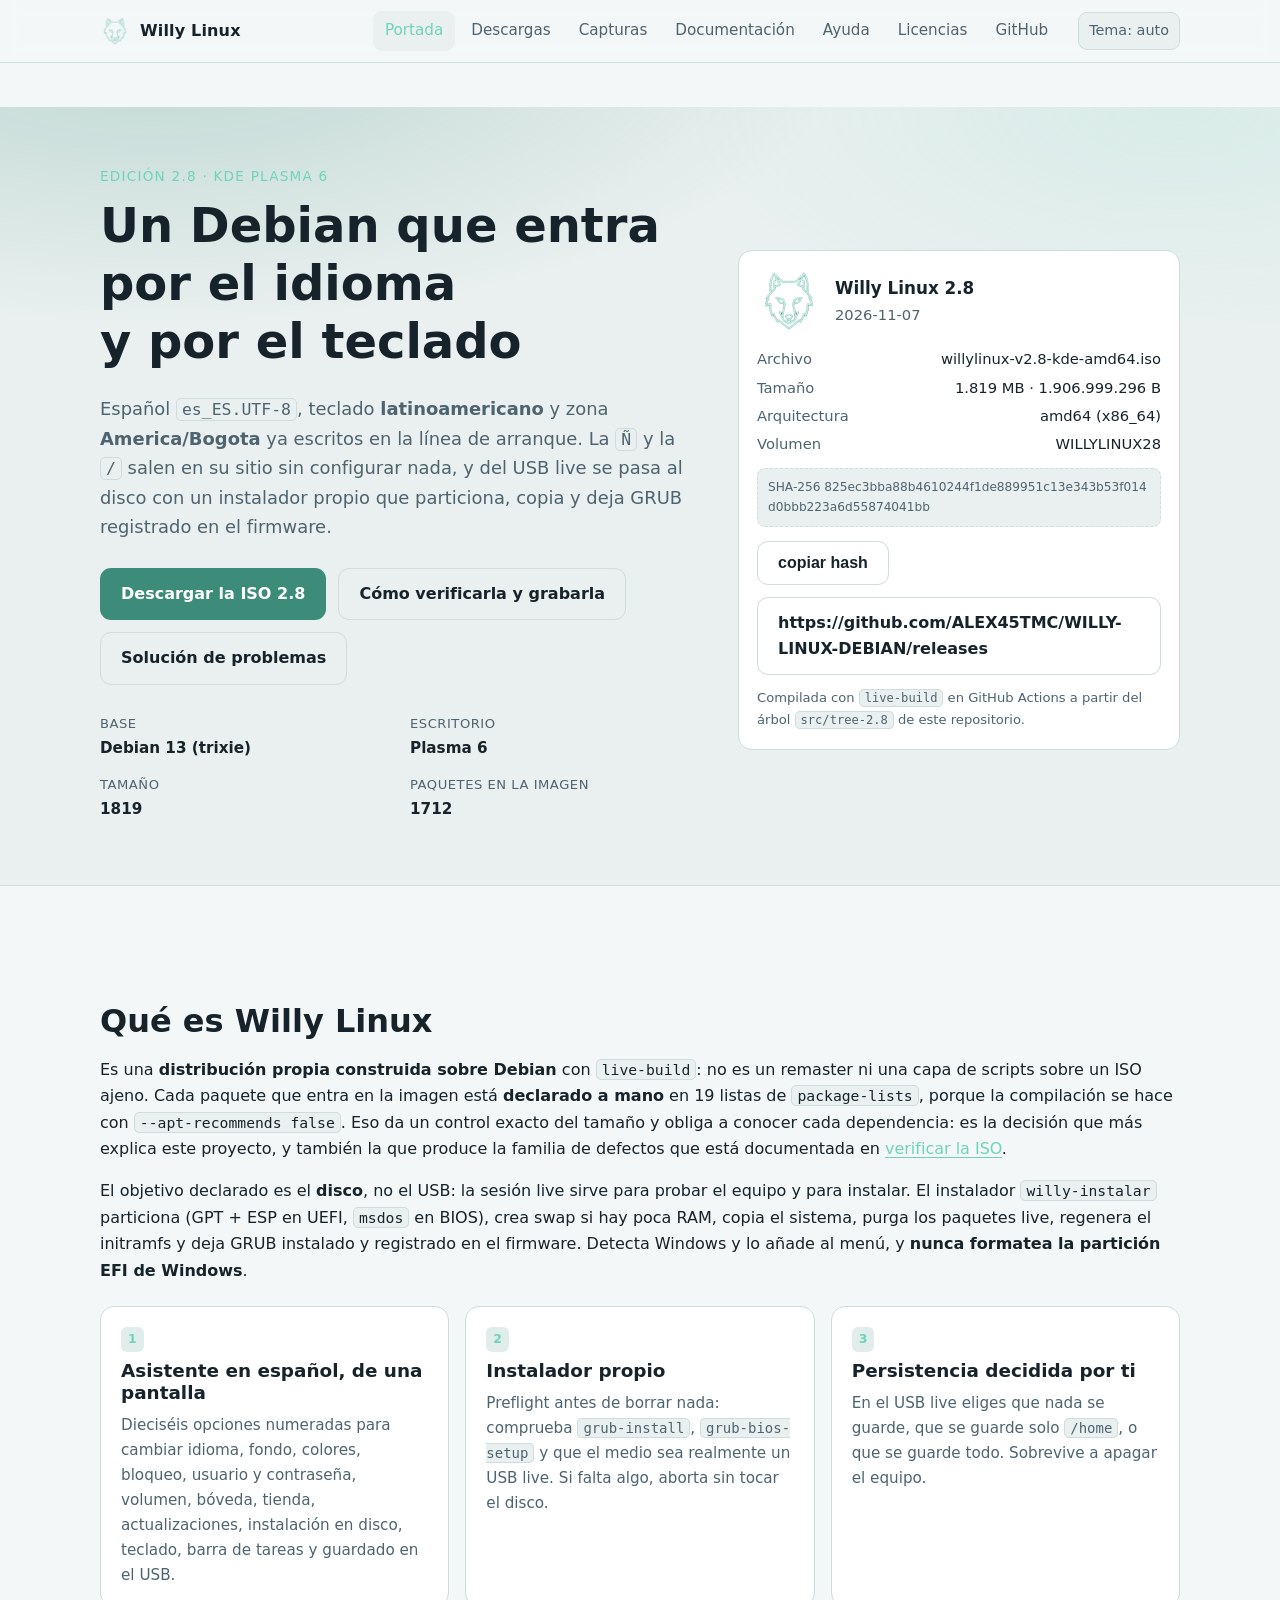
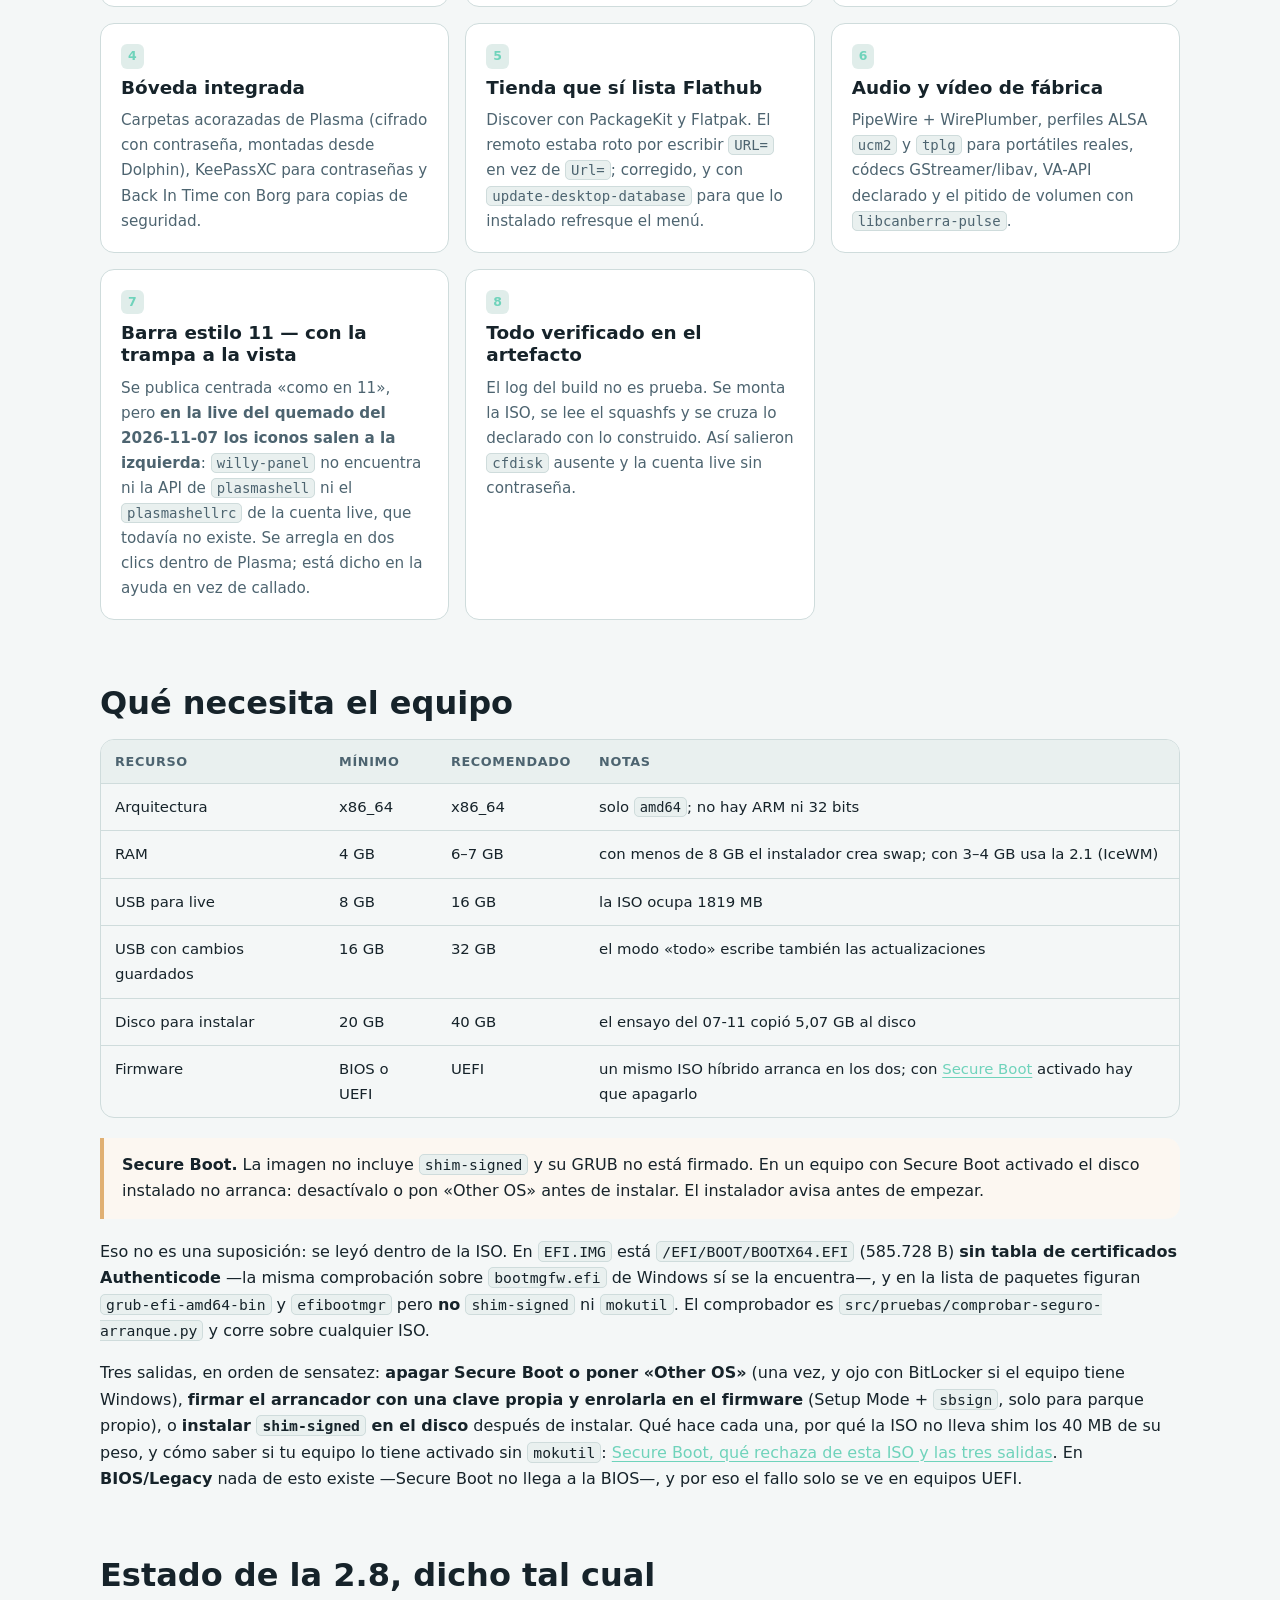
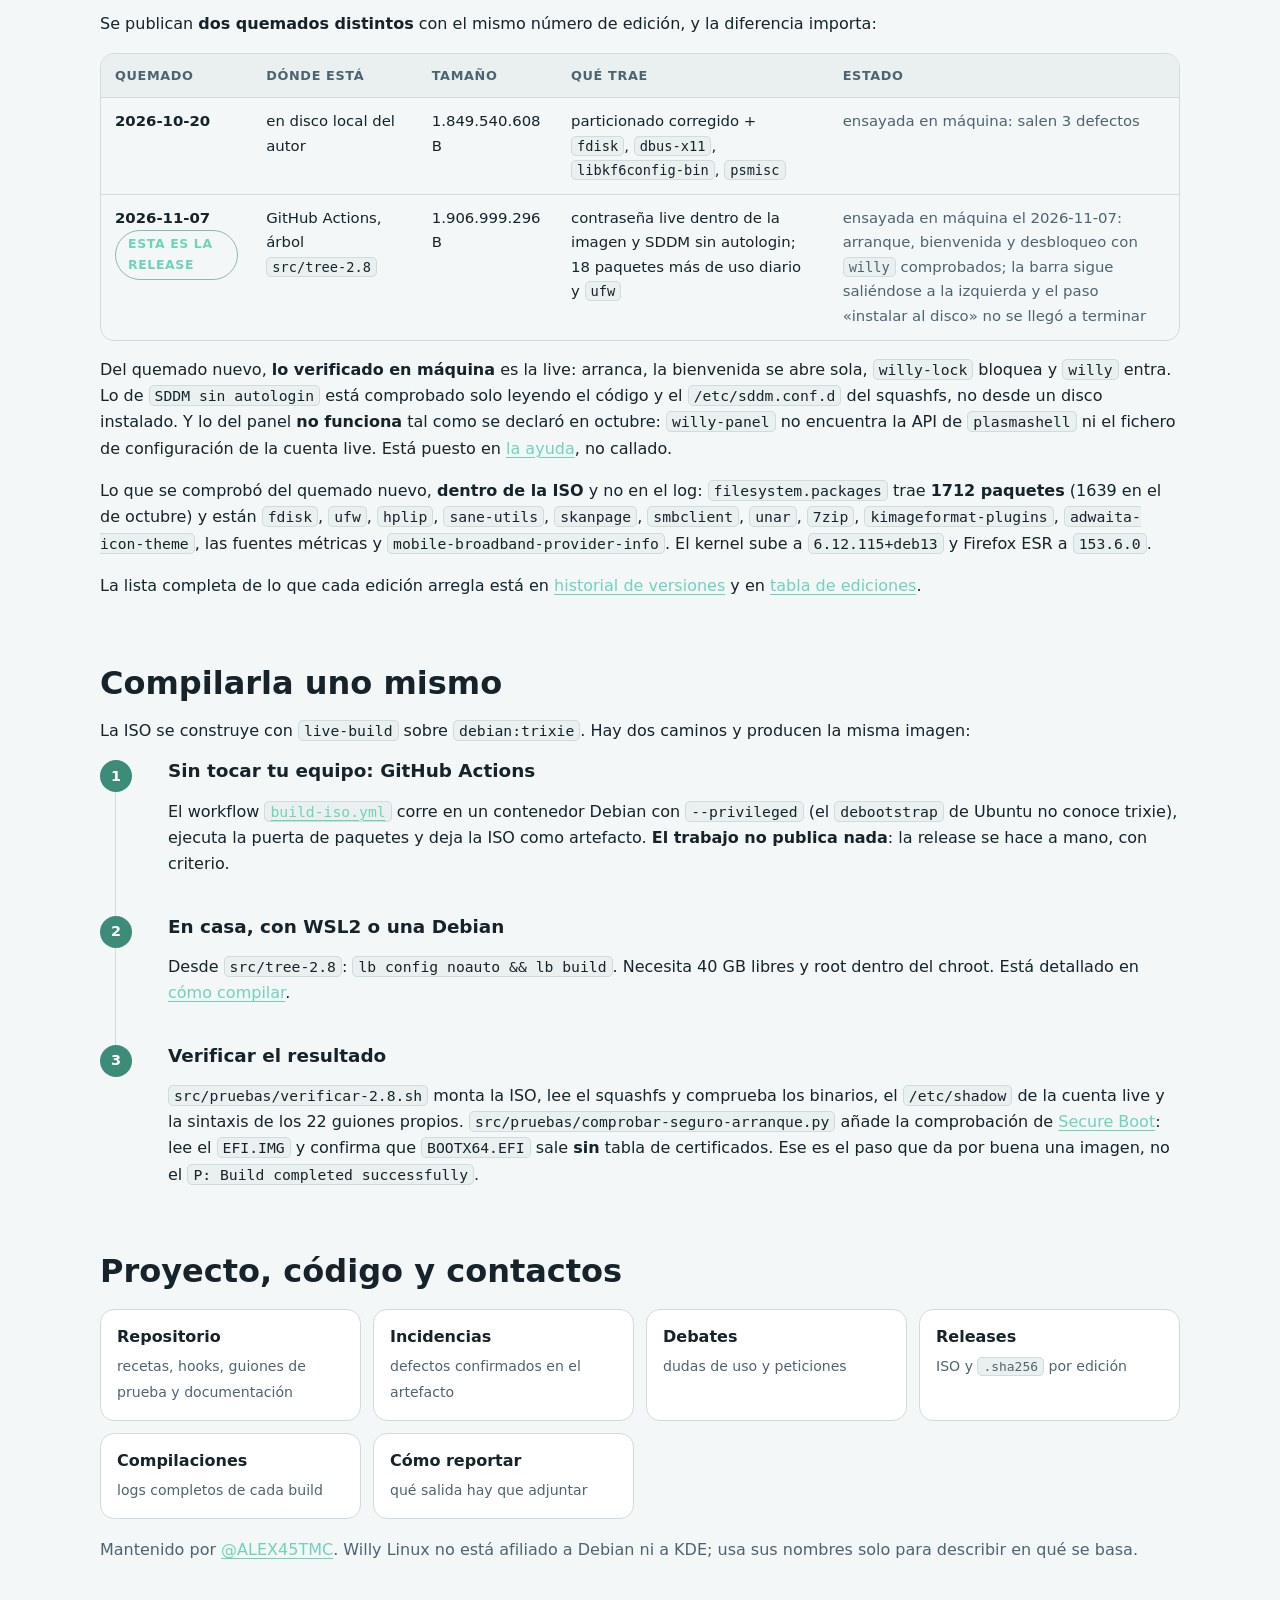
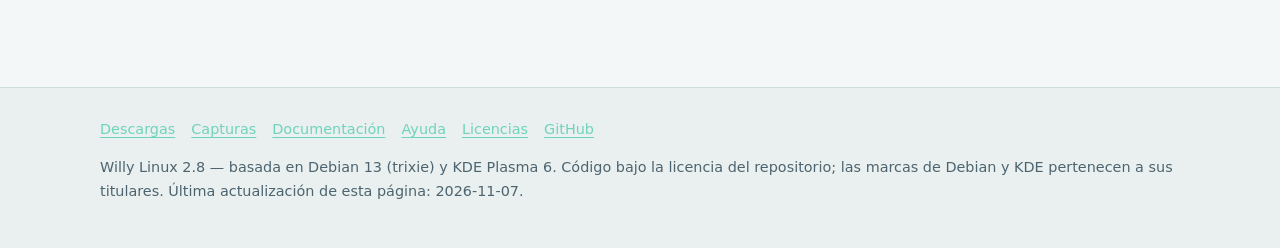
<file: index.html>
<!DOCTYPE html>
<html lang="es">
<head>
<meta charset="utf-8">
<meta name="viewport" content="width=device-width, initial-scale=1">
<title>Willy Linux 2.8 — distribución live e instalable sobre Debian, en español</title>
<meta name="description" content="Willy Linux 2.8: KDE Plasma 6 sobre Debian 13 trixie, en español, con teclado latinoamericano y zona America/Bogota ya en la línea de arranque. Live USB que instala al disco. ISO de 1819 MB con SHA-256.">
<meta name="color-scheme" content="dark light">
<meta property="og:title" content="Willy Linux 2.8 — Debian con Plasma 6, en español y listo para instalar">
<meta property="og:description" content="Distribución live e instalable basada en Debian 13. Arranca en BIOS y UEFI, particiona, copia y deja GRUB registrado. Idioma, teclado latam y hora de Bogotá desde el arranque.">
<meta property="og:type" content="website">
<meta property="og:image" content="img/logo-512.png">
<link rel="icon" href="img/logo-128.png">
<link rel="stylesheet" href="assets/css/estilo.css">
</head>
<body data-datos="datos-iso.json">

<header class="cabecera">
  <div class="interior">
    <a class="marca" href="index.html">
      <img src="img/logo-128.png" alt="Logo de Willy Linux (lobito)">
      <span>Willy&nbsp;Linux</span>
    </a>
    <nav class="navegacion" aria-label="Secciones">
      <a href="index.html" aria-current="page">Portada</a>
      <a href="descargas.html">Descargas</a>
      <a href="capturas.html">Capturas</a>
      <a href="documentacion.html">Documentación</a>
      <a href="ayuda.html">Ayuda</a>
      <a href="licencias.html">Licencias</a>
      <a href="https://github.com/ALEX45TMC/WILLY-LINUX-DEBIAN" rel="noopener">GitHub</a>
    </nav>
    <button id="tema" type="button">Tema: auto</button>
  </div>
</header>

<section class="portada">
  <div class="interior">
    <div class="fila">
      <div>
        <span class="eyebrow">Edición 2.8 · KDE Plasma 6</span>
        <h1>Un Debian que entra por el idioma<br>y por el teclado</h1>
        <p class="lema">
          Español <code>es_ES.UTF-8</code>, teclado <strong>latinoamericano</strong> y zona
          <strong>America/Bogota</strong> ya escritos en la línea de arranque. La <code>Ñ</code> y
          la <code>/</code> salen en su sitio sin configurar nada, y del USB live se pasa al disco
          con un instalador propio que particiona, copia y deja GRUB registrado en el firmware.
        </p>
        <div class="botones">
          <a class="boton" href="https://github.com/ALEX45TMC/WILLY-LINUX-DEBIAN/releases/tag/v2.8" rel="noopener">Descargar la ISO 2.8</a>
          <a class="boton secundario" href="descargas.html">Cómo verificarla y grabarla</a>
          <a class="boton secundario" href="ayuda.html">Solución de problemas</a>
        </div>
        <dl class="datos-portada">
          <div><dt>Base</dt><dd>Debian 13 (trixie)</dd></div>
          <div><dt>Escritorio</dt><dd>Plasma 6</dd></div>
          <div><dt>Tamaño</dt><dd data-dato="iso.mb">1819 MB</dd></div>
          <div><dt>Paquetes en la imagen</dt><dd data-dato="iso.paquetes">1712</dd></div>
        </dl>
      </div>

      <aside class="sello">
        <div class="fila-sello">
          <img src="img/logo-128.png" alt="">
          <div>
            <div class="nombre">Willy Linux 2.8</div>
            <div class="sub" data-dato="iso.compilada">compilada 2026-11-07</div>
          </div>
        </div>
        <dl>
          <dt>Archivo</dt><dd data-dato="iso.archivo">willylinux-v2.8-kde-amd64.iso</dd>
          <dt>Tamaño</dt><dd data-dato="iso.bytes" data-bytes>1819 MB</dd>
          <dt>Arquitectura</dt><dd data-dato="arquitectura">amd64</dd>
          <dt>Volumen</dt><dd data-dato="iso.volumen">WILLYLINUX28</dd>
        </dl>
        <div class="hash">
          SHA-256 <span data-dato="iso.sha256">825ec3bb…874041bb</span>
        </div>
        <div class="botones" style="margin-top:14px">
          <button class="boton secundario" data-copiar-hash disabled type="button">copiar hash</button>
          <a class="boton secundario" data-dato="enlaces.releases" href="https://github.com/ALEX45TMC/WILLY-LINUX-DEBIAN/releases">Releases</a>
        </div>
        <p class="sub" style="margin:12px 0 0;font-size:.82rem">
          Compilada con <code>live-build</code> en GitHub Actions a partir del árbol
          <code>src/tree-2.8</code> de este repositorio.
        </p>
      </aside>
    </div>
  </div>
</section>

<main class="interior">

<section id="que-es">
  <h2>Qué es Willy Linux</h2>
  <p>
    Es una <strong>distribución propia construida sobre Debian</strong> con
    <code>live-build</code>: no es un remaster ni una capa de scripts sobre un ISO ajeno. Cada
    paquete que entra en la imagen está <strong>declarado a mano</strong> en 19 listas de
    <code>package-lists</code>, porque la compilación se hace con
    <code>--apt-recommends false</code>. Eso da un control exacto del tamaño y obliga a conocer
    cada dependencia: es la decisión que más explica este proyecto, y también la que produce la
    familia de defectos que está documentada en
    <a href="documentacion.html#recomendaciones">verificar la ISO</a>.
  </p>
  <p>
    El objetivo declarado es el <strong>disco</strong>, no el USB: la sesión live sirve para
    probar el equipo y para instalar. El instalador <code>willy-instalar</code> particiona
    (GPT&nbsp;+&nbsp;ESP en UEFI, <code>msdos</code> en BIOS), crea swap si hay poca RAM, copia el
    sistema, purga los paquetes live, regenera el initramfs y deja GRUB instalado y registrado en
    el firmware. Detecta Windows y lo añade al menú, y <strong>nunca formatea la partición EFI de
    Windows</strong>.
  </p>

  <div class="grid">
    <div class="tarjeta">
      <span class="num">1</span>
      <h3>Asistente en español, de una pantalla</h3>
      <p>Dieciséis opciones numeradas para cambiar idioma, fondo, colores, bloqueo, usuario y
      contraseña, volumen, bóveda, tienda, actualizaciones, instalación en disco, teclado, barra de
      tareas y guardado en el USB.</p>
    </div>
    <div class="tarjeta">
      <span class="num">2</span>
      <h3>Instalador propio</h3>
      <p>Preflight antes de borrar nada: comprueba <code>grub-install</code>,
      <code>grub-bios-setup</code> y que el medio sea realmente un USB live. Si falta algo, aborta
      sin tocar el disco.</p>
    </div>
    <div class="tarjeta">
      <span class="num">3</span>
      <h3>Persistencia decidida por ti</h3>
      <p>En el USB live eliges que nada se guarde, que se guarde solo <code>/home</code>, o que se
      guarde todo. Sobrevive a apagar el equipo.</p>
    </div>
    <div class="tarjeta">
      <span class="num">4</span>
      <h3>Bóveda integrada</h3>
      <p>Carpetas acorazadas de Plasma (cifrado con contraseña, montadas desde Dolphin), KeePassXC
      para contraseñas y Back In Time con Borg para copias de seguridad.</p>
    </div>
    <div class="tarjeta">
      <span class="num">5</span>
      <h3>Tienda que sí lista Flathub</h3>
      <p>Discover con PackageKit y Flatpak. El remoto estaba roto por escribir <code>URL=</code>
      en vez de <code>Url=</code>; corregido, y con <code>update-desktop-database</code> para que
      lo instalado refresque el menú.</p>
    </div>
    <div class="tarjeta">
      <span class="num">6</span>
      <h3>Audio y vídeo de fábrica</h3>
      <p>PipeWire + WirePlumber, perfiles ALSA <code>ucm2</code> y <code>tplg</code> para
      portátiles reales, códecs GStreamer/libav, VA-API declarado y el pitido de volumen con
      <code>libcanberra-pulse</code>.</p>
    </div>
    <div class="tarjeta">
      <span class="num">7</span>
      <h3>Barra estilo 11 — con la trampa a la vista</h3>
      <p>Se publica centrada «como en 11», pero <strong>en la live del quemado del 2026-11-07 los
      iconos salen a la izquierda</strong>: <code>willy-panel</code> no encuentra ni la API de
      <code>plasmashell</code> ni el <code>plasmashellrc</code> de la cuenta live, que todavía no
      existe. Se arregla en dos clics dentro de Plasma; está dicho en la ayuda en vez de callado.</p>
    </div>
    <div class="tarjeta">
      <span class="num">8</span>
      <h3>Todo verificado en el artefacto</h3>
      <p>El log del build no es prueba. Se monta la ISO, se lee el squashfs y se cruza lo declarado
      con lo construido. Así salieron <code>cfdisk</code> ausente y la cuenta live sin contraseña.</p>
    </div>
  </div>
</section>

<section id="requisitos">
  <h2>Qué necesita el equipo</h2>
  <div class="tabla-envoltura">
    <table>
      <thead><tr><th>Recurso</th><th>Mínimo</th><th>Recomendado</th><th>Notas</th></tr></thead>
      <tbody>
        <tr><td>Arquitectura</td><td>x86_64</td><td>x86_64</td><td>solo <code>amd64</code>; no hay ARM ni 32 bits</td></tr>
        <tr><td>RAM</td><td>4 GB</td><td>6–7 GB</td><td>con menos de 8 GB el instalador crea swap; con 3–4 GB usa la 2.1 (IceWM)</td></tr>
        <tr><td>USB para live</td><td>8 GB</td><td>16 GB</td><td>la ISO ocupa 1819 MB</td></tr>
        <tr><td>USB con cambios guardados</td><td>16 GB</td><td>32 GB</td><td>el modo «todo» escribe también las actualizaciones</td></tr>
        <tr><td>Disco para instalar</td><td>20 GB</td><td>40 GB</td><td>el ensayo del 07-11 copió 5,07 GB al disco</td></tr>
        <tr><td>Firmware</td><td>BIOS o UEFI</td><td>UEFI</td><td>un mismo ISO híbrido arranca en los dos; con <a href="ayuda.html#secure-boot">Secure Boot</a> activado hay que apagarlo</td></tr>
      </tbody>
    </table>
  </div>

  <div class="aviso">
    <p><strong>Secure Boot.</strong> La imagen no incluye <code>shim-signed</code> y su GRUB no
    está firmado. En un equipo con Secure Boot activado el disco instalado no arranca: desactívalo
    o pon «Other OS» antes de instalar. El instalador avisa antes de empezar.</p>
  </div>
  <p>
    Eso no es una suposición: se leyó dentro de la ISO. En <code>EFI.IMG</code> está
    <code>/EFI/BOOT/BOOTX64.EFI</code> (585.728 B) <strong>sin tabla de certificados
    Authenticode</strong> —la misma comprobación sobre <code>bootmgfw.efi</code> de Windows sí se la
    encuentra—, y en la lista de paquetes figuran <code>grub-efi-amd64-bin</code> y
    <code>efibootmgr</code> pero <strong>no</strong> <code>shim-signed</code> ni
    <code>mokutil</code>. El comprobador es
    <code>src/pruebas/comprobar-seguro-arranque.py</code> y corre sobre cualquier ISO.
  </p>
  <p>
    Tres salidas, en orden de sensatez: <strong>apagar Secure Boot o poner «Other OS»</strong> (una
    vez, y ojo con BitLocker si el equipo tiene Windows), <strong>firmar el arrancador con una clave
    propia y enrolarla en el firmware</strong> (Setup Mode + <code>sbsign</code>, solo para parque
    propio), o <strong>instalar <code>shim-signed</code> en el disco</strong> después de
    instalar. Qué hace cada una, por qué la ISO no lleva shim los 40 MB de su peso, y cómo saber si tu
    equipo lo tiene activado sin <code>mokutil</code>: <a href="ayuda.html#secure-boot">Secure Boot,
    qué rechaza de esta ISO y las tres salidas</a>. En <strong>BIOS/Legacy</strong> nada de esto
    existe —Secure Boot no llega a la BIOS—, y por eso el fallo solo se ve en equipos UEFI.
  </p>
</section>

<section id="estado">
  <h2>Estado de la 2.8, dicho tal cual</h2>
  <p>
    Se publican <strong>dos quemados distintos</strong> con el mismo número de edición, y la
    diferencia importa:
  </p>
  <div class="tabla-envoltura">
    <table>
      <thead><tr><th>Quemado</th><th>Dónde está</th><th>Tamaño</th><th>Qué trae</th><th>Estado</th></tr></thead>
      <tbody>
        <tr>
          <td><strong>2026-10-20</strong></td>
          <td>en disco local del autor</td>
          <td>1.849.540.608 B</td>
          <td>particionado corregido + <code>fdisk</code>, <code>dbus-x11</code>,
              <code>libkf6config-bin</code>, <code>psmisc</code></td>
          <td><span class="reg">ensayada en máquina: salen 3 defectos</span></td>
        </tr>
        <tr>
          <td><strong>2026-11-07</strong> <span class="cinta viva">esta es la release</span></td>
          <td>GitHub Actions, árbol <code>src/tree-2.8</code></td>
          <td>1.906.999.296 B</td>
          <td>contraseña live dentro de la imagen y SDDM sin autologin; 18 paquetes más de
              uso diario y <code>ufw</code></td>
          <td><span class="reg">ensayada en máquina el 2026-11-07: arranque, bienvenida y
              desbloqueo con <code>willy</code> comprobados; la barra sigue saliéndose a la
              izquierda y el paso «instalar al disco» no se llegó a terminar</span></td>
        </tr>
      </tbody>
    </table>
  </div>
  <p>
    Del quemado nuevo, <strong>lo verificado en máquina</strong> es la live: arranca, la
    bienvenida se abre sola, <code>willy-lock</code> bloquea y <code>willy</code> entra.
    Lo de <code>SDDM sin autologin</code> está comprobado solo leyendo el código y el
    <code>/etc/sddm.conf.d</code> del squashfs, no desde un disco instalado. Y lo del panel
    <strong>no funciona</strong> tal como se declaró en octubre: <code>willy-panel</code> no
    encuentra la API de <code>plasmashell</code> ni el fichero de configuración de la cuenta
    live. Está puesto en <a href="ayuda.html#panel-izquierda">la ayuda</a>, no callado.
  </p>
  <p>
    Lo que se comprobó del quemado nuevo, <strong>dentro de la ISO</strong> y no en el log:
    <code>filesystem.packages</code> trae <strong>1712 paquetes</strong> (1639 en el de octubre) y
    están <code>fdisk</code>, <code>ufw</code>, <code>hplip</code>, <code>sane-utils</code>,
    <code>skanpage</code>, <code>smbclient</code>, <code>unar</code>, <code>7zip</code>,
    <code>kimageformat-plugins</code>, <code>adwaita-icon-theme</code>, las fuentes métricas y
    <code>mobile-broadband-provider-info</code>. El kernel sube a <code>6.12.115+deb13</code> y
    Firefox ESR a <code>153.6.0</code>.
  </p>
  <p>
    La lista completa de lo que cada edición arregla está en
    <a href="documentacion.html#historial">historial de versiones</a> y en
    <a href="documentacion.html#ediciones">tabla de ediciones</a>.
  </p>
</section>

<section id="compilar">
  <h2>Compilarla uno mismo</h2>
  <p>
    La ISO se construye con <code>live-build</code> sobre <code>debian:trixie</code>. Hay dos
    caminos y producen la misma imagen:
  </p>
  <ol class="pasos">
    <li>
      <h3>Sin tocar tu equipo: GitHub Actions</h3>
      <p>El workflow <a href="https://github.com/ALEX45TMC/WILLY-LINUX-DEBIAN/actions/workflows/build-iso.yml" rel="noopener"><code>build-iso.yml</code></a>
      corre en un contenedor Debian con <code>--privileged</code> (el <code>debootstrap</code> de
      Ubuntu no conoce trixie), ejecuta la puerta de paquetes y deja la ISO como artefacto.
      <strong>El trabajo no publica nada</strong>: la release se hace a mano, con criterio.</p>
    </li>
    <li>
      <h3>En casa, con WSL2 o una Debian</h3>
      <p>Desde <code>src/tree-2.8</code>: <code>lb config noauto &amp;&amp; lb build</code>. Necesita
      40 GB libres y root dentro del chroot. Está detallado en
      <a href="documentacion.html#compilar">cómo compilar</a>.</p>
    </li>
    <li>
      <h3>Verificar el resultado</h3>
      <p><code>src/pruebas/verificar-2.8.sh</code> monta la ISO, lee el squashfs y comprueba los
      binarios, el <code>/etc/shadow</code> de la cuenta live y la sintaxis de los 22 guiones
      propios. <code>src/pruebas/comprobar-seguro-arranque.py</code> añade la comprobación de
      <a href="ayuda.html#secure-boot">Secure Boot</a>: lee el <code>EFI.IMG</code> y confirma que
      <code>BOOTX64.EFI</code> sale <strong>sin</strong> tabla de certificados. Ese es el paso que da
      por buena una imagen, no el <code>P: Build completed successfully</code>.</p>
    </li>
  </ol>
</section>

<section id="comunidad">
  <h2>Proyecto, código y contactos</h2>
  <div class="enlaces">
    <a class="enlace-tarjeta" href="https://github.com/ALEX45TMC/WILLY-LINUX-DEBIAN" rel="noopener">
      <strong>Repositorio</strong><span>recetas, hooks, guiones de prueba y documentación</span>
    </a>
    <a class="enlace-tarjeta" href="https://github.com/ALEX45TMC/WILLY-LINUX-DEBIAN/issues" rel="noopener">
      <strong>Incidencias</strong><span>defectos confirmados en el artefacto</span>
    </a>
    <a class="enlace-tarjeta" href="https://github.com/ALEX45TMC/WILLY-LINUX-DEBIAN/discussions" rel="noopener">
      <strong>Debates</strong><span>dudas de uso y peticiones</span>
    </a>
    <a class="enlace-tarjeta" href="https://github.com/ALEX45TMC/WILLY-LINUX-DEBIAN/releases" rel="noopener">
      <strong>Releases</strong><span>ISO y <code>.sha256</code> por edición</span>
    </a>
    <a class="enlace-tarjeta" href="https://github.com/ALEX45TMC/WILLY-LINUX-DEBIAN/actions" rel="noopener">
      <strong>Compilaciones</strong><span>logs completos de cada build</span>
    </a>
    <a class="enlace-tarjeta" href="ayuda.html#reportar">
      <strong>Cómo reportar</strong><span>qué salida hay que adjuntar</span>
    </a>
  </div>
  <p class="reg" style="margin-top:18px">
    Mantenido por <a href="https://github.com/ALEX45TMC" rel="noopener">@ALEX45TMC</a>. Willy Linux
    no está afiliado a Debian ni a KDE; usa sus nombres solo para describir en qué se basa.
  </p>
</section>

</main>

<footer class="pie">
  <div class="interior">
    <nav aria-label="Pie">
      <a href="descargas.html">Descargas</a>
      <a href="capturas.html">Capturas</a>
      <a href="documentacion.html">Documentación</a>
      <a href="ayuda.html">Ayuda</a>
      <a href="licencias.html">Licencias</a>
      <a href="https://github.com/ALEX45TMC/WILLY-LINUX-DEBIAN" rel="noopener">GitHub</a>
    </nav>
    <p>
      Willy Linux 2.8 — basada en Debian 13 (trixie) y KDE Plasma 6. Código bajo la licencia del
      repositorio; las marcas de Debian y KDE pertenecen a sus titulares.
      Última actualización de esta página: <span data-dato="actualizada">2026-11-07</span>.
    </p>
  </div>
</footer>

<script src="assets/js/main.js"></script>
</body>
</html>
</file>
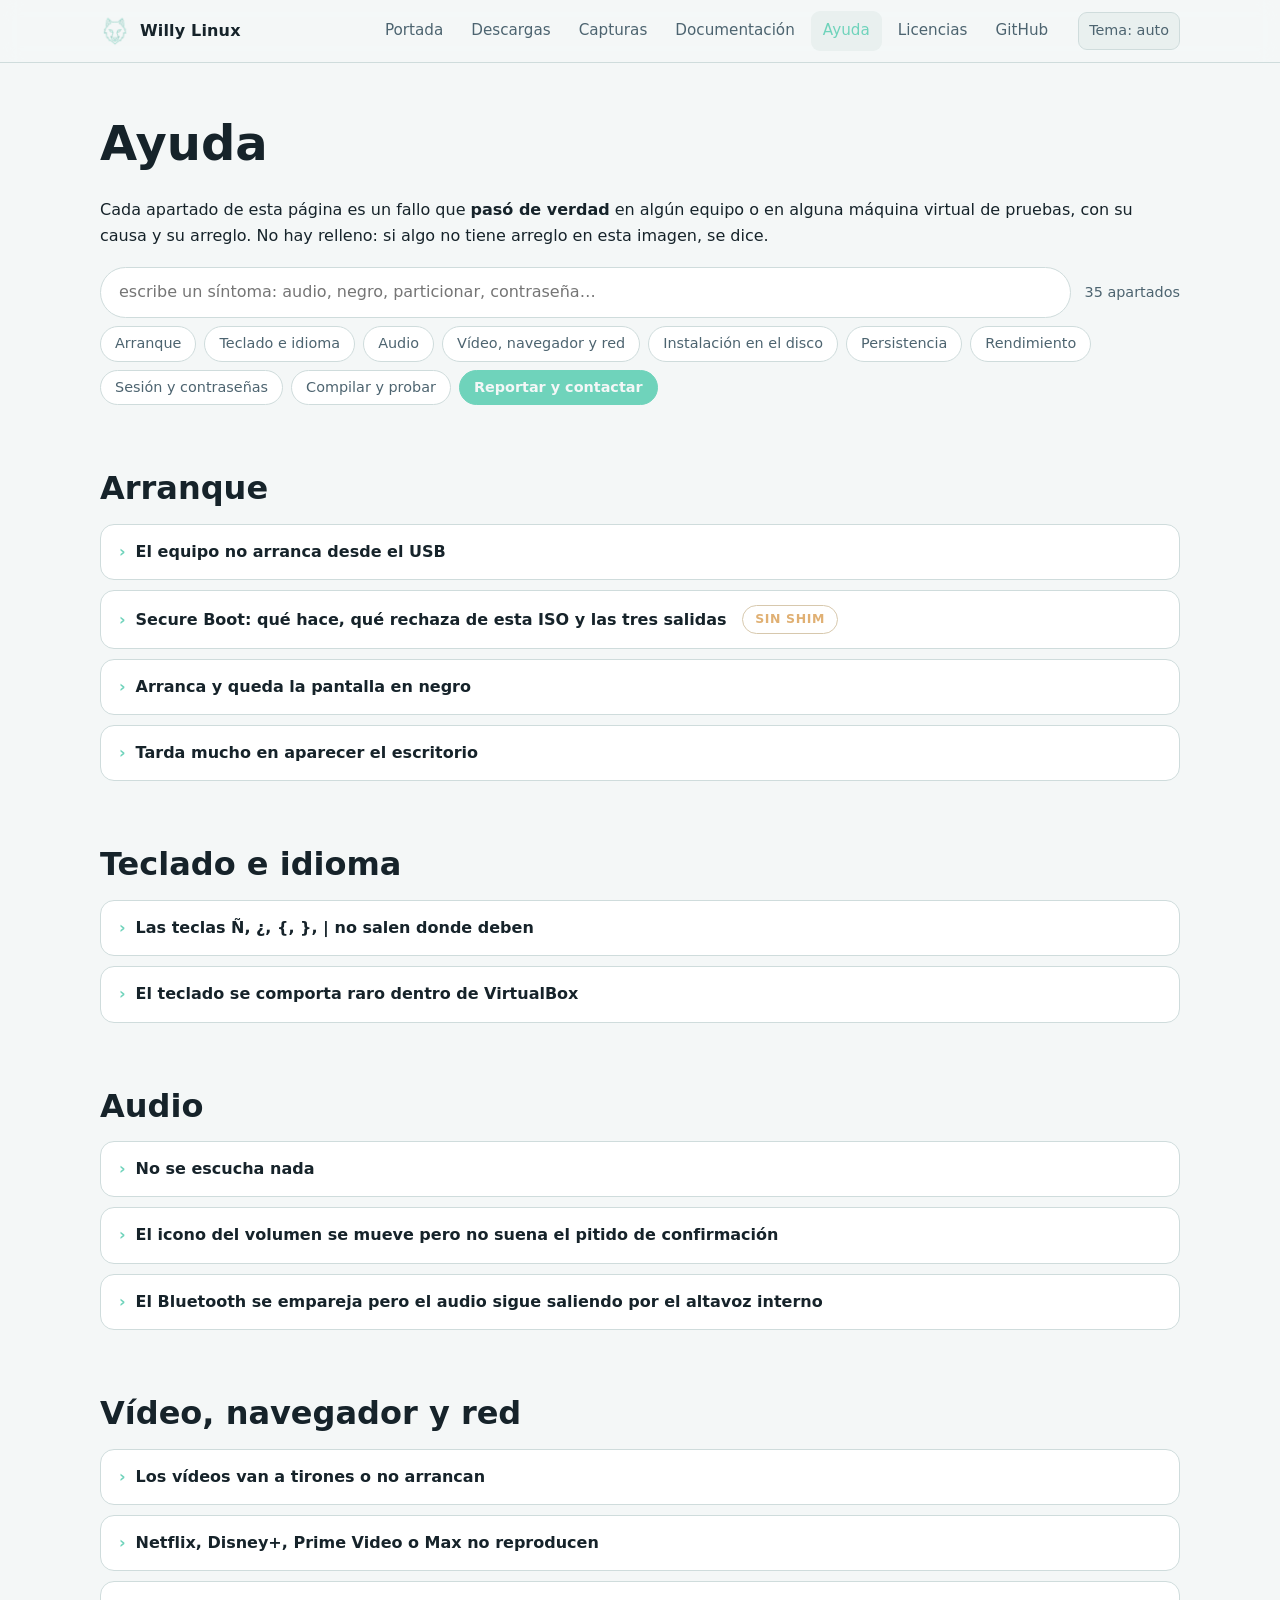
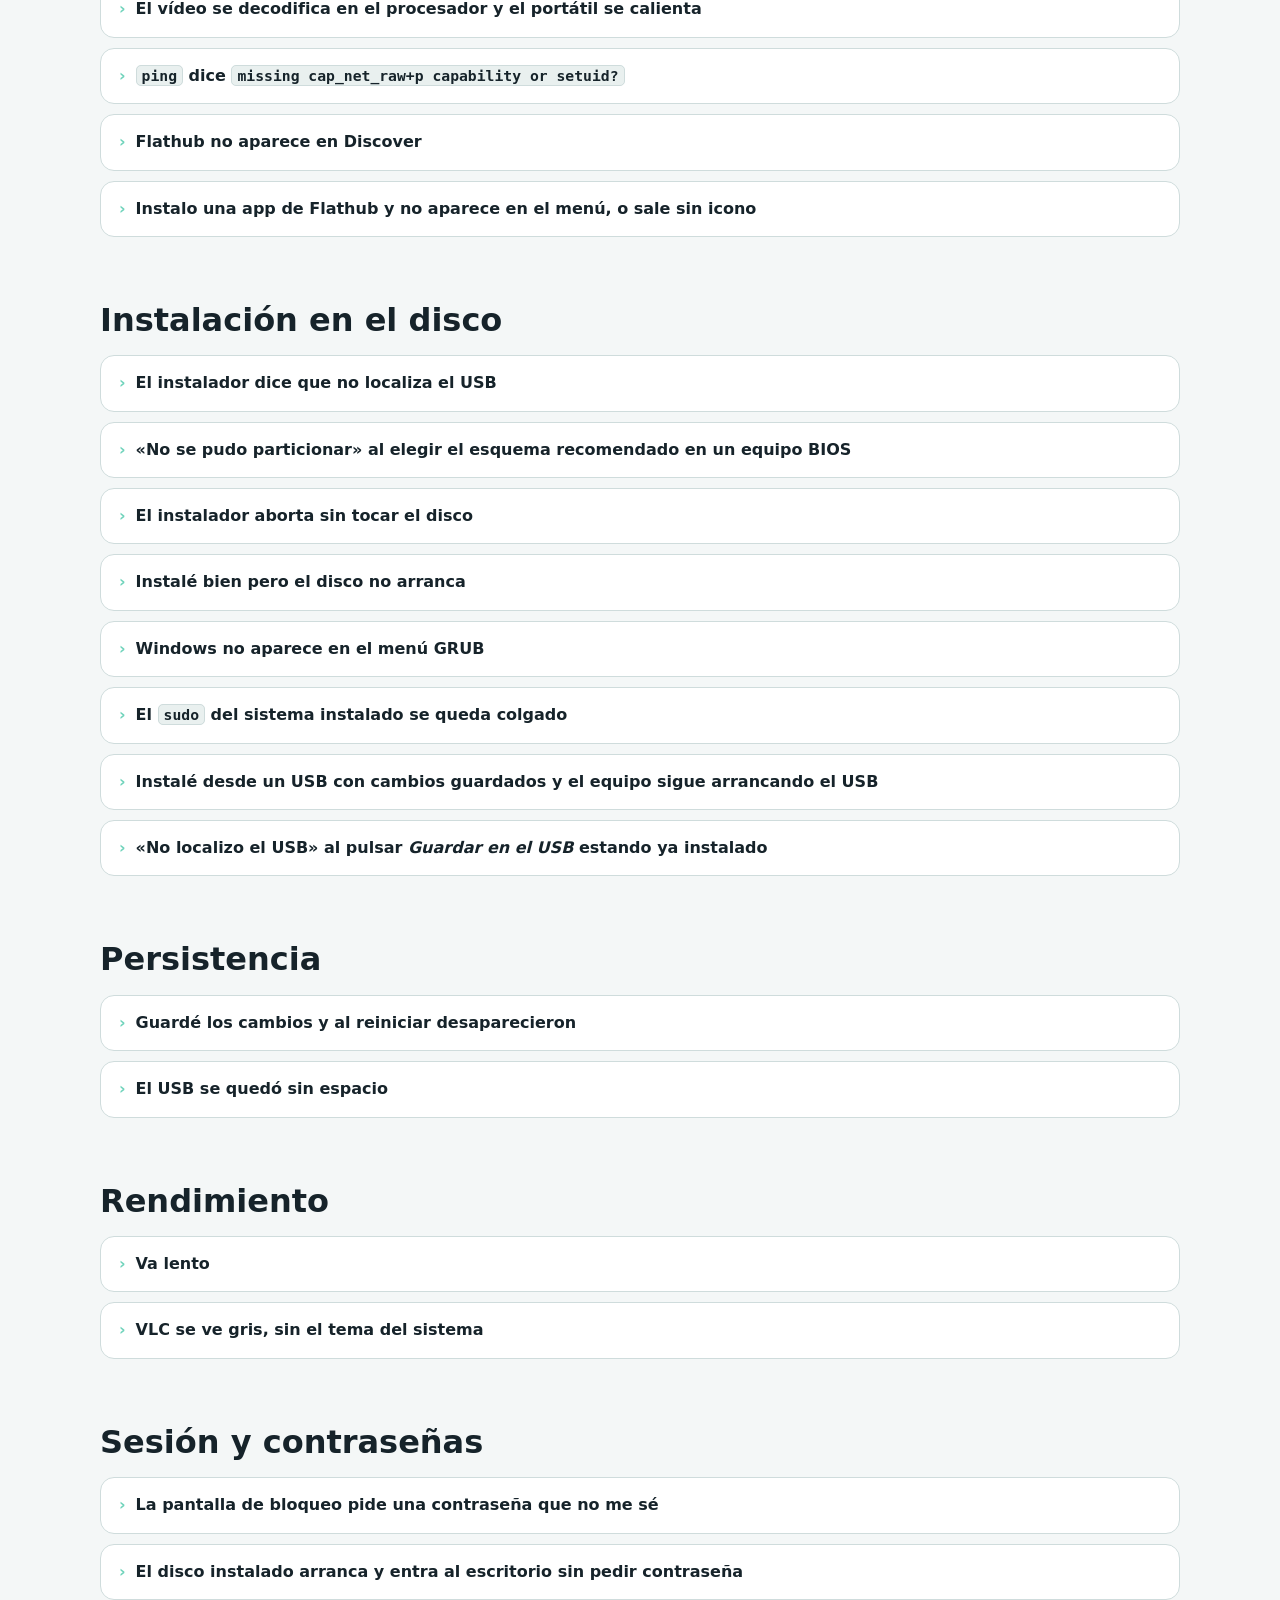
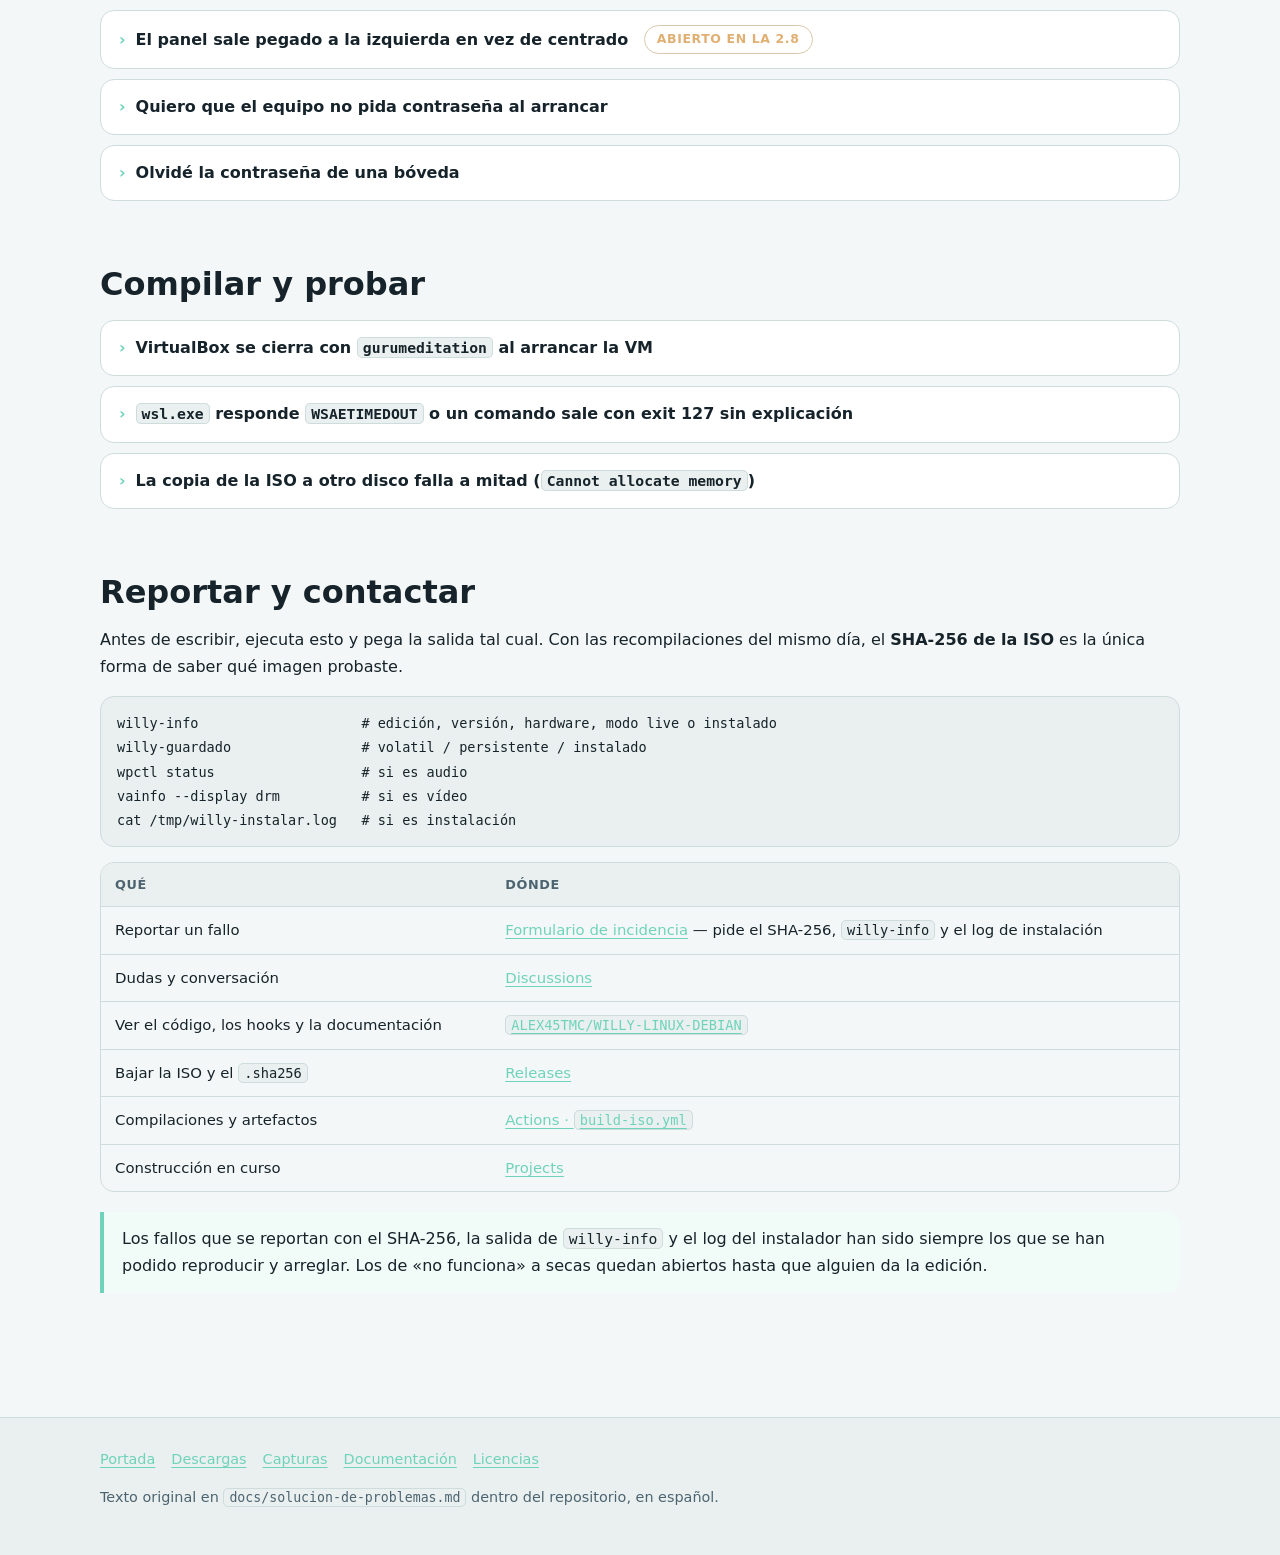
<file: ayuda.html>
<!DOCTYPE html>
<html lang="es">
<head>
<meta charset="utf-8">
<meta name="viewport" content="width=device-width, initial-scale=1">
<title>Ayuda y solución de problemas de Willy Linux — síntoma, causa y qué hacer</title>
<meta name="description" content="Solución de problemas de Willy Linux: el USB no arranca, pantalla en negro, sin audio, vídeos a tirones, el instalador aborta, el disco no arranca, persistencia, la contraseña de la live y cómo reportar un fallo en GitHub.">
<meta name="color-scheme" content="dark light">
<link rel="icon" href="img/logo-128.png">
<link rel="stylesheet" href="assets/css/estilo.css">
</head>
<body data-datos="datos-iso.json">

<header class="cabecera">
  <div class="interior">
    <a class="marca" href="index.html">
      <img src="img/logo-128.png" alt="Logo de Willy Linux (lobito)">
      <span>Willy&nbsp;Linux</span>
    </a>
    <nav class="navegacion" aria-label="Secciones">
      <a href="index.html">Portada</a>
      <a href="descargas.html">Descargas</a>
      <a href="capturas.html">Capturas</a>
      <a href="documentacion.html">Documentación</a>
      <a href="ayuda.html" aria-current="page">Ayuda</a>
      <a href="licencias.html">Licencias</a>
      <a href="https://github.com/ALEX45TMC/WILLY-LINUX-DEBIAN" rel="noopener">GitHub</a>
    </nav>
    <button id="tema" type="button">Tema: auto</button>
  </div>
</header>

<main class="interior">

<section id="arriba">
  <h1>Ayuda</h1>
  <p>
    Cada apartado de esta página es un fallo que <strong>pasó de verdad</strong> en algún equipo o en
    alguna máquina virtual de pruebas, con su causa y su arreglo. No hay relleno: si algo no tiene
    arreglo en esta imagen, se dice.
  </p>
  <div class="buscador">
    <input id="buscar-ayuda" type="search" placeholder="escribe un síntoma: audio, negro, particionar, contraseña…" aria-label="Buscar en la ayuda">
    <span class="recuento" id="buscador-recuento"></span>
  </div>
  <nav class="indice" aria-label="Secciones de la ayuda">
    <a href="#arranque">Arranque</a>
    <a href="#teclado">Teclado e idioma</a>
    <a href="#audio">Audio</a>
    <a href="#video-red">Vídeo, navegador y red</a>
    <a href="#instalacion">Instalación en el disco</a>
    <a href="#persistencia">Persistencia</a>
    <a href="#rendimiento">Rendimiento</a>
    <a href="#sesion">Sesión y contraseñas</a>
    <a href="#compilar">Compilar y probar</a>
    <a href="#reportar">Reportar y contactar</a>
  </nav>
</section>

<section id="arranque">
  <h2>Arranque</h2>

  <details class="detalles" data-buscable id="no-arranca-usb">
    <summary>El equipo no arranca desde el USB</summary>
    <div class="cuerpo">
      <ol class="pasos">
        <li><h3>Menú de arranque temporal</h3><p>Entra al firmware (<kbd>F12</kbd>, <kbd>F8</kbd>, <kbd>Esc</kbd>, <kbd>F2</kbd> o <kbd>Del</kbd> al encender) y elige el USB.</p></li>
        <li><h3>Secure Boot</h3><p>El arrancador <code>BOOTX64.EFI</code> de la ISO no está firmado por Microsoft, así que un firmware con Secure Boot impuesto lo rechaza: desactívalo o pon «Other OS». Está todo en <a href="#secure-boot">Secure Boot, qué rechaza y las tres salidas</a>.</p></li>
        <li><h3>Cambia de modo</h3><p>Si grabaste pensando en UEFI, prueba Legacy/CSM, y al revés.</p></li>
        <li><h3>Puerto</h3><p>Algunos portátiles ignoran USB 3.0 durante el arranque. Prueba un USB 2.0.</p></li>
        <li><h3>Vuelve a grabar en modo DD</h3><p>Con Rufus en modo <em>DD-image</em>, o con <code>dd</code>. Copiar la ISO con el explorador de archivos no deja un disco arrancable.</p></li>
      </ol>
      <p>Con el USB ya arrancado, usa el menú <strong>Comprobar la integridad del USB</strong>.</p>
    </div>
  </details>

  <details class="detalles" data-buscable id="secure-boot">
    <summary>Secure Boot: qué hace, qué rechaza de esta ISO y las tres salidas <span class="cinta atencion">sin shim</span></summary>
    <div class="cuerpo">
      <p><strong>Qué es.</strong> Secure Boot es una comprobación del firmware UEFI: antes de
      ejecutar un arrancador mira si tiene una firma digital (Authenticode) reconocida por las
      claves que trae la máquina —la de Microsoft, sobre todo—. Si no la tiene, el firmware
      <em>no lo ejecuta</em> y la pantalla se queda en el menú de la BIOS o en
      <code>Verification failed: (0x1A) Security Violation</code>. No es un mensaje de Willy Linux:
      es el firmware hablando antes de que arranque nada.</p>

      <p><strong>Qué hay dentro de nuestra ISO.</strong> Comprobado sobre el artefacto, no sobre el
      log de la compilación (<code>src/pruebas/comprobar-seguro-arranque.py</code>):</p>
      <pre><code>$ python src/pruebas/comprobar-seguro-arranque.py willylinux-v2.8-kde-amd64.iso
== paquetes dentro del ISO ==
  shim-signed            -- NO esta
  grub-efi-amd64-bin     esta
  mokutil                -- NO esta

== EFI.IMG: 622592 bytes, FAT12, 512 bytes/sector, 4 sectores/cluster ==
  ficheros dentro de la FAT: /EFI/BOOT/BOOTX64.EFI
  /EFI/BOOT/BOOTX64.EFI    585728 B  SIN FIRMA  [tabla 0 bytes, RVA 0x0]

  veredicto: con Secure Boot activado este arrancador NO pasa</code></pre>
      <p>El comprobador se validó contra ficheros EFI de Windows
      (<code>bootmgfw.efi</code> y <code>memtest.efi</code>), que sí salen como firmados con una
      tabla de certificados de 52 bytes: o sea que la comparación entre un <code>.efi</code> firmado
      y el nuestro está hecha con el mismo programa.</p>

      <p><strong>Qué rechaza, en concreto.</strong> El mismo arrancador sin firma sirve para las dos
      cosas, así que con Secure Boot impuesto se rechazan <em>las dos</em>:</p>
      <div class="tabla-envoltura">
        <table>
          <thead><tr><th>Caso</th><th>Qué ejecuta el firmware</th><th>Con Secure Boot activado</th></tr></thead>
          <tbody>
            <tr><td>USB en UEFI</td><td><code>/EFI/BOOT/BOOTX64.EFI</code> dentro de <code>EFI.IMG</code> (585.728 B, sin firma)</td><td>lo esperado es que no arranque</td></tr>
            <tr><td>Disco instalado en UEFI</td><td><code>grubx64.efi</code> que <code>grub-install</code> saca de <code>grub-efi-amd64-bin</code> —el paquete de Debian tampoco viene firmado por Microsoft—</td><td><strong>no arranca</strong>; el instalador avisa antes de empezar</td></tr>
            <tr><td>Cualquier caso en BIOS</td><td><code>isolinux</code> y el sector de arranque</td><td>da igual: Secure Boot no existe en BIOS</td></tr>
          </tbody>
        </table>
      </div>
      <p class="reg">El caso del USB está <strong>deducido del artefacto, no medido en un equipo
      real</strong>: en VirtualBox el firmware EFI de las pruebas venía con Secure Boot apagado y no
      se ha probado en una máquina con él puesto. El del disco instalado sí es lo que se ve en
      pantalla: el disco queda sin arrancar y hay que tocar el firmware.</p>

      <p><strong>Cómo saber si lo tienes activado, desde Willy Linux.</strong> La imagen no trae
      <code>mokutil</code> (está comprobado arriba), así que se lee la variable EFI directamente,
      que es exactamente lo que hace el instalador:</p>
      <pre><code>for v in /sys/firmware/efi/efivars/SecureBoot-*; do
    printf '%s  ' "$(basename "$v")"
    od -An -tu1 -j4 -N1 "$v" 2&gt;/dev/null
done
SecureBoot-…  1        # 1 = activado, 0 = apagado</code></pre>
      <p>Si sale <code>1</code> y además la máquina está en <em>Setup Mode</em>, la comprobación no
      se está aplicando; con las claves instaladas (<em>User Mode</em>) sí.</p>

      <h3>Las tres salidas</h3>
      <ol class="pasos">
        <li>
          <h3>Apagarlo o poner «Other OS» (la recomendada)</h3>
          <p>En el firmware (<kbd>F2</kbd>, <kbd>Del</kbd>, <kbd>F10</kbd> o <kbd>Esc</kbd> al
          encender) suele estar en <em>Boot</em>, <em>Security</em> o <em>Authentication</em>.
          Muchos portátiles tienen el conmutador «Other OS» / «Installs other operating systems»,
          que hace lo mismo sin desactivar el resto. Es una decisión de una vez: el disco instalado
          arranca igual a partir de ahí.</p>
          <p><strong>Si el equipo tiene Windows con BitLocker,</strong> cambiar la configuración de
          Secure Boot mueve la medida PCR7 y Windows puede pedir la <strong>clave de recuperación</strong>
          al arrancar. Suspende BitLocker (<em>Suspend-Protection</em> o la opción del panel de
          Windows) antes de tocar nada, o ten la clave a mano.</p>
        </li>
        <li>
          <h3>Firmar el arrancador tú mismo con una clave propia</h3>
          <p>Ruta de laboratorio: se genera una clave MOK/db propia, se arranca el firmware en
          <em>Setup Mode</em>, se enrola el certificado y se firma <code>BOOTX64.EFI</code> y
          <code>grubx64.efi</code> con <code>sbsign</code>. Da para un parque cerrado de equipos
          propios, no para una imagen que reparte gente: cada máquina tendría que enrolar tu clave, y
          la ISO pública no puede llevar una clave privada dentro.</p>
        </li>
        <li>
          <h3>Añadir <code>shim-signed</code> en el disco instalado</h3>
          <p>Es lo que hacen las distribuciones firmadas: un segundo arrancador pequeño firmado por
          Microsoft (<code>shim</code>) que arranca GRUB y, la primera vez, pide en pantalla que
          enrolen la clave de la distribución con <code>mokutil</code>. En Willy Linux se puede hacer
          <strong>después de instalar</strong>, con red:</p>
          <pre><code>sudo apt update
sudo apt install shim-signed mokutil     # deja la clave en /etc/uefi/certs/*.crt
sudo grub-install --force-extra-removable
sudo mokutil --import /etc/uefi/certs/*.crt   # pide una contraseña de una sola vez
sudo reboot                                      # y ahí sale la pantalla azul de enrolar MOK</code></pre>
          <p>No se incluye en la imagen a propósito: son unos <strong>40 MB</strong> más en cada ISO,
          obliga a un segundo arranque con pantalla azul y mete en la máquina una clave de terceros.
          Los equipos donde se usa esta distribución van en BIOS o con Secure Boot apagado, y ahí
          sobra.</p>
        </li>
      </ol>

      <div class="aviso">
        <p><strong>El instalador ya avisa.</strong> En UEFI lee la variable <code>SecureBoot</code> y,
        si está a 1, saca un aviso antes de borrar nada: «Willy Linux usa su propio cargador sin
        firmar, así que con Secure Boot puesto no arrancará desde el disco». Puedes cancelar ahí,
        apagar Secure Boot y volver a empezar, o instalar igual y tocar el firmware después.</p>
      </div>
      <p class="reg">El arranque por <strong>BIOS/Legacy</strong> no tiene este problema: si tu
      firmware lo ofrece, graba el USB y arranca por esa entrada.</p>
    </div>
  </details>

  <details class="detalles" data-buscable id="pantalla-negra">
    <summary>Arranca y queda la pantalla en negro</summary>
    <div class="cuerpo">
      <p>Aceleración gráfica incompatible. En el menú pulsa <kbd>TAB</kbd> (BIOS) o <kbd>e</kbd> (UEFI)
      y añade <code>nomodeset</code>, o elige la entrada <strong>modo seguro</strong>.</p>
      <p>Si así entra, el problema es el controlador de la GPU: arranca con <code>nomodeset</code> y
      busca el controlador propietario de tu tarjeta.</p>
    </div>
  </details>

  <details class="detalles" data-buscable id="tarda-el-escritorio">
    <summary>Tarda mucho en aparecer el escritorio</summary>
    <div class="cuerpo">
      <p>Con 3–4 GB de RAM y disco mecánico, Plasma tarda; es normal que pasen uno o dos minutos.
      <code>willy-monitor</code> muestra qué está ocupando.</p>
      <p class="reg">En máquina virtual, los arranques UEFI de la 2.5/2.8 con 4 GB de RAM y DVD virtual
      han tardado casi 7 minutos en pintar el escritorio. La pantalla en negro durante un rato no es un cuelgue.</p>
      <p>Si el equipo tiene 3 GB o menos, usa la edición 2.1, que es IceWM.</p>
    </div>
  </details>
</section>

<section id="teclado">
  <h2>Teclado e idioma</h2>

  <details class="detalles" data-buscable id="nn-no-sale">
    <summary>Las teclas Ñ, ¿, {, }, | no salen donde deben</summary>
    <div class="cuerpo">
      <p>El teclado no está en latinoamericano. Opción <strong>13 · Teclado</strong> del asistente, o
      <em>Teclado</em> en el panel de ajustes. Desde el terminal:</p>
      <pre><code>setxkbmap -query</code></pre>
      <div class="aviso">
        <p>Bajo Wayland, <code>setxkbmap</code> avisa <code>Running setxkbmap against an Xwayland
        server</code> y puede responder <code>layout: us</code> aunque las aplicaciones nativas estén
        en latam. <strong>No te fíes de esa salida</strong>: prueba escribiendo.</p>
      </div>
    </div>
  </details>

  <details class="detalles" data-buscable id="teclado-virtualbox">
    <summary>El teclado se comporta raro dentro de VirtualBox</summary>
    <div class="cuerpo">
      <p>Es el layout de VirtualBox, no el del sistema: Dispositivos → Teclado → Distribución →
      <em>Latin American</em>. Además, con teclado latam activado VirtualBox deforma
      <code>-</code>, <code>/</code> y <code>=</code> al enviar cadenas; por eso las pruebas
      automatizadas del proyecto envían scancodes crudos con <code>keyboardputscancode</code>
      en vez de <code>keyboardputstring</code>.</p>
    </div>
  </details>
</section>

<section id="audio">
  <h2>Audio</h2>

  <details class="detalles" data-buscable id="no-se-escucha">
    <summary>No se escucha nada</summary>
    <div class="cuerpo">
      <pre><code>wpctl status                     # ¿PipeWire vive y ve la tarjeta?
wpctl get-volume @DEFAULT_AUDIO_SINK@
amixer contents | head           # ¿algún control está en [mute]?</code></pre>
      <ul>
        <li>Si <code>wpctl status</code> no lista ningún <em>Sink</em>: PipeWire no arrancó.
        <code>systemctl --user status pipewire</code>.</li>
        <li>Si hay <em>device</em> pero el volumen está en <code>0.00</code> o <code>[MUTE]</code>:
        sube desde <em>Mezclador de volumen</em> (opción 6 del asistente) o con
        <code>amixer set Master unmute</code>.</li>
        <li>En muchos portátiles (Realtek con amplificador, Intel SSE/CHT) hace falta perfil ALSA:
        <code>alsa-ucm-conf</code> y <code>alsa-topology-conf</code> están incluidos desde la 2.5 del
        2026-10-17. Si tu tarjeta no tiene perfil <code>ucm2</code>, el icono aparece pero la barra
        no manda nada: usa <code>amixer</code> o <code>pavucontrol</code> <strong>y repórtalo</strong>.</li>
      </ul>
    </div>
  </details>

  <details class="detalles" data-buscable id="pitido-volumen">
    <summary>El icono del volumen se mueve pero no suena el pitido de confirmación</summary>
    <div class="cuerpo">
      <p>Faltaba <code>libcanberra-pulse</code>: es <em>Recommends</em> de <code>plasma-pa</code> y la
      imagen se construye con <code>--apt-recommends false</code>. Está incluido desde el 2026-10-17.</p>
    </div>
  </details>

  <details class="detalles" data-buscable id="bluetooth-altavoz">
    <summary>El Bluetooth se empareja pero el audio sigue saliendo por el altavoz interno</summary>
    <div class="cuerpo">
      <p>En <em>Mezclador de volumen</em>, pestaña <strong>Salida</strong>, selecciona los auriculares.
      PipeWire cambia el dispositivo por defecto, pero si el perfil del auricular está en
      <em>off</em> no aparecerá en la lista.</p>
    </div>
  </details>
</section>

<section id="video-red">
  <h2>Vídeo, navegador y red</h2>

  <details class="detalles" data-buscable id="videos-a-tirones">
    <summary>Los vídeos van a tirones o no arrancan</summary>
    <div class="cuerpo">
      <p>Ejecuta <strong><code>willy-red</code></strong> (asistente → opción 16 del panel de ajustes,
      «Comprobar la red»). Mide interfaz y puerta, pérdida, retardo y temblor contra la puerta y contra
      <code>1.1.1.1</code>, tiempo de DNS de tres dominios y <strong>velocidad HTTPS real</strong>, y
      cierra con un veredicto:</p>
      <ul>
        <li><em>red inestable</em> → el problema es el enlace;</li>
        <li><em>enlace justo</em> → prueba por cable o acerca el router;</li>
        <li><em>la red está bien, la causa está en el navegador o en la página</em> → mira lo otro.</li>
      </ul>
      <p class="reg">En las pruebas de referencia: 0 % de pérdida, 59 ms de retardo con 0,24 ms de
      temblor y 59 MB/s de descarga real. Con esos números un vídeo HD —que pide ~0,6 MB/s— no puede
      fallar por red.</p>
    </div>
  </details>

  <details class="detalles" data-buscable id="netflix-no-reproduce">
    <summary>Netflix, Disney+, Prime Video o Max no reproducen</summary>
    <div class="cuerpo">
      <div class="malo">
        <p><strong>No tiene arreglo en esta ISO.</strong> El <code>firefox-esr</code> de Debian no
        incluye Widevine (solo <code>gmp-clearkey</code>) y en los repositorios de Debian no existe ese
        paquete. Solución: instala <strong>Chromium</strong> desde Discover y usa ese navegador para
        esos servicios.</p>
      </div>
    </div>
  </details>

  <details class="detalles" data-buscable id="decodifica-cpu">
    <summary>El vídeo se decodifica en el procesador y el portátil se calienta</summary>
    <div class="cuerpo">
      <pre><code>vainfo --display drm | head
ls /usr/lib/x86_64-linux-gnu/dri | grep drv_video</code></pre>
      <p>Si aparecen <code>i965_drv_video.so</code>, <code>i915_drv_video.so</code> o
      <code>radeonsi_drv_video.so</code>, tu GPU está soportada: activa en <code>about:config</code> de
      Firefox <code>media.ffmpeg.vaapi.enabled = true</code>.</p>
      <p class="reg"><strong>No se fuerza en la imagen</strong> porque en equipos sin GPU adecuada da
      pantalla verde. Si <code>vainfo</code> no encuentra driver, el vídeo se decodifica por CPU y es
      lo que hay.</p>
    </div>
  </details>

  <details class="detalles" data-buscable id="ping-capability">
    <summary><code>ping</code> dice <code>missing cap_net_raw+p capability or setuid?</code></summary>
    <div class="cuerpo">
      <p>Squashfs pierde la capability de <code>/bin/ping</code>. En las ISO desde el 2026-10-17 está el
      sysctl <code>net.ipv4.ping_group_range = 0 2147483647</code> y funciona sin root. En ISO anteriores:</p>
      <pre><code>sudo ping -c 4 1.1.1.1
getent ahostsv4 debian.org    # mide DNS sin necesidad de root</code></pre>
    </div>
  </details>

  <details class="detalles" data-buscable id="flathub-descover">
    <summary>Flathub no aparece en Discover</summary>
    <div class="cuerpo">
      <p>Causa real, ya corregida: el archivo del remoto ponía <code>URL=</code> y Discover espera
      <code>Url=</code>. Compruébalo por terminal:</p>
      <pre><code>flatpak remotes                 # debe salir: flathub  system
flatpak search gimp</code></pre>
      <p>Si <code>flathub</code> no está:</p>
      <pre><code>flatpak remote-add --if-not-exists --user flathub https://dl.flathub.org/repo/flathub.flatpakrepo</code></pre>
    </div>
  </details>

  <details class="detalles" data-buscable id="app-no-aparece-menu">
    <summary>Instalo una app de Flathub y no aparece en el menú, o sale sin icono</summary>
    <div class="cuerpo">
      <p>Faltaba <code>desktop-file-utils</code>: sin <code>update-desktop-database</code> el menú no se
      refresca. Incluido desde el 2026-10-17. En una ISO anterior, sal y vuelve a entrar, o:</p>
      <pre><code>update-desktop-database ~/.local/share/applications</code></pre>
    </div>
  </details>
</section>

<section id="instalacion">
  <h2>Instalación en el disco</h2>

  <details class="detalles" data-buscable id="no-localiza-usb">
    <summary>El instalador dice que no localiza el USB</summary>
    <div class="cuerpo">
      <p>live-boot 1:20250815 monta el medio en <code>/run/live/medium</code>; versiones anteriores
      usaban <code>/lib/live/mount/medium</code>. En las ISO anteriores al 2026-10-14 las
      comprobaciones estaban escritas con la ruta vieja y tomaban el USB por disco instalado. Desde
      entonces hay un helper único, <code>willy-medio</code>, que prueba las cuatro rutas posibles:</p>
      <pre><code>willy-medio        # debe devolver /run/live/medium o /lib/live/mount/medium</code></pre>
      <div class="tabla-envoltura">
        <table>
          <thead><tr><th>Edición</th><th>Instala desde el USB</th><th>Motivo</th></tr></thead>
          <tbody>
            <tr><td>2.8</td><td><span class="siy">sí</span></td><td>receta con <code>willy-medio</code> y particionado BIOS corregido</td></tr>
            <tr><td>2.5 / 2.5.5</td><td><span class="siy">sí</span> (UEFI); en BIOS falla el esquema recomendado</td><td>el helper está, el <code>parted mkpart</code> de la rama BIOS no</td></tr>
            <tr><td>2.1</td><td><span class="no">no</span></td><td>comprueba la ruta vieja; sale sin tocar el disco</td></tr>
            <tr><td>2.0</td><td>—</td><td>no incluye instalador</td></tr>
          </tbody>
        </table>
      </div>
      <p class="reg">Lo de la 2.1 se detectó el 2026-10-17 en el ensayo real de VirtualBox. La receta del
      repositorio ya está corregida; para instalar una 2.1 hay que compilarla con <code>src/tree-2.1</code>.</p>
    </div>
  </details>

  <details class="detalles" data-buscable id="no-se-pudo-particionar">
    <summary>«No se pudo particionar» al elegir el esquema recomendado en un equipo BIOS</summary>
    <div class="cuerpo">
      <p>En las ISO publicadas hasta el 2026-10-17 el instalador se queda en el paso del esquema, con el
      aviso <code>No se pudo particionar. Mira el registro /tmp/willy-instalar.log</code>. Dentro del
      registro está el motivo real:</p>
      <pre><code>parted: invalid token: Willy
Error: Expecting a partition type.</code></pre>
      <p>Es un error de sintaxis de <code>parted</code>, no del disco: en una tabla <strong>msdos</strong>
      (arranque BIOS/legacy) lo que va después de <code>mkpart</code> es el <strong>tipo</strong> de
      partición (<code>primary</code>/<code>extended</code>/<code>logical</code>); los nombres de
      partición solo los admite <strong>GPT</strong>. El instalador pedía <code>mkpart Willy ext4 …</code>
      en las dos ramas, así que la ruta UEFI funcionaba y la de BIOS abortaba antes de formatear nada.</p>
      <div class="bueno">
        <p>El disco no se toca: si falla el particionado, el instalador sale sin copiar. Como
        comprobación sin reinstalar, arranca el USB en modo UEFI y usa el esquema recomendado; o
        particiona a mano con <em>Particiono antes con cfdisk</em>, la otra rama del instalador, que no
        depende de <code>parted mkpart</code>.</p>
      </div>
    </div>
  </details>

  <details class="detalles" data-buscable id="preflight-aborta">
    <summary>El instalador aborta sin tocar el disco</summary>
    <div class="cuerpo">
      <p>Es el <em>preflight</em> funcionando: faltan <code>grub-install</code> o
      <code>grub-bios-setup</code> y copiar el sistema no lo dejaría arrancable.</p>
      <div class="aviso">
        <p><strong>Cualquier ISO anterior al 2026-10-14 tiene ese defecto</strong> y no sirve para
        instalar. Usa una ISO de esa fecha o posterior.</p>
      </div>
    </div>
  </details>

  <details class="detalles" data-buscable id="disco-no-arranca">
    <summary>Instalé bien pero el disco no arranca</summary>
    <div class="cuerpo">
      <ol class="pasos">
        <li><h3>Secure Boot</h3><p>El GRUB que instala Willy Linux no está firmado y la imagen no incluye <code>shim-signed</code>; el instalador avisa antes de empezar. Desactívalo, pon «Other OS» o firma el arrancador tú mismo: está explicado en <a href="#secure-boot">Secure Boot</a>.</p></li>
        <li><h3>Entrada de firmware</h3><p>Puede que el firmware siga apuntando a la otra entrada:</p>
        <pre><code>efibootmgr -v</code></pre>
        <p>sube <code>Willy Linux</code> (o <code>ubuntu</code>) en el orden de arranque.</p></li>
      </ol>
      <p class="reg">En VirtualBox hay una tercera causa, propia del hipervisor: el EFI de VirtualBox
      <strong>ignora <code>--boot1 dvd</code></strong> y obedece a las entradas NVRAM, así que una VM con
      disco instalado arranca el disco en vez del DVD. En máquina real eso no pasa.</p>
    </div>
  </details>

  <details class="detalles" data-buscable id="windows-no-aparece">
    <summary>Windows no aparece en el menú GRUB</summary>
    <div class="cuerpo">
      <p>El instalador escribe <code>GRUB_DISABLE_OS_PROBER=false</code> en <code>/etc/default/grub</code>,
      así que debería estar. Si falta:</p>
      <pre><code>sudo update-grub</code></pre>
      <p>y revisa que la partición de Windows no esté con BitLocker suspendido.</p>
    </div>
  </details>

  <details class="detalles" data-buscable id="sudo-colgado">
    <summary>El <code>sudo</code> del sistema instalado se queda colgado</summary>
    <div class="cuerpo">
      <p>En ISO anteriores, <code>/etc/hostname</code> decía <code>localhost.localdomain</code> y
      <code>/etc/hosts</code> estaba vacío (0 bytes): <code>sudo</code> intentaba resolver el nombre del
      equipo y esperaba. Está corregido; si te pasa en una instalación vieja:</p>
      <pre><code>echo willylinux &gt; /etc/hostname
printf '127.0.0.1\tlocalhost\n127.0.1.1\twillylinux\n' &gt; /etc/hosts</code></pre>
    </div>
  </details>

  <details class="detalles" data-buscable id="sigue-arrancando-usb">
    <summary>Instalé desde un USB con cambios guardados y el equipo sigue arrancando el USB</summary>
    <div class="cuerpo">
      <p>Quita el USB antes de encender, o baja el USB en el orden de arranque del firmware.</p>
    </div>
  </details>

  <details class="detalles" data-buscable id="guardar-en-usb-instalado">
    <summary>«No localizo el USB» al pulsar <em>Guardar en el USB</em> estando ya instalado</summary>
    <div class="cuerpo">
      <p>Es correcto: en un disco instalado no hay USB que guardar, y el aviso lo dice en vez de fallar.
      Los cambios ya se guardan solos.</p>
    </div>
  </details>
</section>

<section id="persistencia">
  <h2>Persistencia</h2>

  <details class="detalles" data-buscable id="cambios-desaparecen">
    <summary>Guardé los cambios y al reiniciar desaparecieron</summary>
    <div class="cuerpo">
      <ol>
        <li>¿Ejecutaste <em>Guardar mis cambios</em> y elegiste un modo (<code>/home</code> o <code>/</code>)?
        Sin eso la sesión es volátil por diseño.</li>
        <li>¿El arranque lleva <code>persistence</code> en la línea de comandos? Todas las ISO lo llevan;
        si lo editaste a mano, compruébalo.</li>
        <li><code>willy-guardado</code> te dice en qué modo estás. Si dice <code>volatil</code>, la
        partición <code>persistence</code> no se montó.</li>
        <li>Algunos firmware necesitan que el USB se vuelva a conectar tras crear la partición.</li>
      </ol>
    </div>
  </details>

  <details class="detalles" data-buscable id="usb-lleno">
    <summary>El USB se quedó sin espacio</summary>
    <div class="cuerpo">
      <p>El modo «todo» (<code>/</code>) guarda también las actualizaciones del sistema. Cambia a
      «solo <code>/home</code>» o limpia la partición desde <em>Guardar mis cambios</em>.</p>
    </div>
  </details>
</section>

<section id="rendimiento">
  <h2>Rendimiento</h2>

  <details class="detalles" data-buscable id="va-lento">
    <summary>Va lento</summary>
    <div class="cuerpo">
      <ul>
        <li><code>willy-monitor</code> y <code>willy-info</code> dicen RAM, CPU y disco.</li>
        <li>Con 6 GB de RAM o menos, <code>zram-tools</code> comprime memoria en vez de usar disco y
        <code>earlyoom</code> evita el cuelgue total.</li>
        <li>Si el equipo tiene 3–4 GB, usa la 2.1 (IceWM) en lugar de la 2.8 (Plasma).</li>
        <li>En máquina virtual con 2 CPU y sin GPU, el escritorio se decodifica por software
        (<code>llvmpipe</code>): es lento y <strong>es esperado</strong>.</li>
      </ul>
    </div>
  </details>

  <details class="detalles" data-buscable id="vlc-gris">
    <summary>VLC se ve gris, sin el tema del sistema</summary>
    <div class="cuerpo">
      <p>Cierto y aceptado: en la imagen solo hay estilos de Qt6 (<code>breeze6.so</code>), y VLC es Qt5.
      Añadir <code>kde-style-breeze-qt5</code> son 629 KB más librerías KF5; se descartó por ser solo estético.</p>
    </div>
  </details>
</section>

<section id="sesion">
  <h2>Sesión y contraseñas</h2>

  <details class="detalles" data-buscable id="bloqueo">
    <summary>La pantalla de bloqueo pide una contraseña que no me sé</summary>
    <div class="cuerpo">
      <p>En un <strong>disco instalado</strong>, es la que escribiste durante la instalación: la contraseña
      <code>willy</code> <strong>no</strong> se copia al disco.</p>
      <p>En el <strong>USB live</strong> hay que distinguir qué ISO tienes:</p>
      <ul>
        <li>Con la receta corregida el 2026-11-07 (la ISO publicada de la 2.8), la contraseña
        <code>willy</code> se escribe <strong>en la propia imagen</strong> (hook
        <code>0050-willylinux.hook.chroot</code>). Probado en máquina el mismo 2026-11-07: se bloqueó
        la live con <code>willy-lock</code> y <strong>entró con <code>willy</code></strong>.</li>
        <li>En las ISO quemadas antes de esa corrección —entre ellas <strong>la 2.8 del 2026-10-20</strong>—
        la cuenta live se creaba sin hash en <code>/etc/shadow</code>. El desbloqueo de Plasma
        <strong>no admite una cuenta sin contraseña</strong>, y ni <code>willy</code> ni <code>live</code>
        abrían la sesión («El desbloqueo ha fallado»). Se comprobó el 2026-11-07 en VirtualBox, con la
        pantalla bloqueada por inactividad.</li>
      </ul>
      <p>Arreglo a mano en una ISO anterior a la corrección, desde una terminal que todavía esté abierta:</p>
      <pre><code>echo willy:willy | sudo chpasswd     # la cuenta live se llama live</code></pre>
      <div class="aviso">
        <p><strong>Hazlo nada más arrancar el USB</strong>, antes de que la pantalla se bloquee sola. Si ya
        estás fuera de la sesión y no hay ninguna terminal abierta, no hay atajo dentro de la propia live:
        la pantalla de bloqueo es justamente lo que no deja entrar. Reinicia el USB, abre un terminal en
        cuanto aparezca el escritorio y ejecuta ese comando; o, si necesitas la imagen para algo serio,
        vuelve a grabarla con la receta actual.</p>
      </div>
    </div>
  </details>

  <details class="detalles" data-buscable id="entra-sin-contrasena">
    <summary>El disco instalado arranca y entra al escritorio sin pedir contraseña</summary>
    <div class="cuerpo">
      <p>No es que la instalación no haya guardado la clave: la guarda. Es <strong>SDDM</strong>, que lee
      <code>/etc/sddm.conf</code> <strong>y además</strong> <code>/etc/sddm.conf.d/*.conf</code>, y el
      instalador dejaba <code>Autologin</code> en uno de los dos. Comprobarlo:</p>
      <pre><code>grep -rn -A2 '\[Autologin\]' /etc/sddm.conf /etc/sddm.conf.d/ 2&gt;/dev/null</code></pre>
      <p>Si sale <code>User=live</code> o <code>Session=</code>, el equipo entra solo. Tapete a mano:</p>
      <pre><code>sudo sed -i 's|^User=.*|User=|' /etc/sddm.conf /etc/sddm.conf.d/willy.conf</code></pre>
      <div class="aviso">
        <p><strong>El detalle que hace esto fácil de pasar por alto:</strong> dejar comentada la línea
        <code>User=</code> en el archivo que va después <strong>no anula</strong> la del archivo anterior.
        SDDM mezcla los dos y la opción sigue activa. Solo un <code>User=</code> vacío la desactiva. Por
        eso el instalador falló aunque el cambio parecía correcto.</p>
      </div>
    </div>
  </details>

  <details class="detalles" data-buscable id="panel-izquierda">
    <summary>El panel sale pegado a la izquierda en vez de centrado <span class="cinta atencion">abierto en la 2.8</span></summary>
    <div class="cuerpo">
      <p>Sigue pasando en la ISO del 2026-11-07, probado en VirtualBox. Esto es lo que devuelve el
      guion en la live:</p>
      <pre><code>$ willy-panel centrar
willy-panel: Plasma no respondio por la API de scripts, pruebo con el fichero.
willy-panel: no encontre ni la API ni /home/live/.config/plasmashellrc; no he tocado nada.</code></pre>
      <p>Las dos rutas fallan a la vez: <code>plasmashell</code> no contesta por la API de scripts
      porque todavía está montando el árbol de widgets, y el respaldo por fichero no encuentra
      <code>~/.config/plasmashellrc</code>, que en una live recién creada <strong>no existe
      todavía</strong>.</p>
      <div class="bueno">
        <p><strong>Lo que sí funciona es el propio Plasma</strong>, sin guiones: clic derecho en la
        barra → <em>Configurar la barra de tareas</em> → <strong>Alineación: Centrado</strong>. Se
        mantiene al reiniciar, porque esa clave la escribe Plasma donde la lee.</p>
      </div>
      <p class="reg">
        <code>willy-panel</code> sigue sirviendo para lo contrario —devolver la barra a la
        izquierda— en un disco instalado, donde el fichero de configuración sí existe desde la
        segunda sesión. El arreglo automático queda abierto como defecto de la 2.8.
      </p>
    </div>
  </details>

  <details class="detalles" data-buscable id="sin-contrasena-al-arrancar">
    <summary>Quiero que el equipo no pida contraseña al arrancar</summary>
    <div class="cuerpo">
      <p>No se ofrece como opción: el instalador quita el autologin de SDDM a propósito. Si es un equipo
      tuyo sin datos, puedes reactivarlo, pero pierdes el bloqueo de pantalla y la bóveda deja de tener
      sentido.</p>
    </div>
  </details>

  <details class="detalles" data-buscable id="boveda-olvidada">
    <summary>Olvidé la contraseña de una bóveda</summary>
    <div class="cuerpo">
      <p>No hay recuperación posible: cryfs no guarda copia de la clave. Mantén una copia de seguridad
      fuera de la bóveda.</p>
    </div>
  </details>
</section>

<section id="compilar">
  <h2>Compilar y probar</h2>

  <details class="detalles" data-buscable id="gurumeditation">
    <summary>VirtualBox se cierra con <code>gurumeditation</code> al arrancar la VM</summary>
    <div class="cuerpo">
      <p>Hyper-V/WSL2 tiene reservado AMD-V. Apaga la plataforma de hipervisor y reinicia para usar
      VirtualBox; vuelve a encenderla para compilar en WSL2. <strong>No pueden coexistir.</strong></p>
    </div>
  </details>

  <details class="detalles" data-buscable id="wsl-timout">
    <summary><code>wsl.exe</code> responde <code>WSAETIMEDOUT</code> o un comando sale con exit 127 sin explicación</summary>
    <div class="cuerpo">
      <p>Con un build pesado en marcha, el puente a WSL da timeouts transitorios. Reintenta. Y
      <strong>nunca</strong> pases comandos con <code>$</code> o comillas anidadas por
      <code>wsl.exe -- bash -c '...'</code>: el escapado de MSYS los corrompe, el comando devuelve 0 y
      parece que funcionó. Escribe un <code>.sh</code> y ejecútalo por ruta.</p>
    </div>
  </details>

  <details class="detalles" data-buscable id="copia-9p">
    <summary>La copia de la ISO a otro disco falla a mitad (<code>Cannot allocate memory</code>)</summary>
    <div class="cuerpo">
      <p>Es el canal 9p de WSL. Reanuda con <code>rsync --append --partial</code> en vez de volver a
      empezar; el guion de entrega hace exactamente eso, con reintentos, y genera el
      <code>.sha256</code> al terminar.</p>
    </div>
  </details>
</section>

<section id="reportar">
  <h2>Reportar y contactar</h2>
  <p>
    Antes de escribir, ejecuta esto y pega la salida tal cual. Con las recompilaciones del mismo día,
    el <strong>SHA-256 de la ISO</strong> es la única forma de saber qué imagen probaste.
  </p>
  <pre><code>willy-info                    # edición, versión, hardware, modo live o instalado
willy-guardado                # volatil / persistente / instalado
wpctl status                  # si es audio
vainfo --display drm          # si es vídeo
cat /tmp/willy-instalar.log   # si es instalación</code></pre>

  <div class="tabla-envoltura">
    <table>
      <thead><tr><th>Qué</th><th>Dónde</th></tr></thead>
      <tbody>
        <tr><td>Reportar un fallo</td><td><a href="https://github.com/ALEX45TMC/WILLY-LINUX-DEBIAN/issues/new?template=reportar-problema.yml" rel="noopener">Formulario de incidencia</a> — pide el SHA-256, <code>willy-info</code> y el log de instalación</td></tr>
        <tr><td>Dudas y conversación</td><td><a href="https://github.com/ALEX45TMC/WILLY-LINUX-DEBIAN/discussions" rel="noopener">Discussions</a></td></tr>
        <tr><td>Ver el código, los hooks y la documentación</td><td><a href="https://github.com/ALEX45TMC/WILLY-LINUX-DEBIAN" rel="noopener"><code>ALEX45TMC/WILLY-LINUX-DEBIAN</code></a></td></tr>
        <tr><td>Bajar la ISO y el <code>.sha256</code></td><td><a href="https://github.com/ALEX45TMC/WILLY-LINUX-DEBIAN/releases" rel="noopener">Releases</a></td></tr>
        <tr><td>Compilaciones y artefactos</td><td><a href="https://github.com/ALEX45TMC/WILLY-LINUX-DEBIAN/actions" rel="noopener">Actions · <code>build-iso.yml</code></a></td></tr>
        <tr><td>Construcción en curso</td><td><a href="https://github.com/ALEX45TMC/WILLY-LINUX-DEBIAN/projects" rel="noopener">Projects</a></td></tr>
      </tbody>
    </table>
  </div>

  <div class="bueno">
    <p>Los fallos que se reportan con el SHA-256, la salida de <code>willy-info</code> y el log del
    instalador han sido siempre los que se han podido reproducir y arreglar. Los de «no funciona» a
    secas quedan abiertos hasta que alguien da la edición.</p>
  </div>
</section>

</main>

<footer class="pie">
  <div class="interior">
    <nav aria-label="Pie">
      <a href="index.html">Portada</a>
      <a href="descargas.html">Descargas</a>
      <a href="capturas.html">Capturas</a>
      <a href="documentacion.html">Documentación</a>
      <a href="licencias.html">Licencias</a>
    </nav>
    <p>Texto original en <code>docs/solucion-de-problemas.md</code> dentro del repositorio, en español.</p>
  </div>
</footer>

<script src="assets/js/main.js"></script>
</body>
</html>
</file>
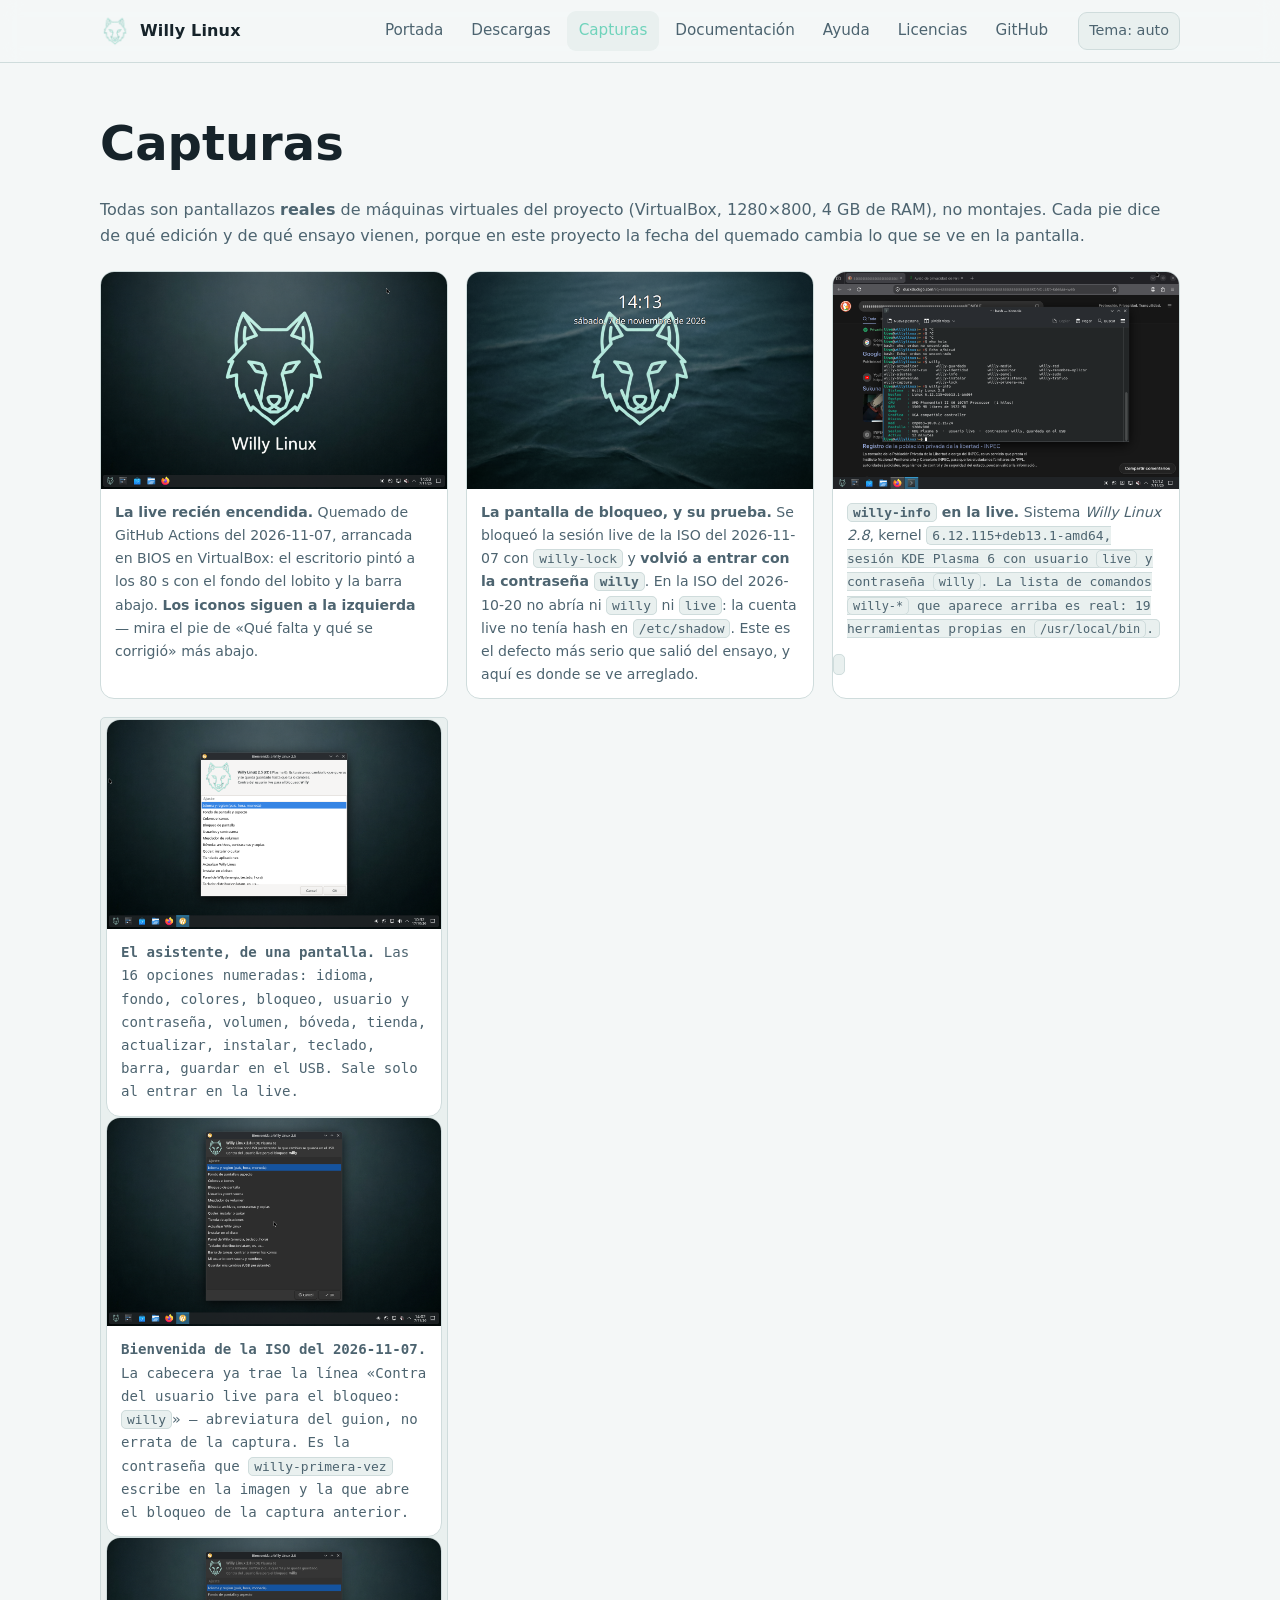
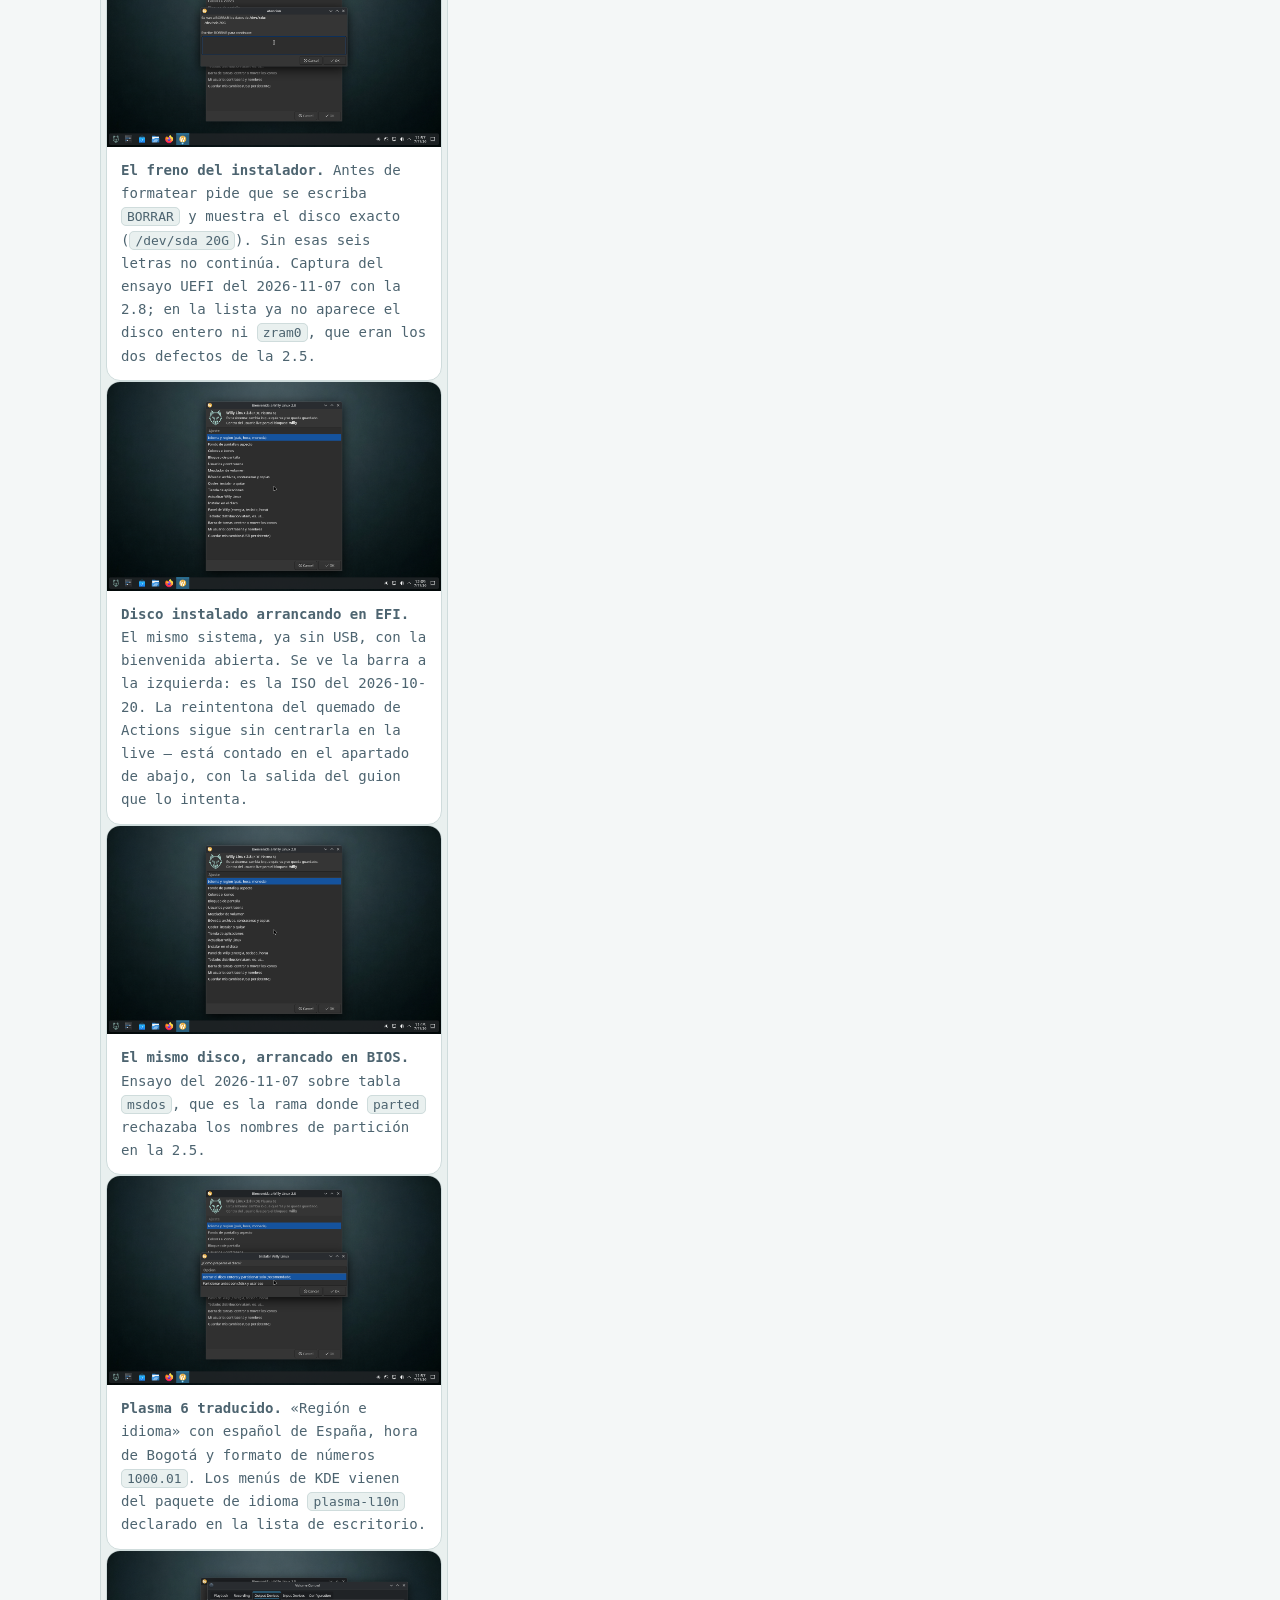
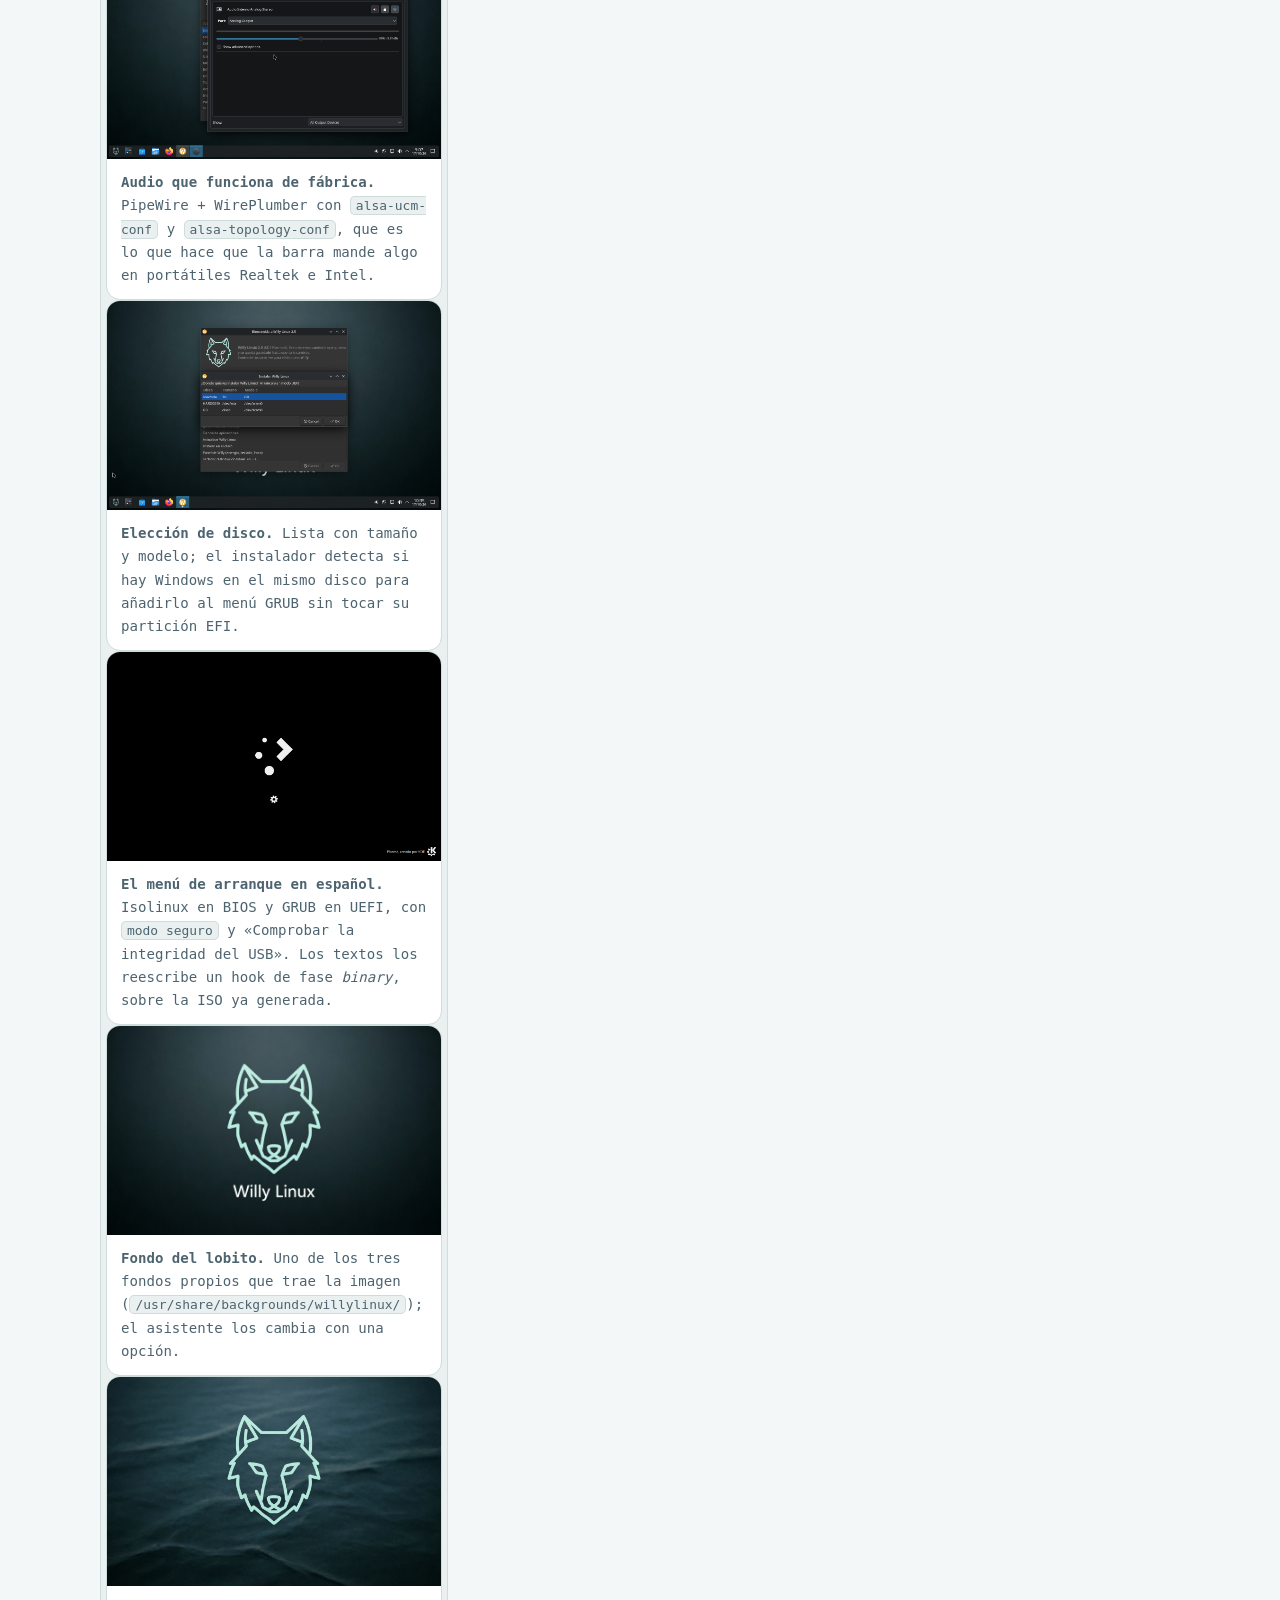
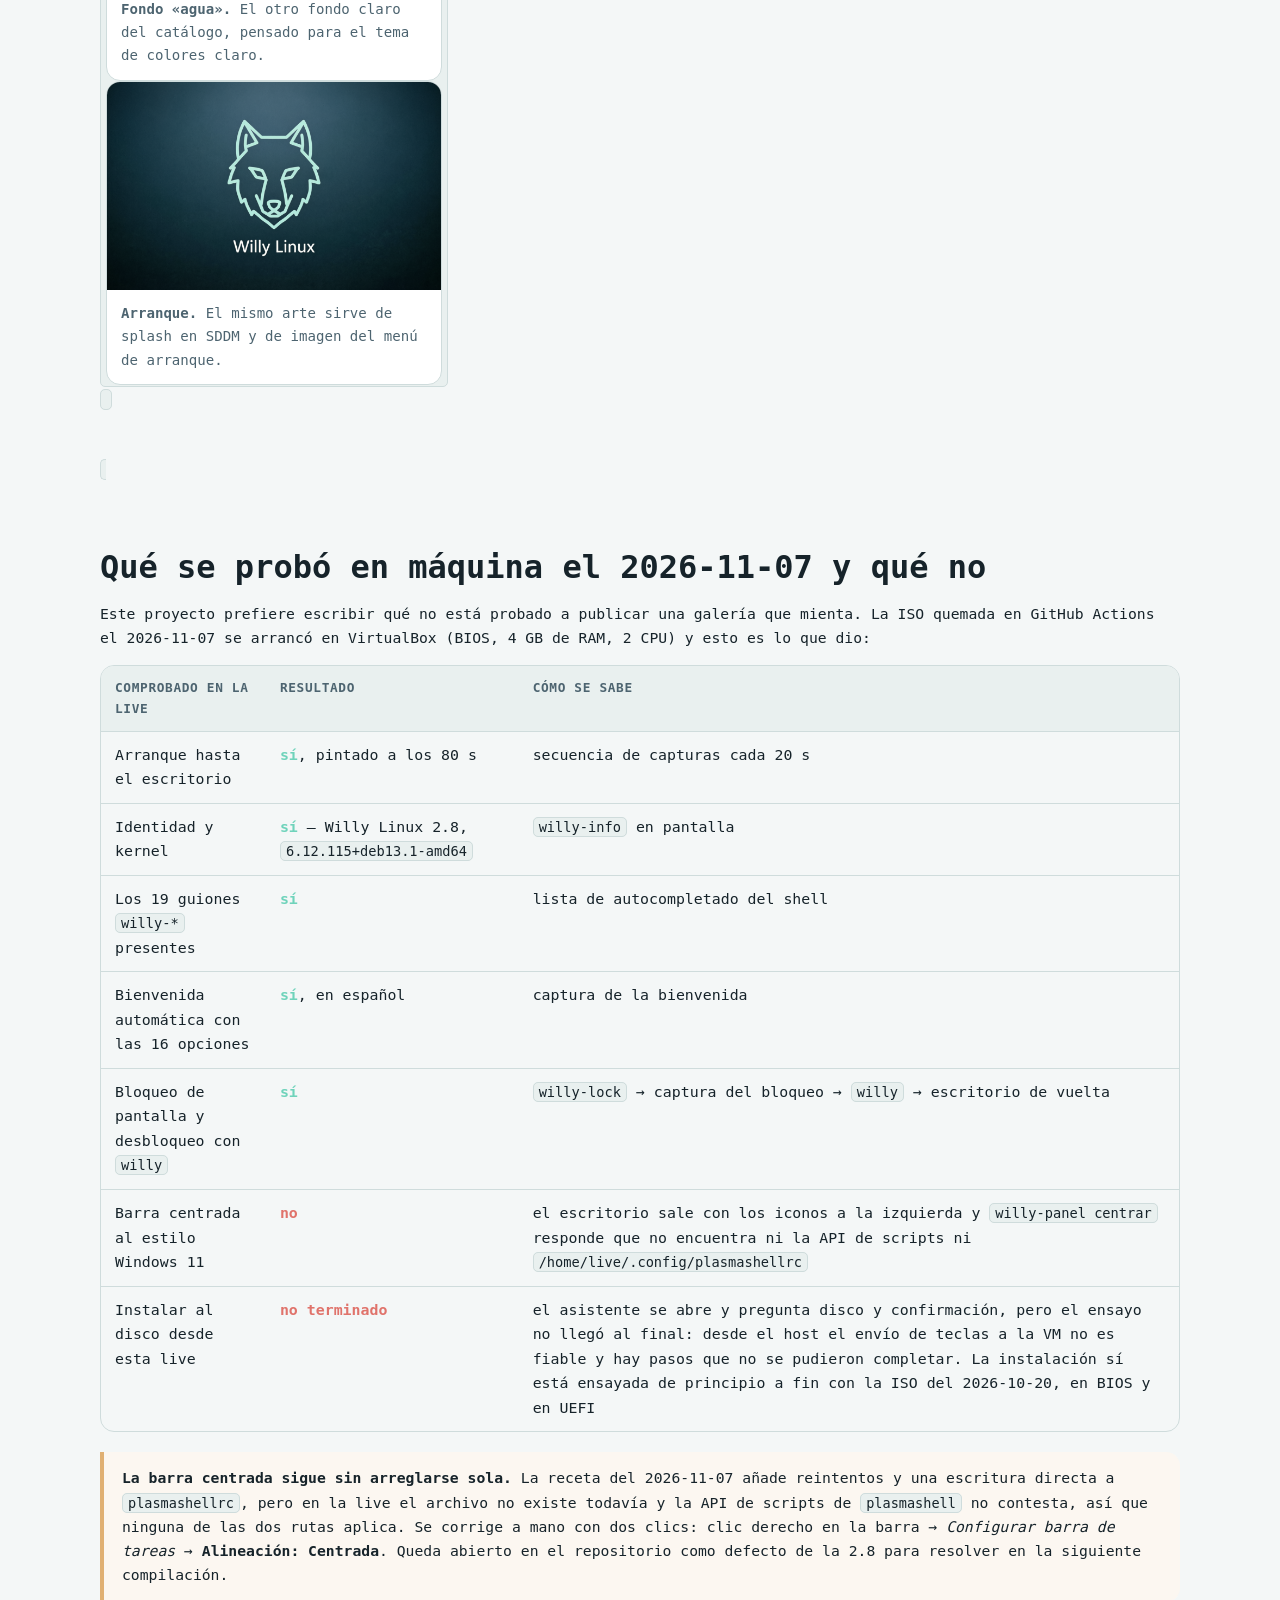
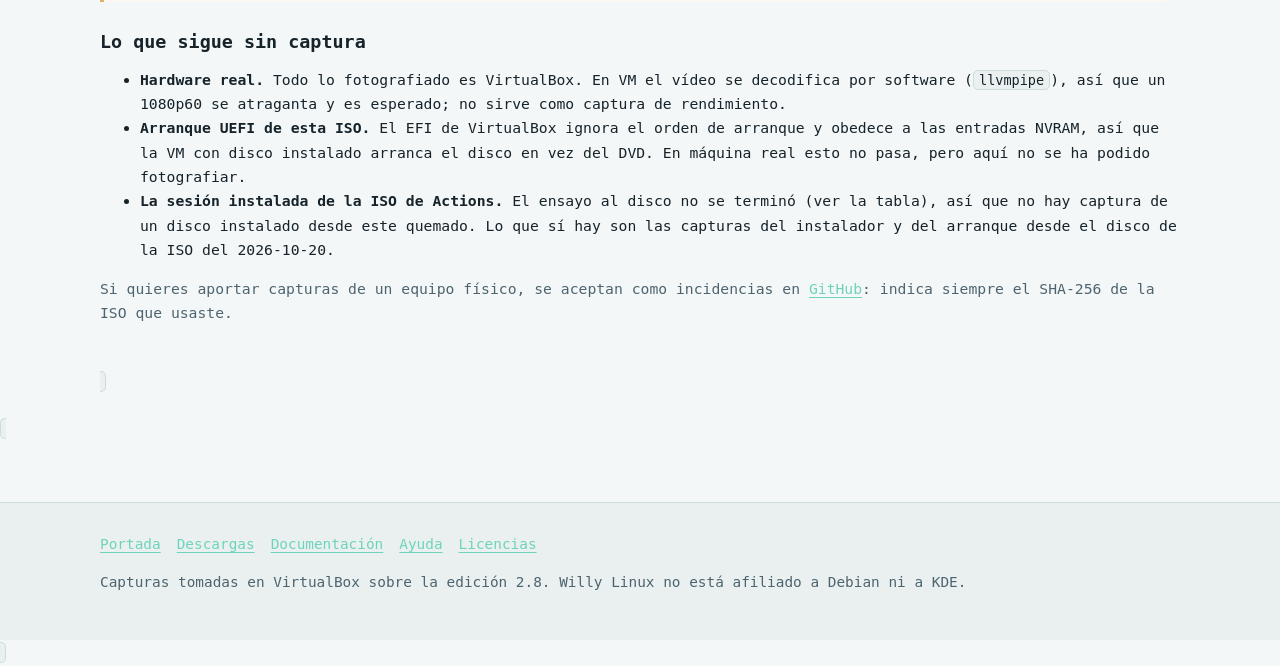
<file: capturas.html>
<!DOCTYPE html>
<html lang="es">
<head>
<meta charset="utf-8">
<meta name="viewport" content="width=device-width, initial-scale=1">
<title>Capturas de Willy Linux 2.8 — escritorio, asistente e instalador</title>
<meta name="description" content="Capturas reales de Willy Linux 2.8: el escritorio KDE Plasma 6, el asistente de 16 opciones en español, el bloqueo de la live y el instalador pidiendo BORRAR antes de tocar el disco. Incluye qué se probó en máquina y qué no.">
<meta name="color-scheme" content="dark light">
<link rel="icon" href="img/logo-128.png">
<link rel="stylesheet" href="assets/css/estilo.css">
</head>
<body data-datos="datos-iso.json">

<header class="cabecera">
  <div class="interior">
    <a class="marca" href="index.html">
      <img src="img/logo-128.png" alt="Logo de Willy Linux (lobito)">
      <span>Willy&nbsp;Linux</span>
    </a>
    <nav class="navegacion" aria-label="Secciones">
      <a href="index.html">Portada</a>
      <a href="descargas.html">Descargas</a>
      <a href="capturas.html" aria-current="page">Capturas</a>
      <a href="documentacion.html">Documentación</a>
      <a href="ayuda.html">Ayuda</a>
      <a href="licencias.html">Licencias</a>
      <a href="https://github.com/ALEX45TMC/WILLY-LINUX-DEBIAN" rel="noopener">GitHub</a>
    </nav>
    <button id="tema" type="button">Tema: auto</button>
  </div>
</header>

<main class="interior">

<section id="galeria">
  <h1>Capturas</h1>
  <p class="reg">
    Todas son pantallazos <strong>reales</strong> de máquinas virtuales del proyecto (VirtualBox,
    1280×800, 4 GB de RAM), no montajes. Cada pie dice de qué edición y de qué ensayo vienen, porque
    en este proyecto la fecha del quemado cambia lo que se ve en la pantalla.
  </p>

  <div class="galeria">
    <figure class="figura">
      <img src="img/captura-live-escritorio.png" alt="Escritorio Plasma 6 de la sesión live de la ISO 2.8 quemada en GitHub Actions" loading="lazy">
      <figcaption><strong>La live recién encendida.</strong> Quemado de GitHub Actions del
      2026-11-07, arrancada en BIOS en VirtualBox: el escritorio pintó a los 80 s con el fondo del
      lobito y la barra abajo. <strong>Los iconos siguen a la izquierda</strong> — mira el pie de
      «Qué falta y qué se corrigió» más abajo.</figcaption>
    </figure>

    <figure class="figura">
      <img src="img/captura-bloqueo.png" alt="Pantalla de bloqueo de Willy Linux con el lobito, la hora y la fecha en español" loading="lazy">
      <figcaption><strong>La pantalla de bloqueo, y su prueba.</strong> Se bloqueó la sesión live de
      la ISO del 2026-11-07 con <code>willy-lock</code> y <strong>volvió a entrar con la contraseña
      <code>willy</code></strong>. En la ISO del 2026-10-20 no abría ni <code>willy</code> ni
      <code>live</code>: la cuenta live no tenía hash en <code>/etc/shadow</code>. Este es el defecto
      más serio que salió del ensayo, y aquí es donde se ve arreglado.</figcaption>
    </figure>

    <figure class="figura">
      <img src="img/captura-terminal-info.png" alt="Salida de willy-info en la consola de la sesión live" loading="lazy">
      <figcaption><strong><code>willy-info</code> en la live.</strong> Sistema <em>Willy Linux 2.8</em>,
      kernel <code>6.12.115+deb13.1-amd64</em>, sesión KDE Plasma 6 con usuario <code>live</code> y
      contraseña <code>willy</code>. La lista de comandos <code>willy-*</code> que aparece arriba es
      real: 19 herramientas propias en <code>/usr/local/bin</code>.</figcaption>
    </figure>

    <figure class="figura">
      <img src="img/captura-asistente-completo.png" alt="Asistente de bienvenida de Willy Linux con sus 16 opciones" loading="lazy">
      <figcaption><strong>El asistente, de una pantalla.</strong> Las 16 opciones numeradas: idioma,
      fondo, colores, bloqueo, usuario y contraseña, volumen, bóveda, tienda, actualizar, instalar,
      teclado, barra, guardar en el USB. Sale solo al entrar en la live.</figcaption>
    </figure>

    <figure class="figura">
      <img src="img/captura-bienvenida-live.png" alt="Bienvenida de Willy Linux 2.8 en la live, con la contraseña del usuario live escrita" loading="lazy">
      <figcaption><strong>Bienvenida de la ISO del 2026-11-07.</strong> La cabecera ya trae la línea
      «Contra del usuario live para el bloqueo: <code>willy</code>» — abreviatura del guion, no errata
      de la captura. Es la contraseña que <code>willy-primera-vez</code> escribe en la imagen y la que
      abre el bloqueo de la captura anterior.</figcaption>
    </figure>

    <figure class="figura">
      <img src="img/captura-instalador-borrar.png" alt="Diálogo del instalador pidiendo escribir BORRAR sobre /dev/sda de 20G" loading="lazy">
      <figcaption><strong>El freno del instalador.</strong> Antes de formatear pide que se escriba
      <code>BORRAR</code> y muestra el disco exacto (<code>/dev/sda 20G</code>). Sin esas seis letras
      no continúa. Captura del ensayo UEFI del 2026-11-07 con la 2.8; en la lista ya no aparece el
      disco entero ni <code>zram0</code>, que eran los dos defectos de la 2.5.</figcaption>
    </figure>

    <figure class="figura">
      <img src="img/captura-escritorio-instalado.png" alt="Escritorio de Willy Linux 2.8 instalado en disco, con la bienvenida abierta" loading="lazy">
      <figcaption><strong>Disco instalado arrancando en EFI.</strong> El mismo sistema, ya sin USB,
      con la bienvenida abierta. Se ve la barra a la izquierda: es la ISO del 2026-10-20. La
      reintentona del quemado de Actions sigue sin centrarla en la live — está contado en el apartado
      de abajo, con la salida del guion que lo intenta.</figcaption>
    </figure>

    <figure class="figura">
      <img src="img/captura-disco-bios.png" alt="Sesión instalada arrancada en modo BIOS con el asistente" loading="lazy">
      <figcaption><strong>El mismo disco, arrancado en BIOS.</strong> Ensayo del 2026-11-07 sobre
      tabla <code>msdos</code>, que es la rama donde <code>parted</code> rechazaba los nombres de
      partición en la 2.5.</figcaption>
    </figure>

    <figure class="figura">
      <img src="img/captura-esquema.png" alt="Preferencias del sistema de Plasma 6 en español" loading="lazy">
      <figcaption><strong>Plasma 6 traducido.</strong> «Región e idioma» con español de España, hora
      de Bogotá y formato de números <code>1000.01</code>. Los menús de KDE vienen del paquete de
      idioma <code>plasma-l10n</code> declarado en la lista de escritorio.</figcaption>
    </figure>

    <figure class="figura">
      <img src="img/captura-audio.png" alt="Mezclador de volumen de PipeWire con dispositivos" loading="lazy">
      <figcaption><strong>Audio que funciona de fábrica.</strong> PipeWire + WirePlumber con
      <code>alsa-ucm-conf</code> y <code>alsa-topology-conf</code>, que es lo que hace que la barra
      mande algo en portátiles Realtek e Intel.</figcaption>
    </figure>

    <figure class="figura">
      <img src="img/captura-instalador.png" alt="Ventana del instalador eligiendo disco" loading="lazy">
      <figcaption><strong>Elección de disco.</strong> Lista con tamaño y modelo; el instalador detecta
      si hay Windows en el mismo disco para añadirlo al menú GRUB sin tocar su partición EFI.</figcaption>
    </figure>

    <figure class="figura">
      <img src="img/captura-arranque.png" alt="Menú de arranque del USB" loading="lazy">
      <figcaption><strong>El menú de arranque en español.</strong> Isolinux en BIOS y GRUB en UEFI,
      con <code>modo seguro</code> y «Comprobar la integridad del USB». Los textos los reescribe un
      hook de fase <em>binary</em>, sobre la ISO ya generada.</figcaption>
    </figure>

    <figure class="figura">
      <img src="img/fondo-lobito.png" alt="Fondo de pantalla del lobito" loading="lazy">
      <figcaption><strong>Fondo del lobito.</strong> Uno de los tres fondos propios que trae la imagen
      (<code>/usr/share/backgrounds/willylinux/</code>); el asistente los cambia con una opción.</figcaption>
    </figure>

    <figure class="figura">
      <img src="img/fondo-agua.png" alt="Fondo de agua" loading="lazy">
      <figcaption><strong>Fondo «agua».</strong> El otro fondo claro del catálogo, pensado para el
      tema de colores claro.</figcaption>
    </figure>

    <figure class="figura">
      <img src="img/fondo-arranque.png" alt="Fondo usado en la pantalla de arranque" loading="lazy">
      <figcaption><strong>Arranque.</strong> El mismo arte sirve de splash en SDDM y de imagen del
      menú de arranque.</figcaption>
    </figure>
  </div>
</section>

<section id="pendientes">
  <h2>Qué se probó en máquina el 2026-11-07 y qué no</h2>
  <p>
    Este proyecto prefiere escribir qué no está probado a publicar una galería que mienta. La ISO
    quemada en GitHub Actions el 2026-11-07 se arrancó en VirtualBox (BIOS, 4 GB de RAM, 2 CPU) y
    esto es lo que dio:
  </p>
  <div class="tabla-envoltura">
    <table>
      <thead><tr><th>Comprobado en la live</th><th>Resultado</th><th>Cómo se sabe</th></tr></thead>
      <tbody>
        <tr><td>Arranque hasta el escritorio</td><td><span class="siy">sí</span>, pintado a los 80 s</td><td>secuencia de capturas cada 20 s</td></tr>
        <tr><td>Identidad y kernel</td><td><span class="siy">sí</span> — Willy Linux 2.8, <code>6.12.115+deb13.1-amd64</code></td><td><code>willy-info</code> en pantalla</td></tr>
        <tr><td>Los 19 guiones <code>willy-*</code> presentes</td><td><span class="siy">sí</span></td><td>lista de autocompletado del shell</td></tr>
        <tr><td>Bienvenida automática con las 16 opciones</td><td><span class="siy">sí</span>, en español</td><td>captura de la bienvenida</td></tr>
        <tr><td>Bloqueo de pantalla y desbloqueo con <code>willy</code></td><td><span class="siy">sí</span></td><td><code>willy-lock</code> → captura del bloqueo → <code>willy</code> → escritorio de vuelta</td></tr>
        <tr><td>Barra centrada al estilo Windows 11</td><td><span class="no">no</span></td><td>el escritorio sale con los iconos a la izquierda y <code>willy-panel centrar</code> responde que no encuentra ni la API de scripts ni <code>/home/live/.config/plasmashellrc</code></td></tr>
        <tr><td>Instalar al disco desde esta live</td><td><span class="no">no terminado</span></td><td>el asistente se abre y pregunta disco y confirmación, pero el ensayo no llegó al final: desde el host el envío de teclas a la VM no es fiable y hay pasos que no se pudieron completar. La instalación sí está ensayada de principio a fin con la ISO del 2026-10-20, en BIOS y en UEFI</td></tr>
      </tbody>
    </table>
  </div>

  <div class="aviso">
    <p><strong>La barra centrada sigue sin arreglarse sola.</strong> La receta del 2026-11-07 añade
    reintentos y una escritura directa a <code>plasmashellrc</code>, pero en la live el archivo no
    existe todavía y la API de scripts de <code>plasmashell</code> no contesta, así que ninguna de las
    dos rutas aplica. Se corrige a mano con dos clics: clic derecho en la barra →
    <em>Configurar barra de tareas</em> → <strong>Alineación: Centrada</strong>. Queda abierto en el
    repositorio como defecto de la 2.8 para resolver en la siguiente compilación.</p>
  </div>

  <h3>Lo que sigue sin captura</h3>
  <ul>
    <li><strong>Hardware real.</strong> Todo lo fotografiado es VirtualBox. En VM el vídeo se
    decodifica por software (<code>llvmpipe</code>), así que un 1080p60 se atraganta y es esperado;
    no sirve como captura de rendimiento.</li>
    <li><strong>Arranque UEFI de esta ISO.</strong> El EFI de VirtualBox ignora el orden de arranque
    y obedece a las entradas NVRAM, así que la VM con disco instalado arranca el disco en vez del DVD.
    En máquina real esto no pasa, pero aquí no se ha podido fotografiar.</li>
    <li><strong>La sesión instalada de la ISO de Actions.</strong> El ensayo al disco no se terminó
    (ver la tabla), así que no hay captura de un disco instalado desde este quemado. Lo que sí hay
    son las capturas del instalador y del arranque desde el disco de la ISO del 2026-10-20.</li>
  </ul>
  <p class="reg">
    Si quieres aportar capturas de un equipo físico, se aceptan como incidencias en
    <a href="https://github.com/ALEX45TMC/WILLY-LINUX-DEBIAN/issues" rel="noopener">GitHub</a>:
    indica siempre el SHA-256 de la ISO que usaste.
  </p>
</section>

</main>

<footer class="pie">
  <div class="interior">
    <nav aria-label="Pie">
      <a href="index.html">Portada</a>
      <a href="descargas.html">Descargas</a>
      <a href="documentacion.html">Documentación</a>
      <a href="ayuda.html">Ayuda</a>
      <a href="licencias.html">Licencias</a>
    </nav>
    <p>Capturas tomadas en VirtualBox sobre la edición 2.8. Willy Linux no está afiliado a Debian ni a KDE.</p>
  </div>
</footer>

<script src="assets/js/main.js"></script>
</body>
</html>
</file>
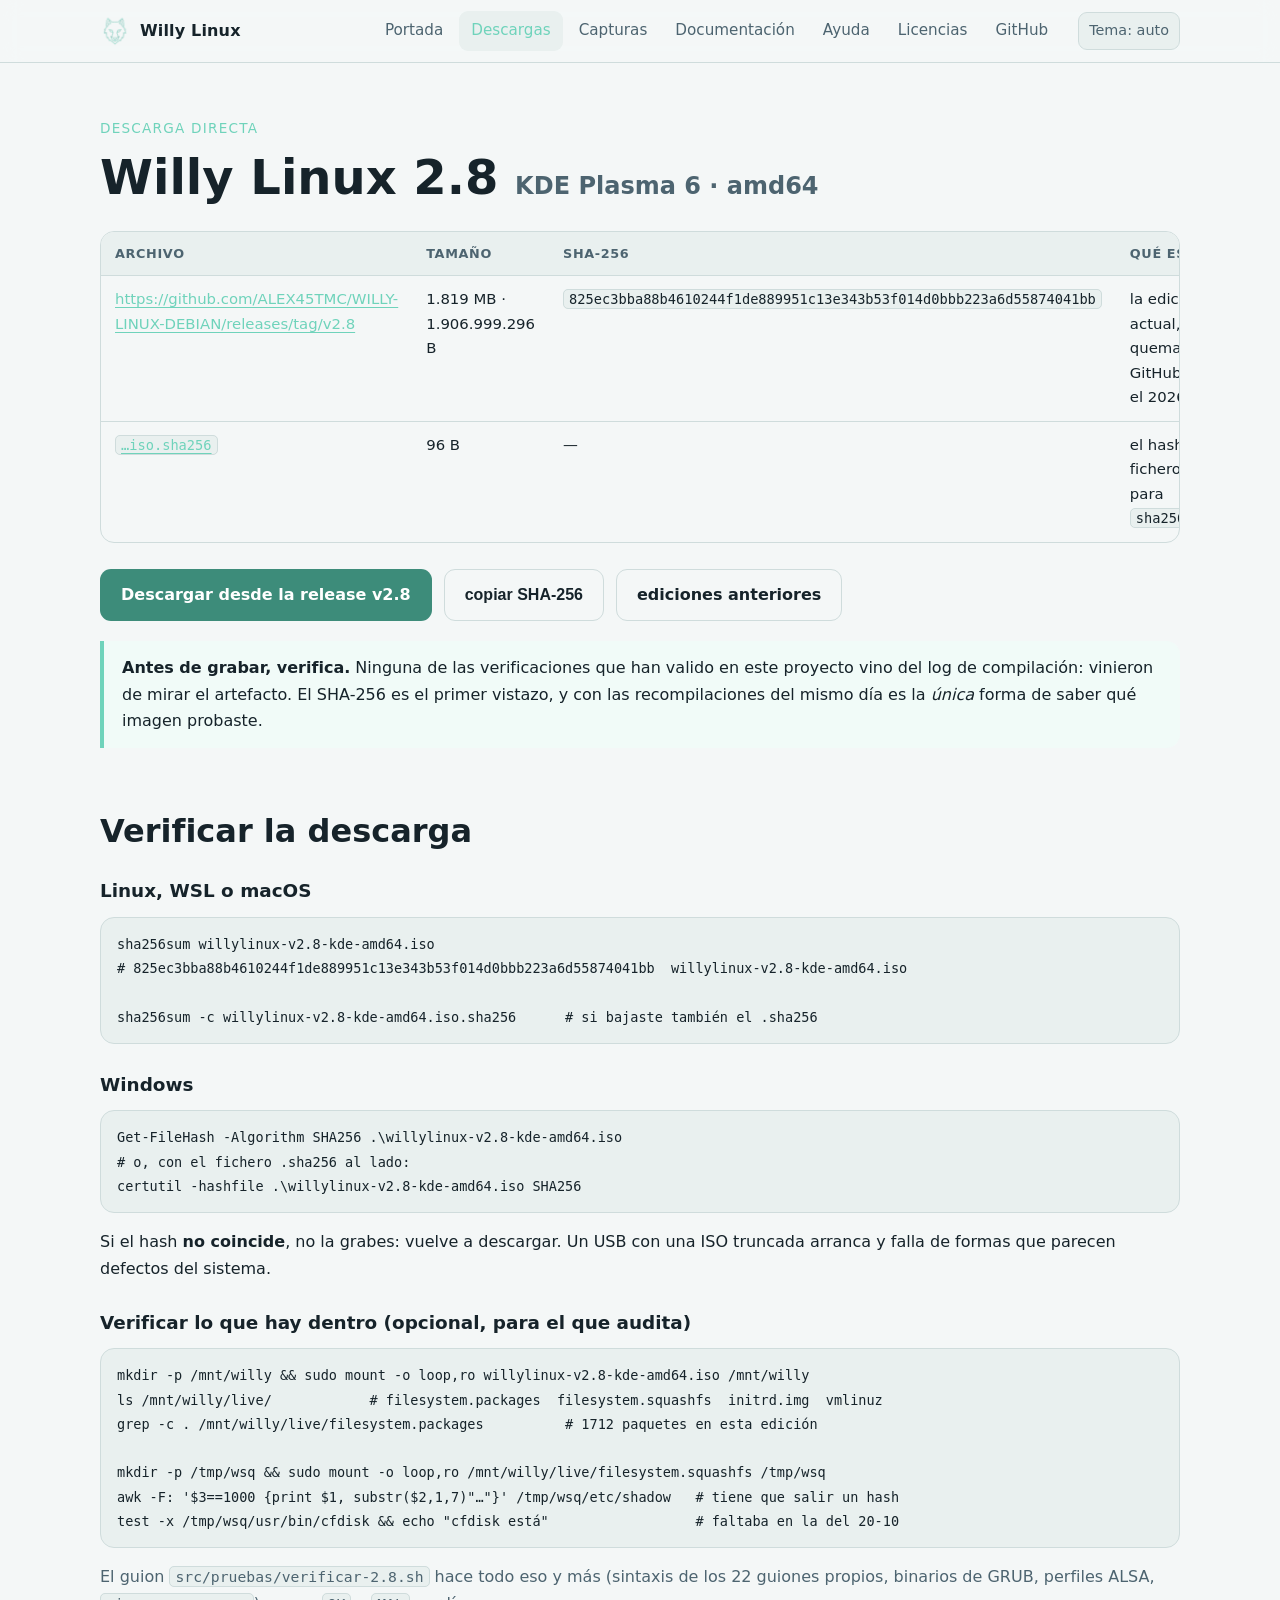
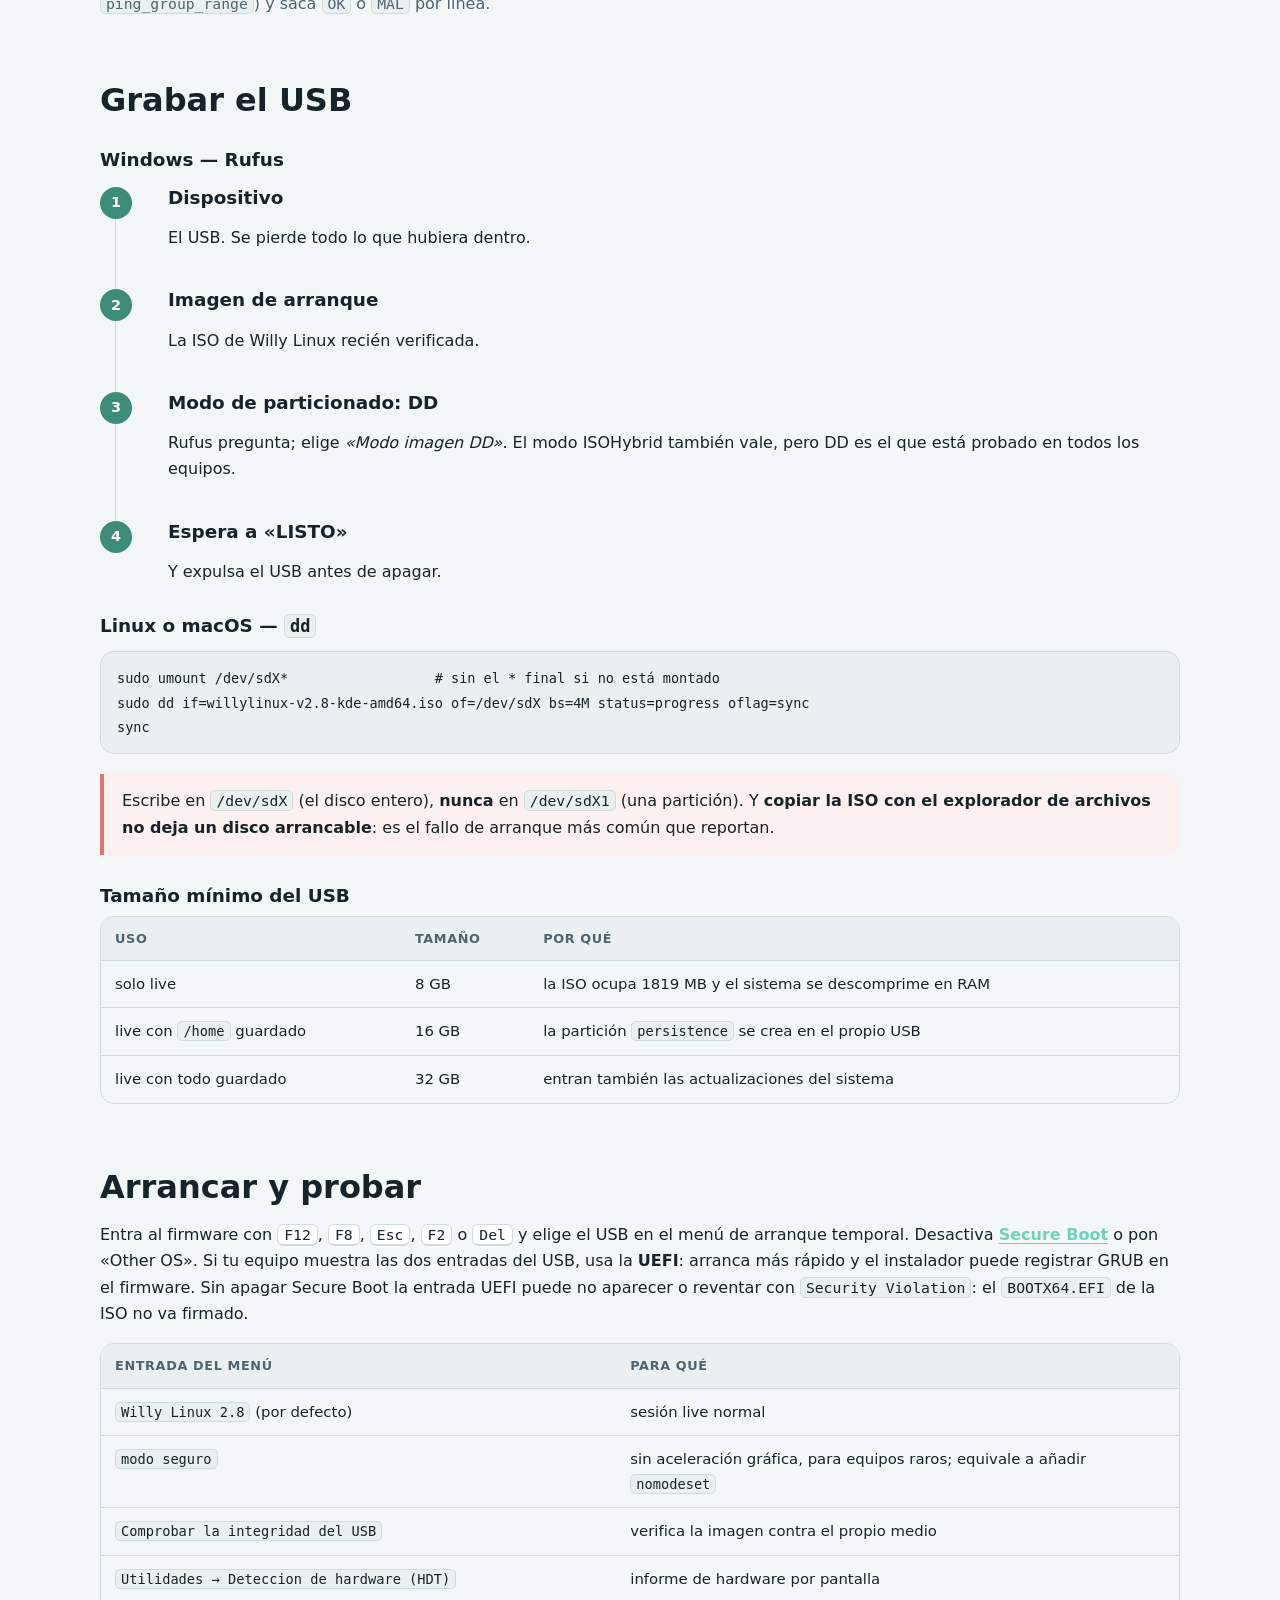
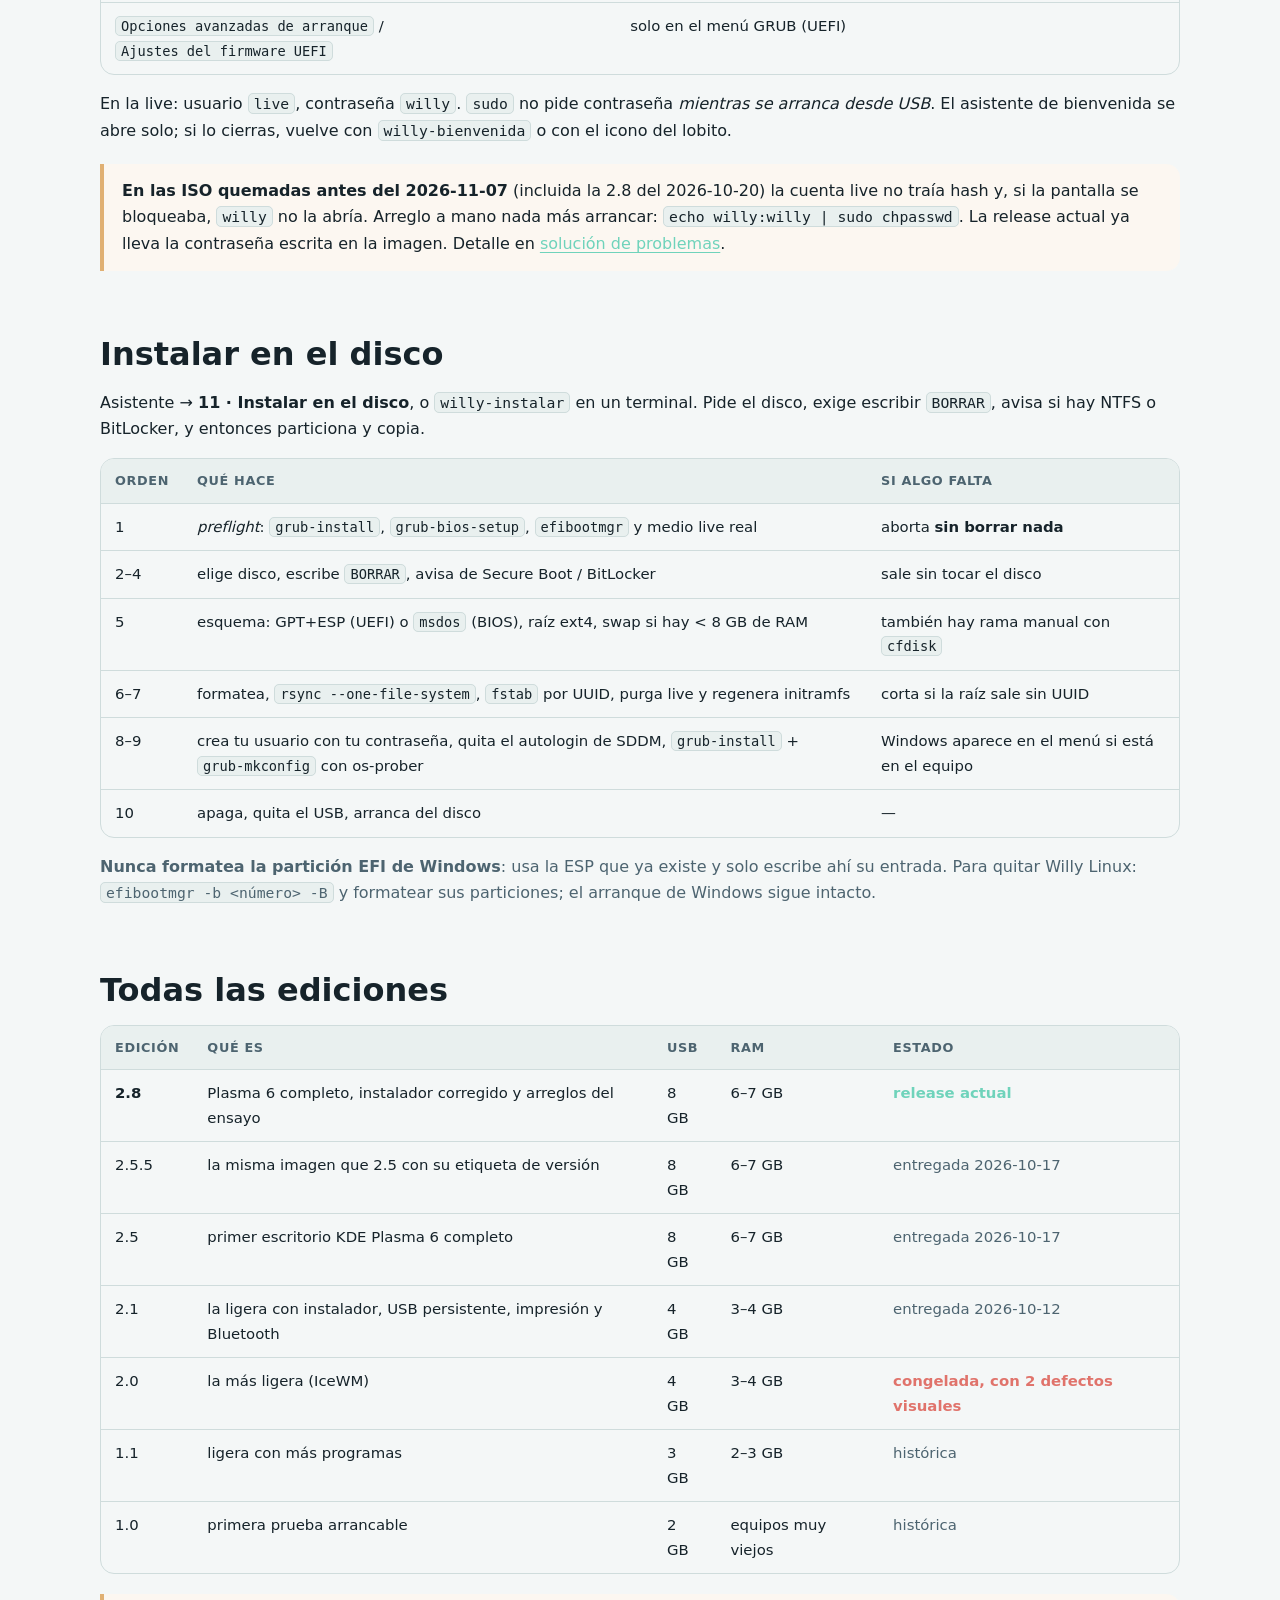
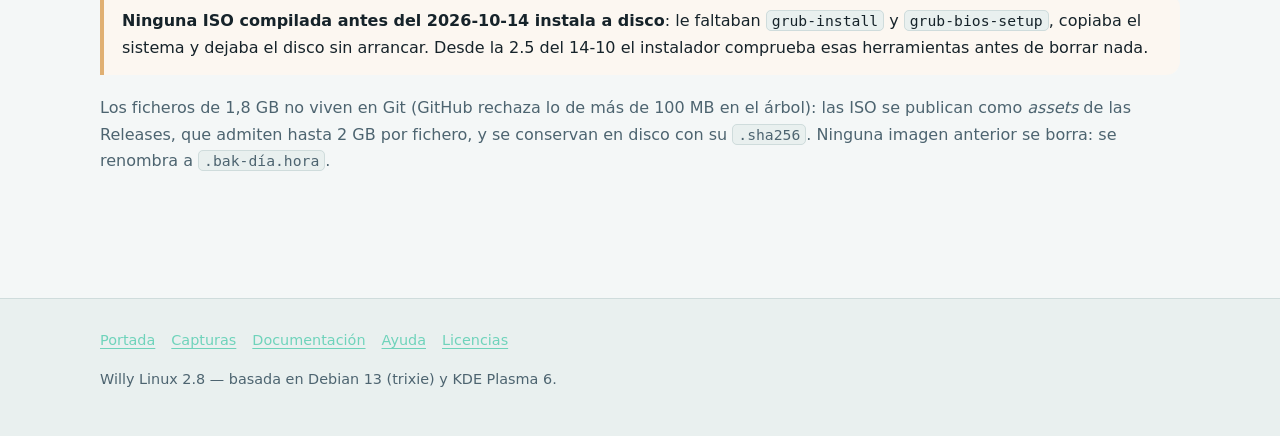
<file: descargas.html>
<!DOCTYPE html>
<html lang="es">
<head>
<meta charset="utf-8">
<meta name="viewport" content="width=device-width, initial-scale=1">
<title>Descargar Willy Linux 2.8 — ISO, SHA-256 y cómo grabar el USB</title>
<meta name="description" content="Descarga la ISO de Willy Linux 2.8 (1819 MB, amd64) desde la release de GitHub, verifica su SHA-256 y grábala en un USB en modo DD con Rufus o con dd.">
<meta name="color-scheme" content="dark light">
<link rel="icon" href="img/logo-128.png">
<link rel="stylesheet" href="assets/css/estilo.css">
</head>
<body data-datos="datos-iso.json">

<header class="cabecera">
  <div class="interior">
    <a class="marca" href="index.html">
      <img src="img/logo-128.png" alt="Logo de Willy Linux (lobito)">
      <span>Willy&nbsp;Linux</span>
    </a>
    <nav class="navegacion" aria-label="Secciones">
      <a href="index.html">Portada</a>
      <a href="descargas.html" aria-current="page">Descargas</a>
      <a href="capturas.html">Capturas</a>
      <a href="documentacion.html">Documentación</a>
      <a href="ayuda.html">Ayuda</a>
      <a href="licencias.html">Licencias</a>
      <a href="https://github.com/ALEX45TMC/WILLY-LINUX-DEBIAN" rel="noopener">GitHub</a>
    </nav>
    <button id="tema" type="button">Tema: auto</button>
  </div>
</header>

<main class="interior">

<section id="actual">
  <span class="eyebrow">Descarga directa</span>
  <h1>Willy Linux 2.8 <span class="reg" style="font-size:.5em">KDE Plasma 6 · amd64</span></h1>

  <div class="tabla-envoltura">
    <table>
      <thead><tr><th>Archivo</th><th>Tamaño</th><th>SHA-256</th><th>Qué es</th></tr></thead>
      <tbody>
        <tr>
          <td><a data-dato="iso.release" href="https://github.com/ALEX45TMC/WILLY-LINUX-DEBIAN/releases/tag/v2.8" rel="noopener"><code>willylinux-v2.8-kde-amd64.iso</code></a></td>
          <td><span data-dato="iso.bytes" data-bytes>1819 MB</span></td>
          <td><code data-dato="iso.sha256">825ec3bb…</code></td>
          <td>la edición actual, quemada en GitHub Actions el 2026-11-07</td>
        </tr>
        <tr>
          <td><a href="https://github.com/ALEX45TMC/WILLY-LINUX-DEBIAN/releases/download/v2.8/willylinux-v2.8-kde-amd64.iso.sha256" rel="noopener"><code>…iso.sha256</code></a></td>
          <td>96 B</td>
          <td>—</td>
          <td>el hash en fichero aparte, para <code>sha256sum -c</code></td>
        </tr>
      </tbody>
    </table>
  </div>

  <div class="botones">
    <a class="boton" href="https://github.com/ALEX45TMC/WILLY-LINUX-DEBIAN/releases/tag/v2.8" rel="noopener">Descargar desde la release v2.8</a>
    <button class="boton secundario" data-copiar-hash type="button" disabled>copiar SHA-256</button>
    <a class="boton secundario" href="https://github.com/ALEX45TMC/WILLY-LINUX-DEBIAN/releases" rel="noopener">ediciones anteriores</a>
  </div>

  <p class="reg" id="datos-aviso" hidden>
    No se pudo leer <code>datos-iso.json</code> (¿estás abriendo la página con
    <code>file://</code>?). Los valores escritos a mano siguen ahí; la tabla de arriba es la misma
    que publica el JSON.
  </p>

  <div class="bueno">
    <p><strong>Antes de grabar, verifica.</strong> Ninguna de las verificaciones que han valido en
    este proyecto vino del log de compilación: vinieron de mirar el artefacto. El SHA-256 es el
    primer vistazo, y con las recompilaciones del mismo día es la <em>única</em> forma de saber qué
    imagen probaste.</p>
  </div>
</section>

<section id="verificar">
  <h2>Verificar la descarga</h2>

  <h3>Linux, WSL o macOS</h3>
  <pre><code>sha256sum willylinux-v2.8-kde-amd64.iso
# 825ec3bba88b4610244f1de889951c13e343b53f014d0bbb223a6d55874041bb  willylinux-v2.8-kde-amd64.iso

sha256sum -c willylinux-v2.8-kde-amd64.iso.sha256      # si bajaste también el .sha256</code></pre>

  <h3>Windows</h3>
  <pre><code>Get-FileHash -Algorithm SHA256 .\willylinux-v2.8-kde-amd64.iso
# o, con el fichero .sha256 al lado:
certutil -hashfile .\willylinux-v2.8-kde-amd64.iso SHA256</code></pre>

  <p>
    Si el hash <strong>no coincide</strong>, no la grabes: vuelve a descargar. Un USB con una ISO
    truncada arranca y falla de formas que parecen defectos del sistema.
  </p>

  <h3>Verificar lo que hay dentro (opcional, para el que audita)</h3>
  <pre><code>mkdir -p /mnt/willy &amp;&amp; sudo mount -o loop,ro willylinux-v2.8-kde-amd64.iso /mnt/willy
ls /mnt/willy/live/            # filesystem.packages  filesystem.squashfs  initrd.img  vmlinuz
grep -c . /mnt/willy/live/filesystem.packages          # 1712 paquetes en esta edición

mkdir -p /tmp/wsq &amp;&amp; sudo mount -o loop,ro /mnt/willy/live/filesystem.squashfs /tmp/wsq
awk -F: '$3==1000 {print $1, substr($2,1,7)"…"}' /tmp/wsq/etc/shadow   # tiene que salir un hash
test -x /tmp/wsq/usr/bin/cfdisk &amp;&amp; echo "cfdisk está"                  # faltaba en la del 20-10</code></pre>
  <p class="reg">
    El guion <code>src/pruebas/verificar-2.8.sh</code> hace todo eso y más (sintaxis de los 22
    guiones propios, binarios de GRUB, perfiles ALSA, <code>ping_group_range</code>) y saca
    <code>OK</code> o <code>MAL</code> por línea.
  </p>
</section>

<section id="grabar">
  <h2>Grabar el USB</h2>

  <h3>Windows — Rufus</h3>
  <ol class="pasos">
    <li><h3>Dispositivo</h3><p>El USB. Se pierde todo lo que hubiera dentro.</p></li>
    <li><h3>Imagen de arranque</h3><p>La ISO de Willy Linux recién verificada.</p></li>
    <li><h3>Modo de particionado: DD</h3><p>Rufus pregunta; elige <em>«Modo imagen DD»</em>. El
    modo ISOHybrid también vale, pero DD es el que está probado en todos los equipos.</p></li>
    <li><h3>Espera a «LISTO»</h3><p>Y expulsa el USB antes de apagar.</p></li>
  </ol>

  <h3>Linux o macOS — <code>dd</code></h3>
  <pre><code>sudo umount /dev/sdX*                  # sin el * final si no está montado
sudo dd if=willylinux-v2.8-kde-amd64.iso of=/dev/sdX bs=4M status=progress oflag=sync
sync</code></pre>
  <div class="malo">
    <p>Escribe en <code>/dev/sdX</code> (el disco entero), <strong>nunca</strong> en
    <code>/dev/sdX1</code> (una partición). Y <strong>copiar la ISO con el explorador de archivos
    no deja un disco arrancable</strong>: es el fallo de arranque más común que reportan.</p>
  </div>

  <h3>Tamaño mínimo del USB</h3>
  <div class="tabla-envoltura">
    <table>
      <thead><tr><th>Uso</th><th>Tamaño</th><th>Por qué</th></tr></thead>
      <tbody>
        <tr><td>solo live</td><td>8 GB</td><td>la ISO ocupa 1819 MB y el sistema se descomprime en RAM</td></tr>
        <tr><td>live con <code>/home</code> guardado</td><td>16 GB</td><td>la partición <code>persistence</code> se crea en el propio USB</td></tr>
        <tr><td>live con todo guardado</td><td>32 GB</td><td>entran también las actualizaciones del sistema</td></tr>
      </tbody>
    </table>
  </div>
</section>

<section id="arrancar">
  <h2>Arrancar y probar</h2>
  <p>
    Entra al firmware con <kbd>F12</kbd>, <kbd>F8</kbd>, <kbd>Esc</kbd>, <kbd>F2</kbd> o
    <kbd>Del</kbd> y elige el USB en el menú de arranque temporal. Desactiva
    <strong><a href="ayuda.html#secure-boot">Secure Boot</a></strong> o pon «Other OS». Si tu equipo
    muestra las dos entradas del USB,
    usa la <strong>UEFI</strong>: arranca más rápido y el instalador puede registrar GRUB en el
    firmware. Sin apagar Secure Boot la entrada UEFI puede no aparecer o reventar con
    <code>Security Violation</code>: el <code>BOOTX64.EFI</code> de la ISO no va firmado.
  </p>
  <div class="tabla-envoltura">
    <table>
      <thead><tr><th>Entrada del menú</th><th>Para qué</th></tr></thead>
      <tbody>
        <tr><td><code>Willy Linux 2.8</code> (por defecto)</td><td>sesión live normal</td></tr>
        <tr><td><code>modo seguro</code></td><td>sin aceleración gráfica, para equipos raros; equivale a añadir <code>nomodeset</code></td></tr>
        <tr><td><code>Comprobar la integridad del USB</code></td><td>verifica la imagen contra el propio medio</td></tr>
        <tr><td><code>Utilidades → Deteccion de hardware (HDT)</code></td><td>informe de hardware por pantalla</td></tr>
        <tr><td><code>Opciones avanzadas de arranque</code> / <code>Ajustes del firmware UEFI</code></td><td>solo en el menú GRUB (UEFI)</td></tr>
      </tbody>
    </table>
  </div>
  <p>
    En la live: usuario <code>live</code>, contraseña <code>willy</code>. <code>sudo</code> no pide
    contraseña <em>mientras se arranca desde USB</em>. El asistente de bienvenida se abre solo; si
    lo cierras, vuelve con <code>willy-bienvenida</code> o con el icono del lobito.
  </p>
  <div class="aviso">
    <p><strong>En las ISO quemadas antes del 2026-11-07</strong> (incluida la 2.8 del 2026-10-20)
    la cuenta live no traía hash y, si la pantalla se bloqueaba, <code>willy</code> no la abría.
    Arreglo a mano nada más arrancar:
    <code>echo willy:willy | sudo chpasswd</code>. La release actual ya lleva la contraseña escrita
    en la imagen. Detalle en <a href="ayuda.html#bloqueo">solución de problemas</a>.</p>
  </div>
</section>

<section id="instalar">
  <h2>Instalar en el disco</h2>
  <p>
    Asistente → <strong>11 · Instalar en el disco</strong>, o <code>willy-instalar</code> en un
    terminal. Pide el disco, exige escribir <code>BORRAR</code>, avisa si hay NTFS o BitLocker, y
    entonces particiona y copia.
  </p>
  <div class="tabla-envoltura">
    <table>
      <thead><tr><th>Orden</th><th>Qué hace</th><th>Si algo falta</th></tr></thead>
      <tbody>
        <tr><td>1</td><td><em>preflight</em>: <code>grub-install</code>, <code>grub-bios-setup</code>, <code>efibootmgr</code> y medio live real</td><td>aborta <strong>sin borrar nada</strong></td></tr>
        <tr><td>2–4</td><td>elige disco, escribe <code>BORRAR</code>, avisa de Secure Boot / BitLocker</td><td>sale sin tocar el disco</td></tr>
        <tr><td>5</td><td>esquema: GPT+ESP (UEFI) o <code>msdos</code> (BIOS), raíz ext4, swap si hay &lt; 8 GB de RAM</td><td>también hay rama manual con <code>cfdisk</code></td></tr>
        <tr><td>6–7</td><td>formatea, <code>rsync --one-file-system</code>, <code>fstab</code> por UUID, purga live y regenera initramfs</td><td>corta si la raíz sale sin UUID</td></tr>
        <tr><td>8–9</td><td>crea tu usuario con tu contraseña, quita el autologin de SDDM, <code>grub-install</code> + <code>grub-mkconfig</code> con os-prober</td><td>Windows aparece en el menú si está en el equipo</td></tr>
        <tr><td>10</td><td>apaga, quita el USB, arranca del disco</td><td>—</td></tr>
      </tbody>
    </table>
  </div>
  <p class="reg">
    <strong>Nunca formatea la partición EFI de Windows</strong>: usa la ESP que ya existe y solo
    escribe ahí su entrada. Para quitar Willy Linux: <code>efibootmgr -b &lt;número&gt; -B</code> y
    formatear sus particiones; el arranque de Windows sigue intacto.
  </p>
</section>

<section id="ediciones">
  <h2>Todas las ediciones</h2>
  <div class="tabla-envoltura">
    <table>
      <thead><tr><th>Edición</th><th>Qué es</th><th>USB</th><th>RAM</th><th>Estado</th></tr></thead>
      <tbody>
        <tr><td><strong>2.8</strong></td><td>Plasma 6 completo, instalador corregido y arreglos del ensayo</td><td>8 GB</td><td>6–7 GB</td><td><span class="siy">release actual</span></td></tr>
        <tr><td>2.5.5</td><td>la misma imagen que 2.5 con su etiqueta de versión</td><td>8 GB</td><td>6–7 GB</td><td><span class="reg">entregada 2026-10-17</span></td></tr>
        <tr><td>2.5</td><td>primer escritorio KDE Plasma 6 completo</td><td>8 GB</td><td>6–7 GB</td><td><span class="reg">entregada 2026-10-17</span></td></tr>
        <tr><td>2.1</td><td>la ligera con instalador, USB persistente, impresión y Bluetooth</td><td>4 GB</td><td>3–4 GB</td><td><span class="reg">entregada 2026-10-12</span></td></tr>
        <tr><td>2.0</td><td>la más ligera (IceWM)</td><td>4 GB</td><td>3–4 GB</td><td><span class="no">congelada, con 2 defectos visuales</span></td></tr>
        <tr><td>1.1</td><td>ligera con más programas</td><td>3 GB</td><td>2–3 GB</td><td><span class="reg">histórica</span></td></tr>
        <tr><td>1.0</td><td>primera prueba arrancable</td><td>2 GB</td><td>equipos muy viejos</td><td><span class="reg">histórica</span></td></tr>
      </tbody>
    </table>
  </div>
  <div class="aviso">
    <p><strong>Ninguna ISO compilada antes del 2026-10-14 instala a disco</strong>: le faltaban
    <code>grub-install</code> y <code>grub-bios-setup</code>, copiaba el sistema y dejaba el disco
    sin arrancar. Desde la 2.5 del 14-10 el instalador comprueba esas herramientas antes de borrar
    nada.</p>
  </div>
  <p class="reg">
    Los ficheros de 1,8 GB no viven en Git (GitHub rechaza lo de más de 100 MB en el árbol): las
    ISO se publican como <em>assets</em> de las Releases, que admiten hasta 2 GB por fichero, y se
    conservan en disco con su <code>.sha256</code>. Ninguna imagen anterior se borra: se renombra a
    <code>.bak-día.hora</code>.
  </p>
</section>

</main>

<footer class="pie">
  <div class="interior">
    <nav aria-label="Pie">
      <a href="index.html">Portada</a>
      <a href="capturas.html">Capturas</a>
      <a href="documentacion.html">Documentación</a>
      <a href="ayuda.html">Ayuda</a>
      <a href="licencias.html">Licencias</a>
    </nav>
    <p>Willy Linux 2.8 — basada en Debian 13 (trixie) y KDE Plasma 6.</p>
  </div>
</footer>

<script src="assets/js/main.js"></script>
</body>
</html>
</file>
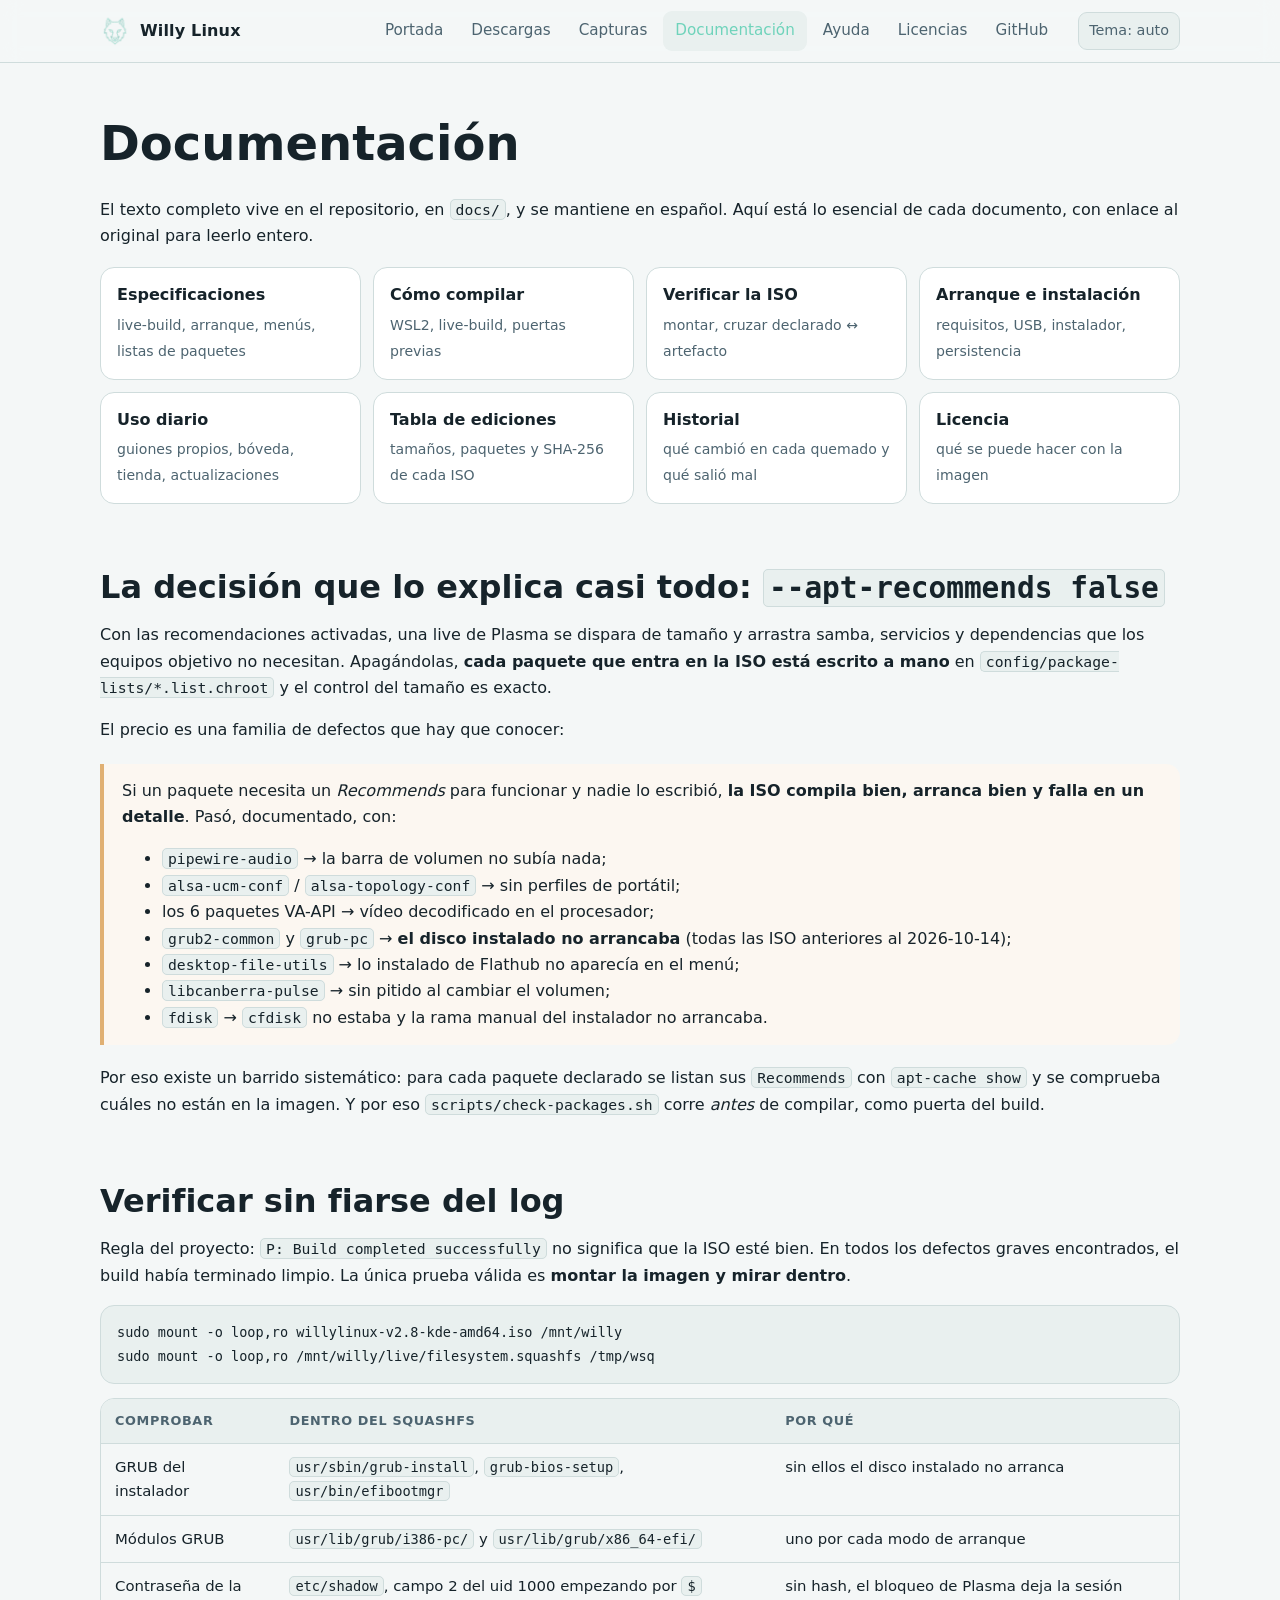
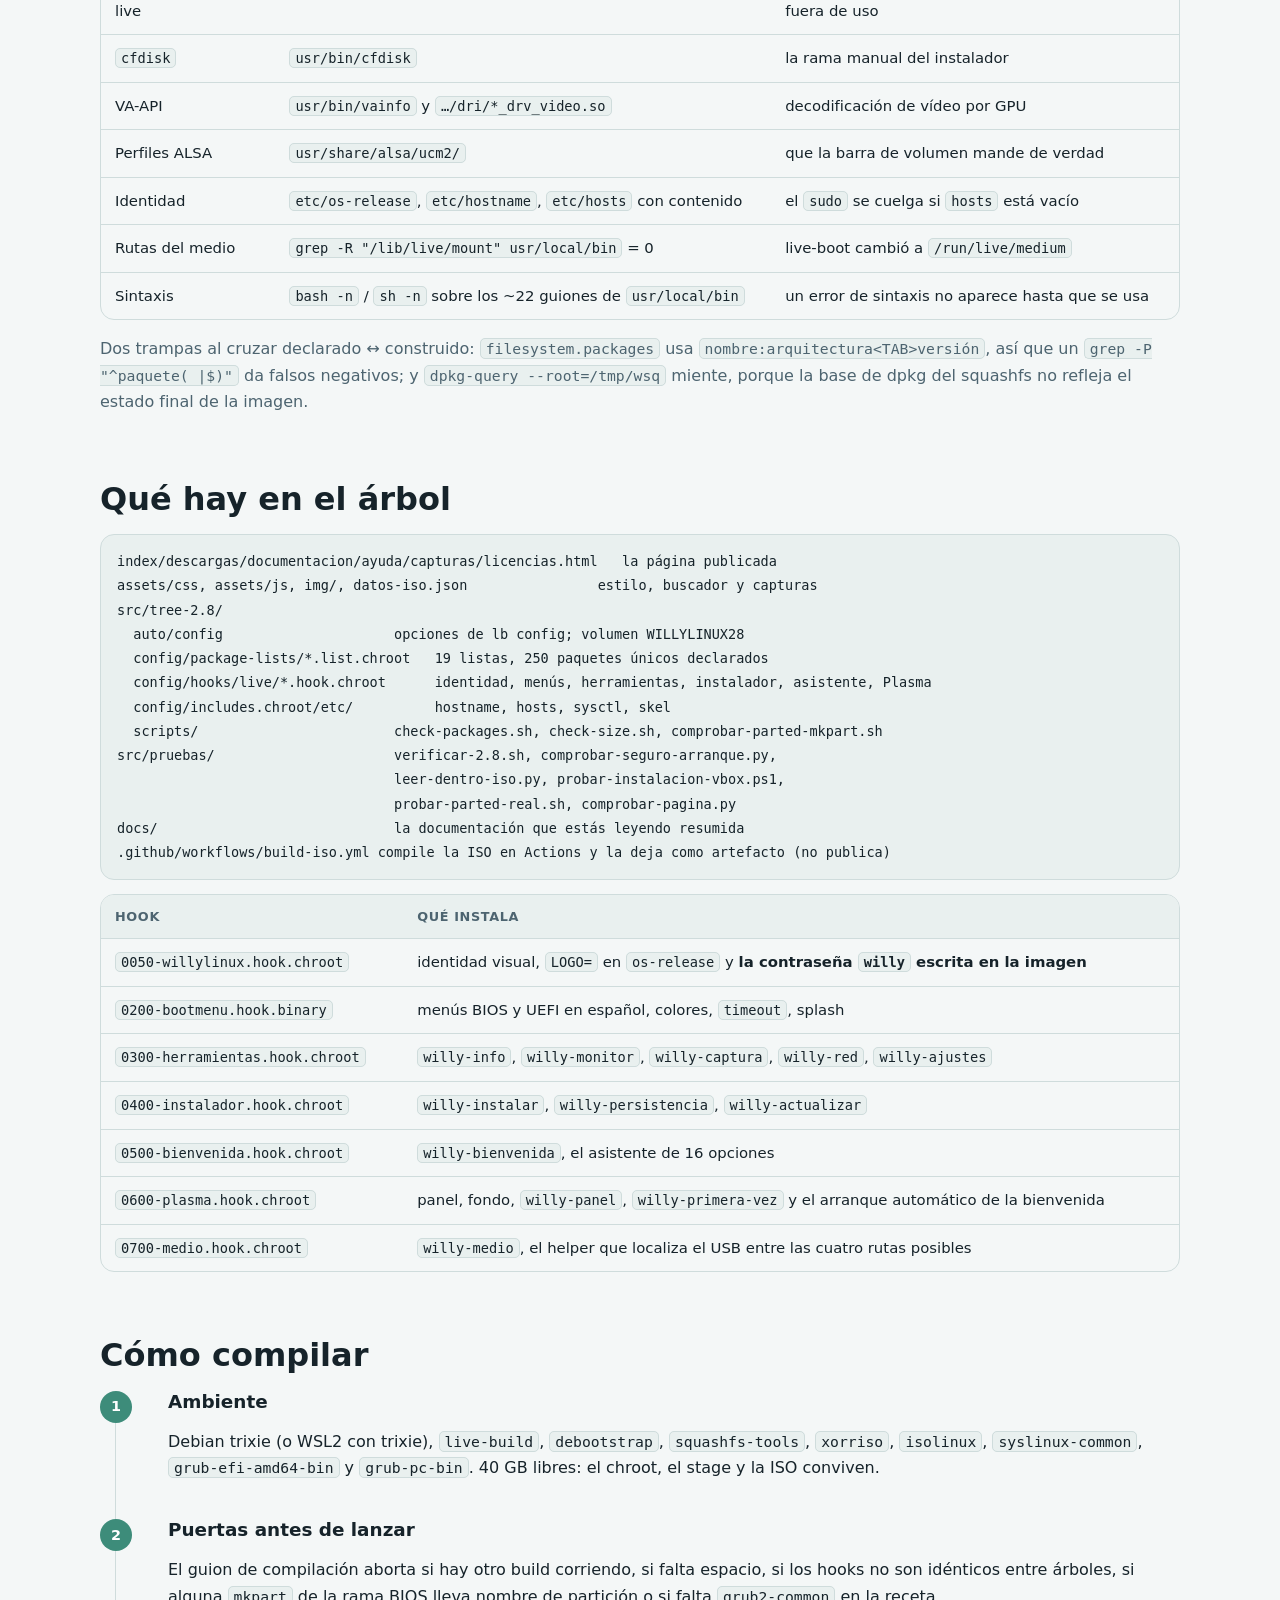
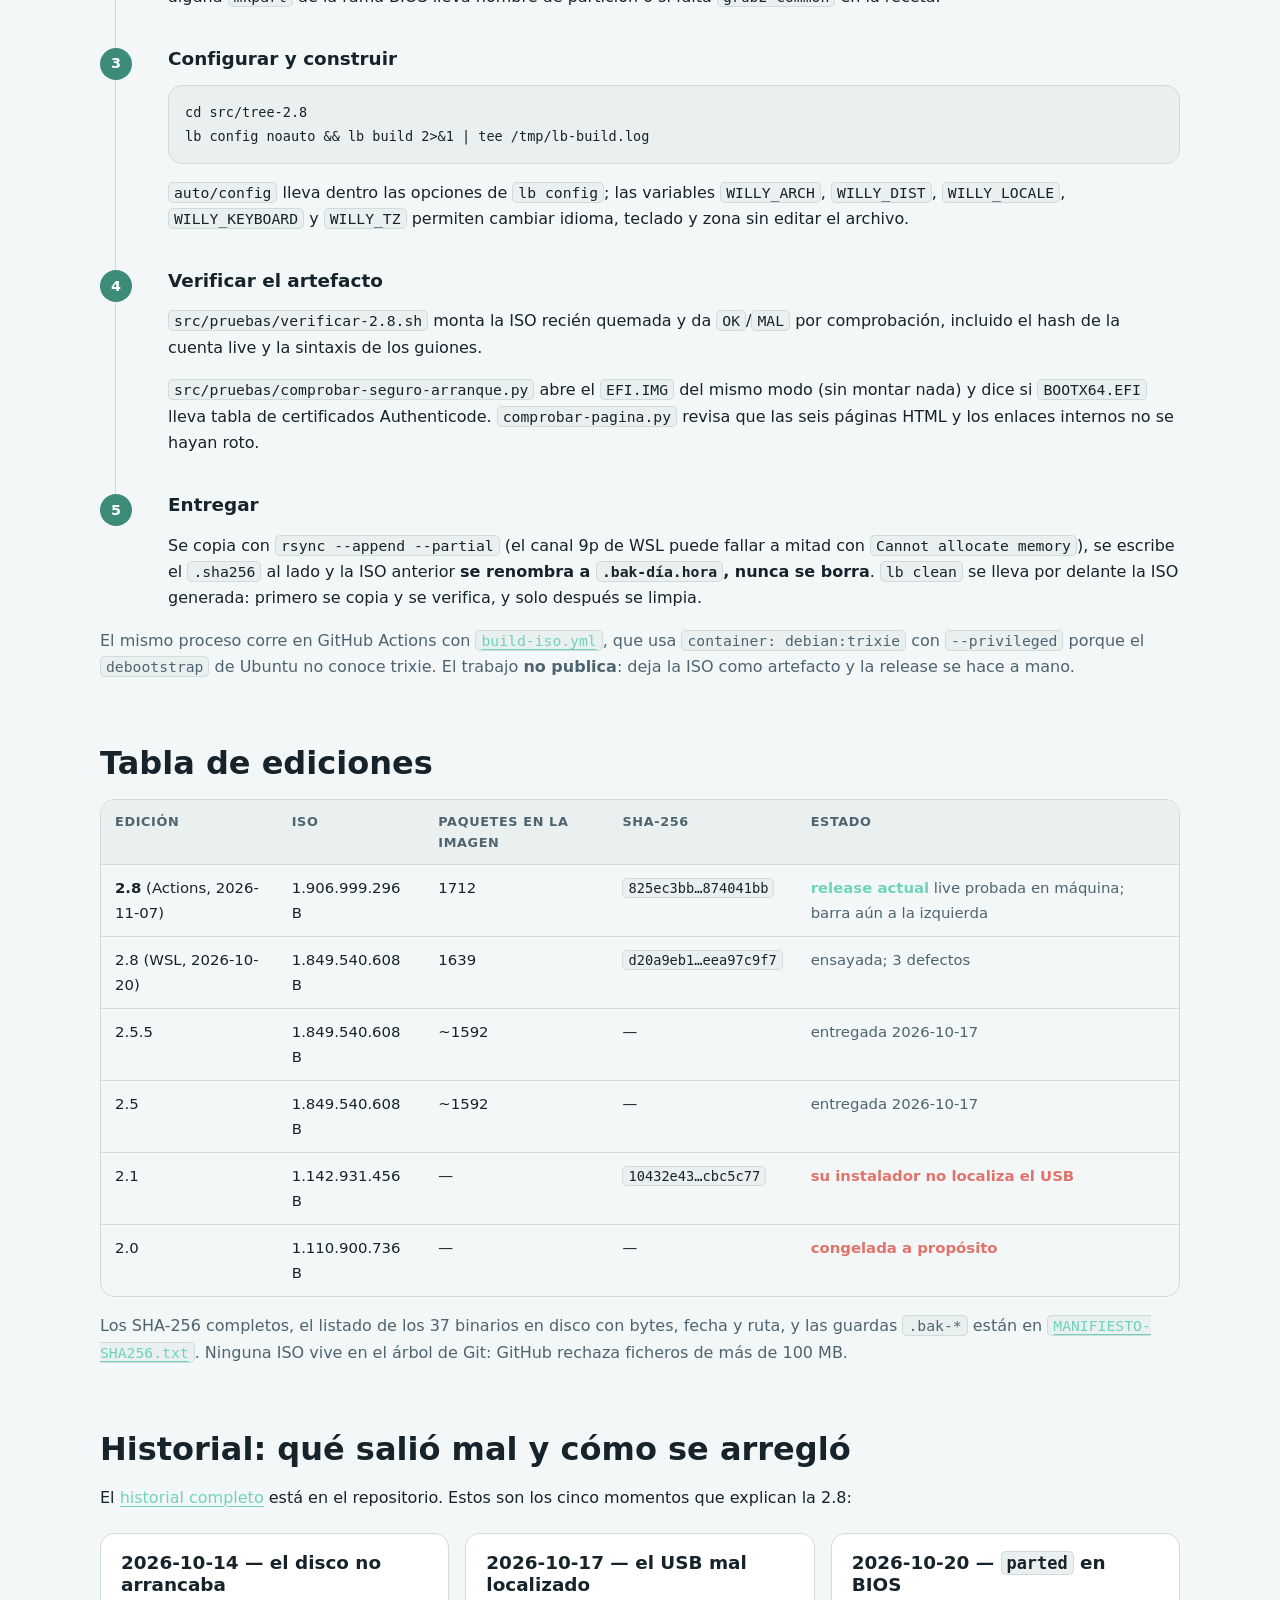
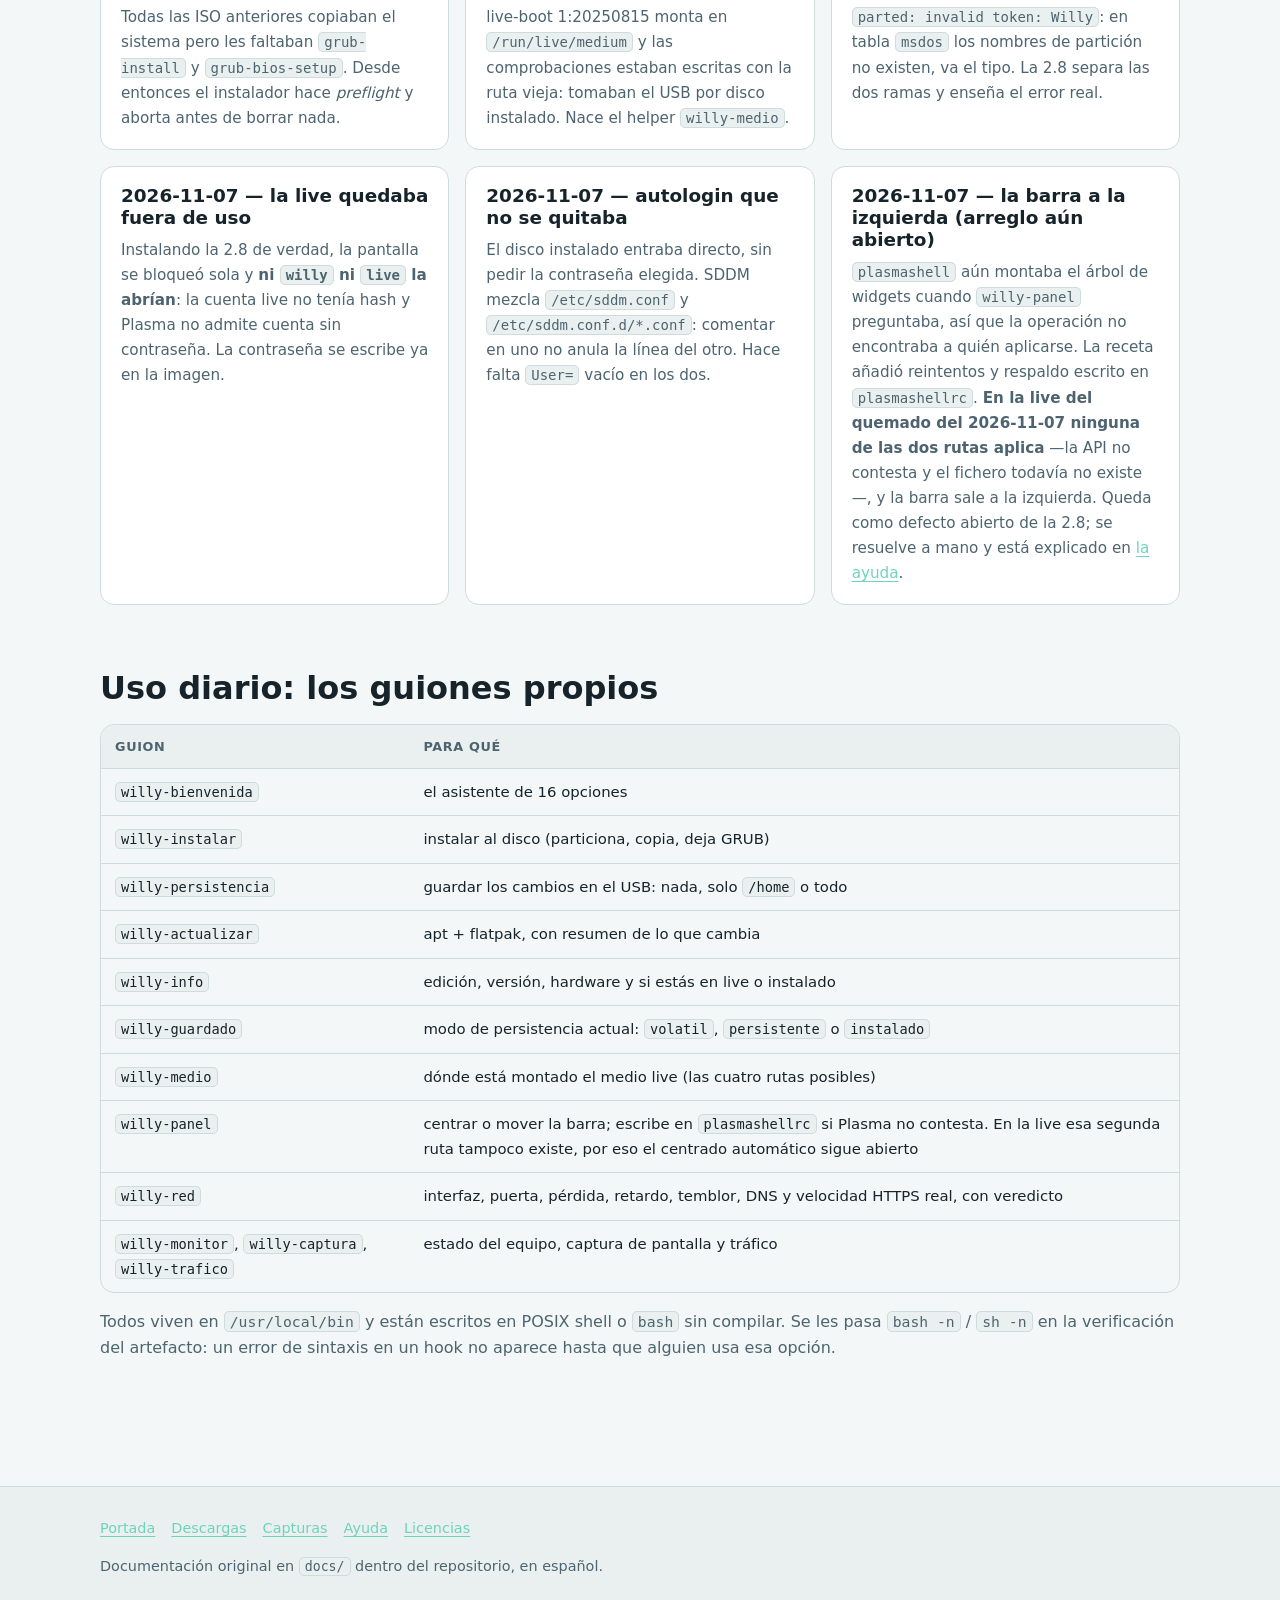
<file: documentacion.html>
<!DOCTYPE html>
<html lang="es">
<head>
<meta charset="utf-8">
<meta name="viewport" content="width=device-width, initial-scale=1">
<title>Documentación de Willy Linux — cómo se construye, qué trae y cómo se verifica</title>
<meta name="description" content="Documentación de Willy Linux: live-build con --apt-recommends false, hooks de personalización, instalador propio, verificación del artefacto montando la ISO, historial de ediciones y cómo compilar.">
<meta name="color-scheme" content="dark light">
<link rel="icon" href="img/logo-128.png">
<link rel="stylesheet" href="assets/css/estilo.css">
</head>
<body data-datos="datos-iso.json">

<header class="cabecera">
  <div class="interior">
    <a class="marca" href="index.html">
      <img src="img/logo-128.png" alt="Logo de Willy Linux (lobito)">
      <span>Willy&nbsp;Linux</span>
    </a>
    <nav class="navegacion" aria-label="Secciones">
      <a href="index.html">Portada</a>
      <a href="descargas.html">Descargas</a>
      <a href="capturas.html">Capturas</a>
      <a href="documentacion.html" aria-current="page">Documentación</a>
      <a href="ayuda.html">Ayuda</a>
      <a href="licencias.html">Licencias</a>
      <a href="https://github.com/ALEX45TMC/WILLY-LINUX-DEBIAN" rel="noopener">GitHub</a>
    </nav>
    <button id="tema" type="button">Tema: auto</button>
  </div>
</header>

<main class="interior">

<section id="indice">
  <h1>Documentación</h1>
  <p>
    El texto completo vive en el repositorio, en <code>docs/</code>, y se mantiene en español.
    Aquí está lo esencial de cada documento, con enlace al original para leerlo entero.
  </p>
  <div class="enlaces">
    <a class="enlace-tarjeta" href="https://github.com/ALEX45TMC/WILLY-LINUX-DEBIAN/blob/main/docs/especificaciones.md" rel="noopener">
      <strong>Especificaciones</strong><span>live-build, arranque, menús, listas de paquetes</span></a>
    <a class="enlace-tarjeta" href="https://github.com/ALEX45TMC/WILLY-LINUX-DEBIAN/blob/main/docs/compilar.md" rel="noopener">
      <strong>Cómo compilar</strong><span>WSL2, live-build, puertas previas</span></a>
    <a class="enlace-tarjeta" href="https://github.com/ALEX45TMC/WILLY-LINUX-DEBIAN/blob/main/docs/verificar-la-iso.md" rel="noopener">
      <strong>Verificar la ISO</strong><span>montar, cruzar declarado ↔ artefacto</span></a>
    <a class="enlace-tarjeta" href="https://github.com/ALEX45TMC/WILLY-LINUX-DEBIAN/blob/main/docs/arranque-e-instalacion.md" rel="noopener">
      <strong>Arranque e instalación</strong><span>requisitos, USB, instalador, persistencia</span></a>
    <a class="enlace-tarjeta" href="https://github.com/ALEX45TMC/WILLY-LINUX-DEBIAN/blob/main/docs/uso-diario.md" rel="noopener">
      <strong>Uso diario</strong><span>guiones propios, bóveda, tienda, actualizaciones</span></a>
    <a class="enlace-tarjeta" href="https://github.com/ALEX45TMC/WILLY-LINUX-DEBIAN/blob/main/docs/ediciones.md" rel="noopener">
      <strong>Tabla de ediciones</strong><span>tamaños, paquetes y SHA-256 de cada ISO</span></a>
    <a class="enlace-tarjeta" href="https://github.com/ALEX45TMC/WILLY-LINUX-DEBIAN/blob/main/docs/historial.md" rel="noopener">
      <strong>Historial</strong><span>qué cambió en cada quemado y qué salió mal</span></a>
    <a class="enlace-tarjeta" href="https://github.com/ALEX45TMC/WILLY-LINUX-DEBIAN/blob/main/docs/licencia.md" rel="noopener">
      <strong>Licencia</strong><span>qué se puede hacer con la imagen</span></a>
  </div>
</section>

<section id="recomendaciones">
  <h2>La decisión que lo explica casi todo: <code>--apt-recommends false</code></h2>
  <p>
    Con las recomendaciones activadas, una live de Plasma se dispara de tamaño y arrastra samba,
    servicios y dependencias que los equipos objetivo no necesitan. Apagándolas,
    <strong>cada paquete que entra en la ISO está escrito a mano</strong> en
    <code>config/package-lists/*.list.chroot</code> y el control del tamaño es exacto.
  </p>
  <p>El precio es una familia de defectos que hay que conocer:</p>
  <div class="aviso">
    <p>Si un paquete necesita un <em>Recommends</em> para funcionar y nadie lo escribió,
    <strong>la ISO compila bien, arranca bien y falla en un detalle</strong>. Pasó, documentado, con:</p>
    <ul>
      <li><code>pipewire-audio</code> → la barra de volumen no subía nada;</li>
      <li><code>alsa-ucm-conf</code> / <code>alsa-topology-conf</code> → sin perfiles de portátil;</li>
      <li>los 6 paquetes VA-API → vídeo decodificado en el procesador;</li>
      <li><code>grub2-common</code> y <code>grub-pc</code> → <strong>el disco instalado no arrancaba</strong>
      (todas las ISO anteriores al 2026-10-14);</li>
      <li><code>desktop-file-utils</code> → lo instalado de Flathub no aparecía en el menú;</li>
      <li><code>libcanberra-pulse</code> → sin pitido al cambiar el volumen;</li>
      <li><code>fdisk</code> → <code>cfdisk</code> no estaba y la rama manual del instalador no arrancaba.</li>
    </ul>
  </div>
  <p>
    Por eso existe un barrido sistemático: para cada paquete declarado se listan sus
    <code>Recommends</code> con <code>apt-cache show</code> y se comprueba cuáles no están en la
    imagen. Y por eso <code>scripts/check-packages.sh</code> corre <em>antes</em> de compilar, como
    puerta del build.
  </p>
</section>

<section id="verificar">
  <h2>Verificar sin fiarse del log</h2>
  <p>
    Regla del proyecto: <code>P: Build completed successfully</code> no significa que la ISO esté
    bien. En todos los defectos graves encontrados, el build había terminado limpio. La única prueba
    válida es <strong>montar la imagen y mirar dentro</strong>.
  </p>
  <pre><code>sudo mount -o loop,ro willylinux-v2.8-kde-amd64.iso /mnt/willy
sudo mount -o loop,ro /mnt/willy/live/filesystem.squashfs /tmp/wsq</code></pre>
  <div class="tabla-envoltura">
    <table>
      <thead><tr><th>Comprobar</th><th>Dentro del squashfs</th><th>Por qué</th></tr></thead>
      <tbody>
        <tr><td>GRUB del instalador</td><td><code>usr/sbin/grub-install</code>, <code>grub-bios-setup</code>, <code>usr/bin/efibootmgr</code></td><td>sin ellos el disco instalado no arranca</td></tr>
        <tr><td>Módulos GRUB</td><td><code>usr/lib/grub/i386-pc/</code> y <code>usr/lib/grub/x86_64-efi/</code></td><td>uno por cada modo de arranque</td></tr>
        <tr><td>Contraseña de la live</td><td><code>etc/shadow</code>, campo 2 del uid 1000 empezando por <code>$</code></td><td>sin hash, el bloqueo de Plasma deja la sesión fuera de uso</td></tr>
        <tr><td><code>cfdisk</code></td><td><code>usr/bin/cfdisk</code></td><td>la rama manual del instalador</td></tr>
        <tr><td>VA-API</td><td><code>usr/bin/vainfo</code> y <code>…/dri/*_drv_video.so</code></td><td>decodificación de vídeo por GPU</td></tr>
        <tr><td>Perfiles ALSA</td><td><code>usr/share/alsa/ucm2/</code></td><td>que la barra de volumen mande de verdad</td></tr>
        <tr><td>Identidad</td><td><code>etc/os-release</code>, <code>etc/hostname</code>, <code>etc/hosts</code> con contenido</td><td>el <code>sudo</code> se cuelga si <code>hosts</code> está vacío</td></tr>
        <tr><td>Rutas del medio</td><td><code>grep -R "/lib/live/mount" usr/local/bin</code> = 0</td><td>live-boot cambió a <code>/run/live/medium</code></td></tr>
        <tr><td>Sintaxis</td><td><code>bash -n</code> / <code>sh -n</code> sobre los ~22 guiones de <code>usr/local/bin</code></td><td>un error de sintaxis no aparece hasta que se usa</td></tr>
      </tbody>
    </table>
  </div>
  <p class="reg">
    Dos trampas al cruzar declarado ↔ construido: <code>filesystem.packages</code> usa
    <code>nombre:arquitectura&lt;TAB&gt;versión</code>, así que un <code>grep -P "^paquete( |$)"</code>
    da falsos negativos; y <code>dpkg-query --root=/tmp/wsq</code> miente, porque la base de dpkg del
    squashfs no refleja el estado final de la imagen.
  </p>
</section>

<section id="arbol">
  <h2>Qué hay en el árbol</h2>
  <pre><code>index/descargas/documentacion/ayuda/capturas/licencias.html   la página publicada
assets/css, assets/js, img/, datos-iso.json                estilo, buscador y capturas
src/tree-2.8/
  auto/config                     opciones de lb config; volumen WILLYLINUX28
  config/package-lists/*.list.chroot   19 listas, 250 paquetes únicos declarados
  config/hooks/live/*.hook.chroot      identidad, menús, herramientas, instalador, asistente, Plasma
  config/includes.chroot/etc/          hostname, hosts, sysctl, skel
  scripts/                        check-packages.sh, check-size.sh, comprobar-parted-mkpart.sh
src/pruebas/                      verificar-2.8.sh, comprobar-seguro-arranque.py,
                                  leer-dentro-iso.py, probar-instalacion-vbox.ps1,
                                  probar-parted-real.sh, comprobar-pagina.py
docs/                             la documentación que estás leyendo resumida
.github/workflows/build-iso.yml compile la ISO en Actions y la deja como artefacto (no publica)</code></pre>
  <div class="tabla-envoltura">
    <table>
      <thead><tr><th>Hook</th><th>Qué instala</th></tr></thead>
      <tbody>
        <tr><td><code>0050-willylinux.hook.chroot</code></td><td>identidad visual, <code>LOGO=</code> en <code>os-release</code> y <strong>la contraseña <code>willy</code> escrita en la imagen</strong></td></tr>
        <tr><td><code>0200-bootmenu.hook.binary</code></td><td>menús BIOS y UEFI en español, colores, <code>timeout</code>, splash</td></tr>
        <tr><td><code>0300-herramientas.hook.chroot</code></td><td><code>willy-info</code>, <code>willy-monitor</code>, <code>willy-captura</code>, <code>willy-red</code>, <code>willy-ajustes</code></td></tr>
        <tr><td><code>0400-instalador.hook.chroot</code></td><td><code>willy-instalar</code>, <code>willy-persistencia</code>, <code>willy-actualizar</code></td></tr>
        <tr><td><code>0500-bienvenida.hook.chroot</code></td><td><code>willy-bienvenida</code>, el asistente de 16 opciones</td></tr>
        <tr><td><code>0600-plasma.hook.chroot</code></td><td>panel, fondo, <code>willy-panel</code>, <code>willy-primera-vez</code> y el arranque automático de la bienvenida</td></tr>
        <tr><td><code>0700-medio.hook.chroot</code></td><td><code>willy-medio</code>, el helper que localiza el USB entre las cuatro rutas posibles</td></tr>
      </tbody>
    </table>
  </div>
</section>

<section id="compilar">
  <h2>Cómo compilar</h2>
  <ol class="pasos">
    <li>
      <h3>Ambiente</h3>
      <p>Debian trixie (o WSL2 con trixie), <code>live-build</code>, <code>debootstrap</code>,
      <code>squashfs-tools</code>, <code>xorriso</code>, <code>isolinux</code>,
      <code>syslinux-common</code>, <code>grub-efi-amd64-bin</code> y <code>grub-pc-bin</code>.
      40 GB libres: el chroot, el stage y la ISO conviven.</p>
    </li>
    <li>
      <h3>Puertas antes de lanzar</h3>
      <p>El guion de compilación aborta si hay otro build corriendo, si falta espacio, si los hooks
      no son idénticos entre árboles, si alguna <code>mkpart</code> de la rama BIOS lleva nombre de
      partición o si falta <code>grub2-common</code> en la receta.</p>
    </li>
    <li>
      <h3>Configurar y construir</h3>
      <pre><code>cd src/tree-2.8
lb config noauto &amp;&amp; lb build 2&gt;&amp;1 | tee /tmp/lb-build.log</code></pre>
      <p><code>auto/config</code> lleva dentro las opciones de <code>lb config</code>; las variables
      <code>WILLY_ARCH</code>, <code>WILLY_DIST</code>, <code>WILLY_LOCALE</code>,
      <code>WILLY_KEYBOARD</code> y <code>WILLY_TZ</code> permiten cambiar idioma, teclado y zona sin
      editar el archivo.</p>
    </li>
    <li>
      <h3>Verificar el artefacto</h3>
      <p><code>src/pruebas/verificar-2.8.sh</code> monta la ISO recién quemada y da
      <code>OK</code>/<code>MAL</code> por comprobación, incluido el hash de la cuenta live y la
      sintaxis de los guiones.</p>
      <p><code>src/pruebas/comprobar-seguro-arranque.py</code> abre el <code>EFI.IMG</code> del mismo
      modo (sin montar nada) y dice si <code>BOOTX64.EFI</code> lleva tabla de certificados
      Authenticode. <code>comprobar-pagina.py</code> revisa que las seis páginas HTML y los enlaces
      internos no se hayan roto.</p>
    </li>
    <li>
      <h3>Entregar</h3>
      <p>Se copia con <code>rsync --append --partial</code> (el canal 9p de WSL puede fallar a mitad
      con <code>Cannot allocate memory</code>), se escribe el <code>.sha256</code> al lado y la ISO
      anterior <strong>se renombra a <code>.bak-día.hora</code>, nunca se borra</strong>.
      <code>lb clean</code> se lleva por delante la ISO generada: primero se copia y se verifica, y
      solo después se limpia.</p>
    </li>
  </ol>
  <p class="reg">
    El mismo proceso corre en GitHub Actions con
    <a href="https://github.com/ALEX45TMC/WILLY-LINUX-DEBIAN/actions/workflows/build-iso.yml" rel="noopener"><code>build-iso.yml</code></a>,
    que usa <code>container: debian:trixie</code> con <code>--privileged</code> porque el
    <code>debootstrap</code> de Ubuntu no conoce trixie. El trabajo <strong>no publica</strong>: deja
    la ISO como artefacto y la release se hace a mano.
  </p>
</section>

<section id="ediciones">
  <h2>Tabla de ediciones</h2>
  <div class="tabla-envoltura">
    <table>
      <thead><tr><th>Edición</th><th>ISO</th><th>Paquetes en la imagen</th><th>SHA-256</th><th>Estado</th></tr></thead>
      <tbody>
        <tr><td><strong>2.8</strong> (Actions, 2026-11-07)</td><td>1.906.999.296 B</td><td>1712</td><td><code>825ec3bb…874041bb</code></td><td><span class="siy">release actual</span> <span class="reg">live probada en máquina; barra aún a la izquierda</span></td></tr>
        <tr><td>2.8 (WSL, 2026-10-20)</td><td>1.849.540.608 B</td><td>1639</td><td><code>d20a9eb1…eea97c9f7</code></td><td><span class="reg">ensayada; 3 defectos</span></td></tr>
        <tr><td>2.5.5</td><td>1.849.540.608 B</td><td>~1592</td><td>—</td><td><span class="reg">entregada 2026-10-17</span></td></tr>
        <tr><td>2.5</td><td>1.849.540.608 B</td><td>~1592</td><td>—</td><td><span class="reg">entregada 2026-10-17</span></td></tr>
        <tr><td>2.1</td><td>1.142.931.456 B</td><td>—</td><td><code>10432e43…cbc5c77</code></td><td><span class="no">su instalador no localiza el USB</span></td></tr>
        <tr><td>2.0</td><td>1.110.900.736 B</td><td>—</td><td>—</td><td><span class="no">congelada a propósito</span></td></tr>
      </tbody>
    </table>
  </div>
  <p class="reg">
    Los SHA-256 completos, el listado de los 37 binarios en disco con bytes, fecha y ruta, y las
    guardas <code>.bak-*</code> están en
    <a href="https://github.com/ALEX45TMC/WILLY-LINUX-DEBIAN/blob/main/MANIFIESTO-SHA256.txt" rel="noopener"><code>MANIFIESTO-SHA256.txt</code></a>.
    Ninguna ISO vive en el árbol de Git: GitHub rechaza ficheros de más de 100 MB.
  </p>
</section>

<section id="historial">
  <h2>Historial: qué salió mal y cómo se arregló</h2>
  <p>
    El <a href="https://github.com/ALEX45TMC/WILLY-LINUX-DEBIAN/blob/main/docs/historial.md" rel="noopener">historial completo</a>
    está en el repositorio. Estos son los cinco momentos que explican la 2.8:
  </p>
  <div class="grid">
    <div class="tarjeta">
      <h3>2026-10-14 — el disco no arrancaba</h3>
      <p>Todas las ISO anteriores copiaban el sistema pero les faltaban <code>grub-install</code> y
      <code>grub-bios-setup</code>. Desde entonces el instalador hace <em>preflight</em> y aborta
      antes de borrar nada.</p>
    </div>
    <div class="tarjeta">
      <h3>2026-10-17 — el USB mal localizado</h3>
      <p>live-boot 1:20250815 monta en <code>/run/live/medium</code> y las comprobaciones estaban
      escritas con la ruta vieja: tomaban el USB por disco instalado. Nace el helper
      <code>willy-medio</code>.</p>
    </div>
    <div class="tarjeta">
      <h3>2026-10-20 — <code>parted</code> en BIOS</h3>
      <p><code>parted: invalid token: Willy</code>: en tabla <code>msdos</code> los nombres de
      partición no existen, va el tipo. La 2.8 separa las dos ramas y enseña el error real.</p>
    </div>
    <div class="tarjeta">
      <h3>2026-11-07 — la live quedaba fuera de uso</h3>
      <p>Instalando la 2.8 de verdad, la pantalla se bloqueó sola y <strong>ni <code>willy</code> ni
      <code>live</code> la abrían</strong>: la cuenta live no tenía hash y Plasma no admite cuenta sin
      contraseña. La contraseña se escribe ya en la imagen.</p>
    </div>
    <div class="tarjeta">
      <h3>2026-11-07 — autologin que no se quitaba</h3>
      <p>El disco instalado entraba directo, sin pedir la contraseña elegida. SDDM mezcla
      <code>/etc/sddm.conf</code> y <code>/etc/sddm.conf.d/*.conf</code>: comentar en uno no anula la
      línea del otro. Hace falta <code>User=</code> vacío en los dos.</p>
    </div>
    <div class="tarjeta">
      <h3>2026-11-07 — la barra a la izquierda (arreglo aún abierto)</h3>
      <p><code>plasmashell</code> aún montaba el árbol de widgets cuando <code>willy-panel</code>
      preguntaba, así que la operación no encontraba a quién aplicarse. La receta añadió reintentos
      y respaldo escrito en <code>plasmashellrc</code>. <strong>En la live del quemado del
      2026-11-07 ninguna de las dos rutas aplica</strong> —la API no contesta y el fichero todavía no
      existe—, y la barra sale a la izquierda. Queda como defecto abierto de la 2.8; se resuelve a
      mano y está explicado en
      <a href="ayuda.html#panel-izquierda">la ayuda</a>.</p>
    </div>
  </div>
</section>

<section id="uso">
  <h2>Uso diario: los guiones propios</h2>
  <div class="tabla-envoltura">
    <table>
      <thead><tr><th>Guion</th><th>Para qué</th></tr></thead>
      <tbody>
        <tr><td><code>willy-bienvenida</code></td><td>el asistente de 16 opciones</td></tr>
        <tr><td><code>willy-instalar</code></td><td>instalar al disco (particiona, copia, deja GRUB)</td></tr>
        <tr><td><code>willy-persistencia</code></td><td>guardar los cambios en el USB: nada, solo <code>/home</code> o todo</td></tr>
        <tr><td><code>willy-actualizar</code></td><td>apt + flatpak, con resumen de lo que cambia</td></tr>
        <tr><td><code>willy-info</code></td><td>edición, versión, hardware y si estás en live o instalado</td></tr>
        <tr><td><code>willy-guardado</code></td><td>modo de persistencia actual: <code>volatil</code>, <code>persistente</code> o <code>instalado</code></td></tr>
        <tr><td><code>willy-medio</code></td><td>dónde está montado el medio live (las cuatro rutas posibles)</td></tr>
        <tr><td><code>willy-panel</code></td><td>centrar o mover la barra; escribe en <code>plasmashellrc</code> si Plasma no contesta. En la live esa segunda ruta tampoco existe, por eso el centrado automático sigue abierto</td></tr>
        <tr><td><code>willy-red</code></td><td>interfaz, puerta, pérdida, retardo, temblor, DNS y velocidad HTTPS real, con veredicto</td></tr>
        <tr><td><code>willy-monitor</code>, <code>willy-captura</code>, <code>willy-trafico</code></td><td>estado del equipo, captura de pantalla y tráfico</td></tr>
      </tbody>
    </table>
  </div>
  <p class="reg">
    Todos viven en <code>/usr/local/bin</code> y están escritos en POSIX shell o <code>bash</code>
    sin compilar. Se les pasa <code>bash -n</code> / <code>sh -n</code> en la verificación del
    artefacto: un error de sintaxis en un hook no aparece hasta que alguien usa esa opción.
  </p>
</section>

</main>

<footer class="pie">
  <div class="interior">
    <nav aria-label="Pie">
      <a href="index.html">Portada</a>
      <a href="descargas.html">Descargas</a>
      <a href="capturas.html">Capturas</a>
      <a href="ayuda.html">Ayuda</a>
      <a href="licencias.html">Licencias</a>
    </nav>
    <p>Documentación original en <code>docs/</code> dentro del repositorio, en español.</p>
  </div>
</footer>

<script src="assets/js/main.js"></script>
</body>
</html>
</file>
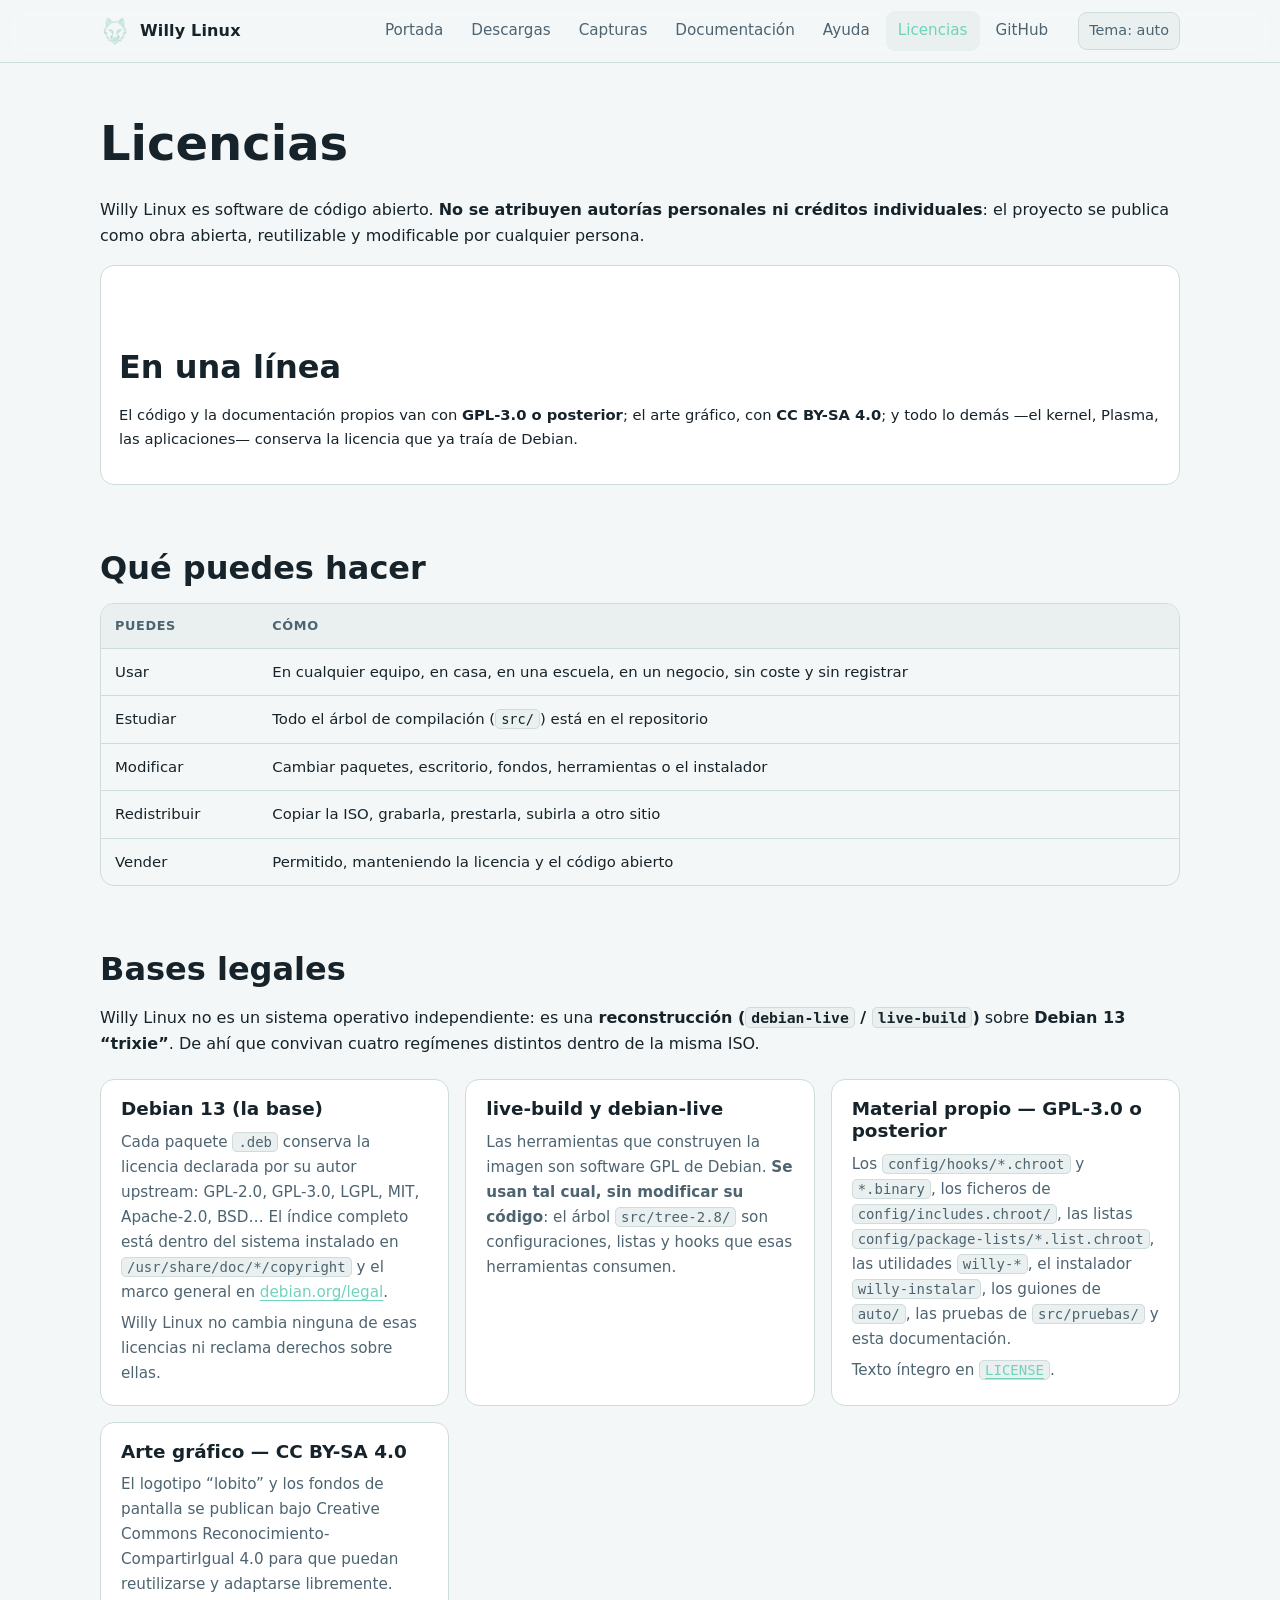
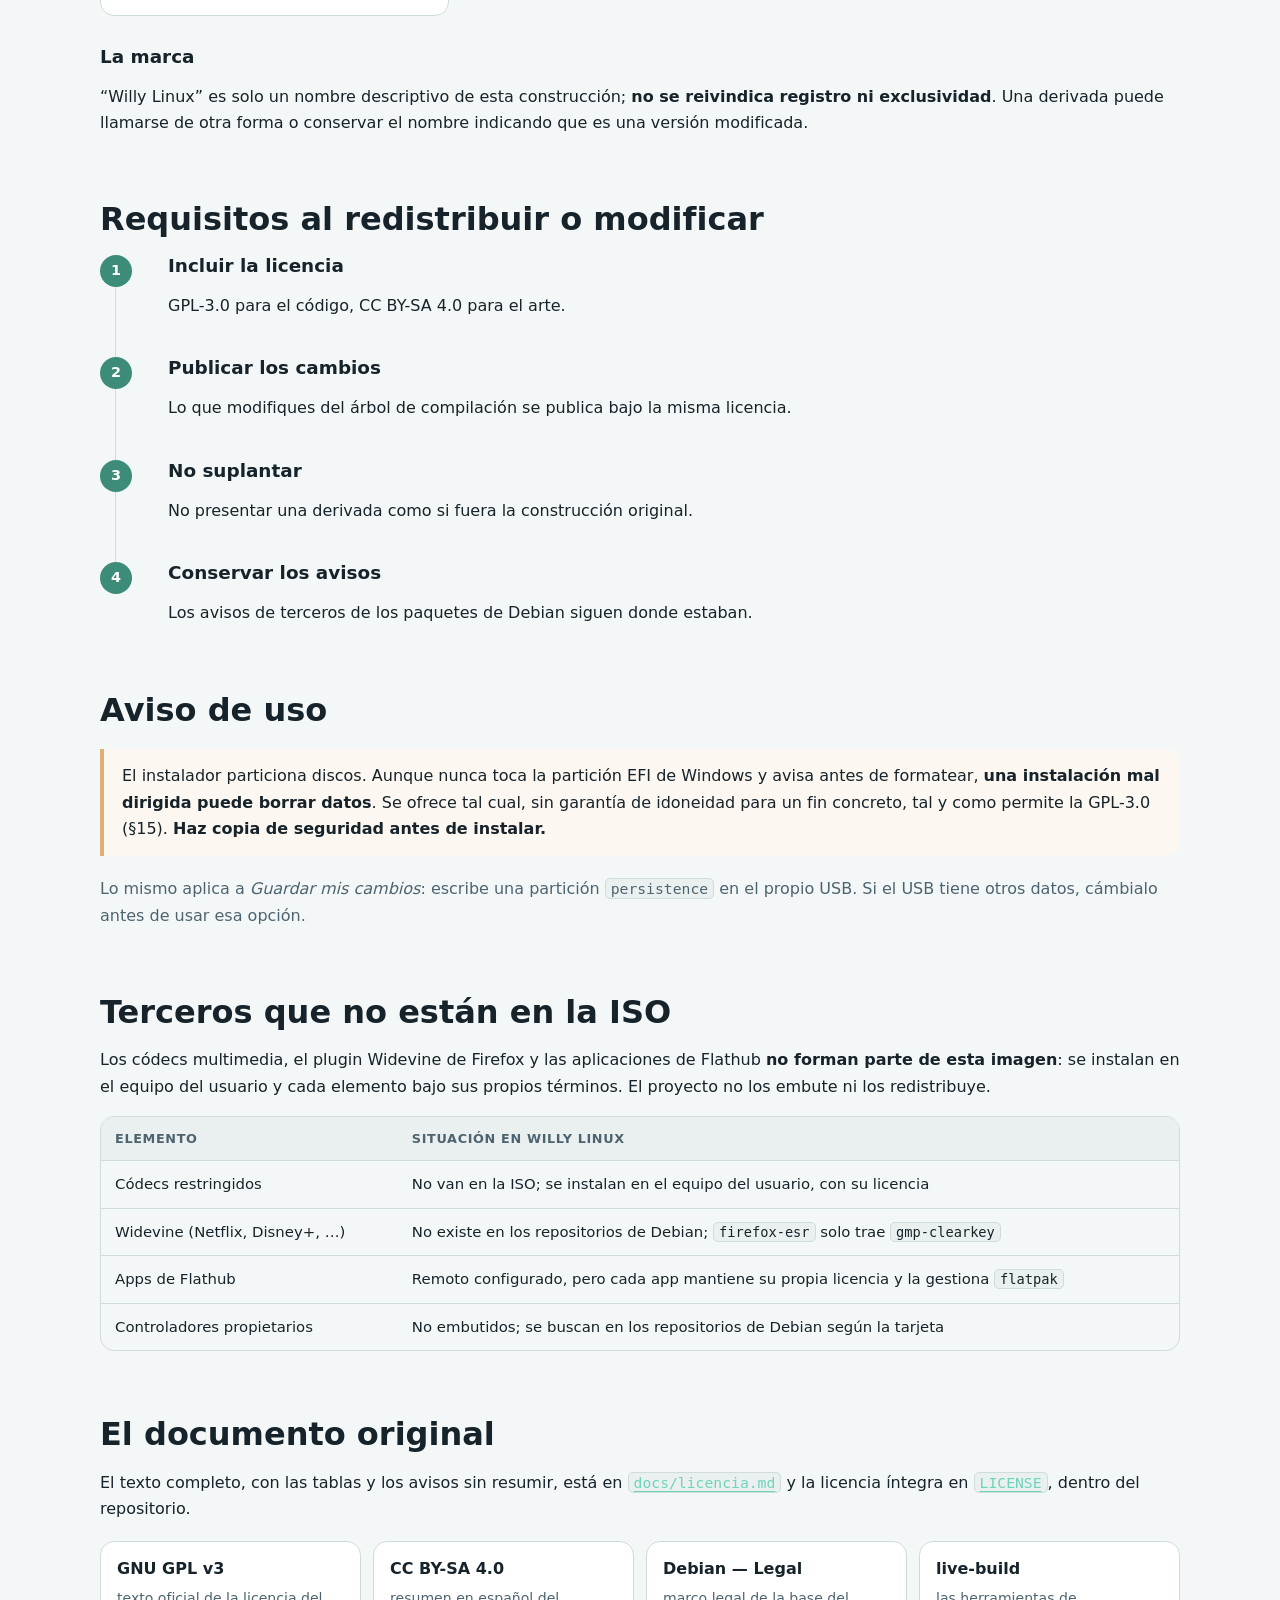
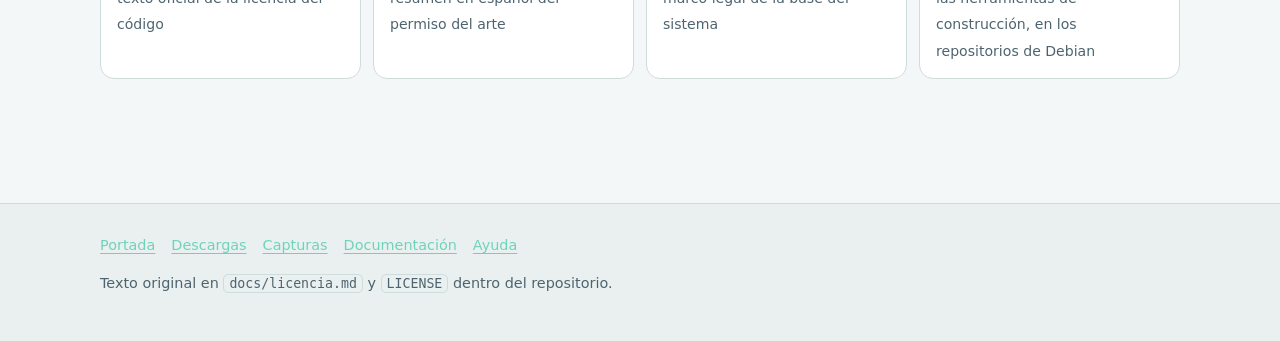
<file: licencias.html>
<!DOCTYPE html>
<html lang="es">
<head>
<meta charset="utf-8">
<meta name="viewport" content="width=device-width, initial-scale=1">
<title>Licencias de Willy Linux — GPL-3.0, CC BY-SA 4.0 y qué aporta Debian</title>
<meta name="description" content="Licencias de Willy Linux: el material propio bajo GPL-3.0 o posterior, el arte bajo CC BY-SA 4.0, la base Debian 13 con sus propias licencias, qué puedes hacer con la ISO y qué debes conservar al redistribuirla.">
<meta name="color-scheme" content="dark light">
<link rel="icon" href="img/logo-128.png">
<link rel="stylesheet" href="assets/css/estilo.css">
</head>
<body data-datos="datos-iso.json">

<header class="cabecera">
  <div class="interior">
    <a class="marca" href="index.html">
      <img src="img/logo-128.png" alt="Logo de Willy Linux (lobito)">
      <span>Willy&nbsp;Linux</span>
    </a>
    <nav class="navegacion" aria-label="Secciones">
      <a href="index.html">Portada</a>
      <a href="descargas.html">Descargas</a>
      <a href="capturas.html">Capturas</a>
      <a href="documentacion.html">Documentación</a>
      <a href="ayuda.html">Ayuda</a>
      <a href="licencias.html" aria-current="page">Licencias</a>
      <a href="https://github.com/ALEX45TMC/WILLY-LINUX-DEBIAN" rel="noopener">GitHub</a>
    </nav>
    <button id="tema" type="button">Tema: auto</button>
  </div>
</header>

<main class="interior">

<section id="resumen">
  <h1>Licencias</h1>
  <p>
    Willy Linux es software de código abierto. <strong>No se atribuyen autorías personales ni créditos
    individuales</strong>: el proyecto se publica como obra abierta, reutilizable y modificable por
    cualquier persona.
  </p>
  <div class="sello">
    <h2>En una línea</h2>
    <p>
      El código y la documentación propios van con <strong>GPL-3.0 o posterior</strong>; el arte gráfico,
      con <strong>CC BY-SA 4.0</strong>; y todo lo demás —el kernel, Plasma, las aplicaciones— conserva
      la licencia que ya traía de Debian.
    </p>
  </div>
</section>

<section id="puedes">
  <h2>Qué puedes hacer</h2>
  <div class="tabla-envoltura">
    <table>
      <thead><tr><th>Puedes</th><th>Cómo</th></tr></thead>
      <tbody>
        <tr><td>Usar</td><td>En cualquier equipo, en casa, en una escuela, en un negocio, sin coste y sin registrar</td></tr>
        <tr><td>Estudiar</td><td>Todo el árbol de compilación (<code>src/</code>) está en el repositorio</td></tr>
        <tr><td>Modificar</td><td>Cambiar paquetes, escritorio, fondos, herramientas o el instalador</td></tr>
        <tr><td>Redistribuir</td><td>Copiar la ISO, grabarla, prestarla, subirla a otro sitio</td></tr>
        <tr><td>Vender</td><td>Permitido, manteniendo la licencia y el código abierto</td></tr>
      </tbody>
    </table>
  </div>
</section>

<section id="bases">
  <h2>Bases legales</h2>
  <p>
    Willy Linux no es un sistema operativo independiente: es una <strong>reconstrucción
    (<code>debian-live</code> / <code>live-build</code>)</strong> sobre <strong>Debian 13 “trixie”</strong>.
    De ahí que convivan cuatro regímenes distintos dentro de la misma ISO.
  </p>
  <div class="grid">
    <div class="tarjeta">
      <h3>Debian 13 (la base)</h3>
      <p>
        Cada paquete <code>.deb</code> conserva la licencia declarada por su autor upstream: GPL-2.0,
        GPL-3.0, LGPL, MIT, Apache-2.0, BSD… El índice completo está dentro del sistema instalado en
        <code>/usr/share/doc/*/copyright</code> y el marco general en
        <a href="https://www.debian.org/legal/" rel="noopener">debian.org/legal</a>.
      </p>
      <p class="reg">Willy Linux no cambia ninguna de esas licencias ni reclama derechos sobre ellas.</p>
    </div>
    <div class="tarjeta">
      <h3>live-build y debian-live</h3>
      <p>
        Las herramientas que construyen la imagen son software GPL de Debian. <strong>Se usan tal
        cual, sin modificar su código</strong>: el árbol <code>src/tree-2.8/</code> son configuraciones,
        listas y hooks que esas herramientas consumen.
      </p>
    </div>
    <div class="tarjeta">
      <h3>Material propio — GPL-3.0 o posterior</h3>
      <p>
        Los <code>config/hooks/*.chroot</code> y <code>*.binary</code>, los ficheros de
        <code>config/includes.chroot/</code>, las listas <code>config/package-lists/*.list.chroot</code>,
        las utilidades <code>willy-*</code>, el instalador <code>willy-instalar</code>, los guiones de
        <code>auto/</code>, las pruebas de <code>src/pruebas/</code> y esta documentación.
      </p>
      <p>
        Texto íntegro en
        <a href="https://github.com/ALEX45TMC/WILLY-LINUX-DEBIAN/blob/main/LICENSE" rel="noopener"><code>LICENSE</code></a>.
      </p>
    </div>
    <div class="tarjeta">
      <h3>Arte gráfico — CC BY-SA 4.0</h3>
      <p>
        El logotipo “lobito” y los fondos de pantalla se publican bajo Creative Commons
        Reconocimiento-CompartirIgual 4.0 para que puedan reutilizarse y adaptarse libremente.
      </p>
    </div>
  </div>

  <h3>La marca</h3>
  <p>
    “Willy Linux” es solo un nombre descriptivo de esta construcción; <strong>no se reivindica registro
    ni exclusividad</strong>. Una derivada puede llamarse de otra forma o conservar el nombre indicando
    que es una versión modificada.
  </p>
</section>

<section id="redistribuir">
  <h2>Requisitos al redistribuir o modificar</h2>
  <ol class="pasos">
    <li><h3>Incluir la licencia</h3><p>GPL-3.0 para el código, CC BY-SA 4.0 para el arte.</p></li>
    <li><h3>Publicar los cambios</h3><p>Lo que modifiques del árbol de compilación se publica bajo la misma licencia.</p></li>
    <li><h3>No suplantar</h3><p>No presentar una derivada como si fuera la construcción original.</p></li>
    <li><h3>Conservar los avisos</h3><p>Los avisos de terceros de los paquetes de Debian siguen donde estaban.</p></li>
  </ol>
</section>

<section id="aviso-uso">
  <h2>Aviso de uso</h2>
  <div class="aviso">
    <p>
      El instalador particiona discos. Aunque nunca toca la partición EFI de Windows y avisa antes de
      formatear, <strong>una instalación mal dirigida puede borrar datos</strong>. Se ofrece tal cual,
      sin garantía de idoneidad para un fin concreto, tal y como permite la GPL-3.0 (§15).
      <strong>Haz copia de seguridad antes de instalar.</strong>
    </p>
  </div>
  <p class="reg">
    Lo mismo aplica a <em>Guardar mis cambios</em>: escribe una partición <code>persistence</code> en el
    propio USB. Si el USB tiene otros datos, cámbialo antes de usar esa opción.
  </p>
</section>

<section id="terceros">
  <h2>Terceros que no están en la ISO</h2>
  <p>
    Los códecs multimedia, el plugin Widevine de Firefox y las aplicaciones de Flathub
    <strong>no forman parte de esta imagen</strong>: se instalan en el equipo del usuario y cada elemento
    bajo sus propios términos. El proyecto no los embute ni los redistribuye.
  </p>
  <div class="tabla-envoltura">
    <table>
      <thead><tr><th>Elemento</th><th>Situación en Willy Linux</th></tr></thead>
      <tbody>
        <tr><td>Códecs restringidos</td><td>No van en la ISO; se instalan en el equipo del usuario, con su licencia</td></tr>
        <tr><td>Widevine (Netflix, Disney+, …)</td><td>No existe en los repositorios de Debian; <code>firefox-esr</code> solo trae <code>gmp-clearkey</code></td></tr>
        <tr><td>Apps de Flathub</td><td>Remoto configurado, pero cada app mantiene su propia licencia y la gestiona <code>flatpak</code></td></tr>
        <tr><td>Controladores propietarios</td><td>No embutidos; se buscan en los repositorios de Debian según la tarjeta</td></tr>
      </tbody>
    </table>
  </div>
</section>

<section id="documento">
  <h2>El documento original</h2>
  <p>
    El texto completo, con las tablas y los avisos sin resumir, está en
    <a href="https://github.com/ALEX45TMC/WILLY-LINUX-DEBIAN/blob/main/docs/licencia.md" rel="noopener"><code>docs/licencia.md</code></a>
    y la licencia íntegra en
    <a href="https://github.com/ALEX45TMC/WILLY-LINUX-DEBIAN/blob/main/LICENSE" rel="noopener"><code>LICENSE</code></a>,
    dentro del repositorio.
  </p>
  <div class="enlaces">
    <a class="enlace-tarjeta" href="https://www.gnu.org/licenses/gpl-3.0.html" rel="noopener">
      <strong>GNU GPL v3</strong><span>texto oficial de la licencia del código</span></a>
    <a class="enlace-tarjeta" href="https://creativecommons.org/licenses/by-sa/4.0/deed.es" rel="noopener">
      <strong>CC BY-SA 4.0</strong><span>resumen en español del permiso del arte</span></a>
    <a class="enlace-tarjeta" href="https://www.debian.org/legal/" rel="noopener">
      <strong>Debian — Legal</strong><span>marco legal de la base del sistema</span></a>
    <a class="enlace-tarjeta" href="https://packages.debian.org/trixie/live-build" rel="noopener">
      <strong>live-build</strong><span>las herramientas de construcción, en los repositorios de Debian</span></a>
  </div>
</section>

</main>

<footer class="pie">
  <div class="interior">
    <nav aria-label="Pie">
      <a href="index.html">Portada</a>
      <a href="descargas.html">Descargas</a>
      <a href="capturas.html">Capturas</a>
      <a href="documentacion.html">Documentación</a>
      <a href="ayuda.html">Ayuda</a>
    </nav>
    <p>Texto original en <code>docs/licencia.md</code> y <code>LICENSE</code> dentro del repositorio.</p>
  </div>
</footer>

<script src="assets/js/main.js"></script>
</body>
</html>
</file>
<file: assets/css/estilo.css>
/* Willy Linux — hoja de estilos de la página pública.
   Sin dependencias externas: ni fuentes web, ni CDN, ni frameworks. */

:root {
  --verde: #3d8c7a;
  --verde-claro: #6fd3bb;
  --verde-oscuro: #1f5a4c;
  --fondo: #0f1518;
  --fondo-2: #151d21;
  --tarjeta: #1a2429;
  --borde: #2a3a41;
  --texto: #e7eef0;
  --texto-suave: #a9bcc2;
  --peligro: #e0736b;
  --aviso: #e0b073;
  --ok: #6fd3bb;
  --radio: 14px;
  --ancho: 1120px;
}

@media (prefers-color-scheme: light) {
  :root {
    --fondo: #f4f7f7;
    --fondo-2: #e9f0ef;
    --tarjeta: #ffffff;
    --borde: #cfdcdc;
    --texto: #16232a;
    --texto-suave: #4d6470;
  }
}

/* El botón de tema fuerza el esquema, así que el claro es una clase, no solo media query. */
html.claro {
  --fondo: #f4f7f7;
  --fondo-2: #e9f0ef;
  --tarjeta: #ffffff;
  --borde: #cfdcdc;
  --texto: #16232a;
  --texto-suave: #4d6470;
}

* { box-sizing: border-box; }

html { scroll-behavior: smooth; }

body {
  margin: 0;
  background: var(--fondo);
  color: var(--texto);
  font: 16px/1.65 system-ui, "Segoe UI", Roboto, "Noto Sans", "Helvetica Neue", Arial, sans-serif;
  -webkit-text-size-adjust: 100%;
}

a { color: var(--verde-claro); text-decoration-thickness: 1px; text-underline-offset: 3px; }
a:hover { color: var(--verde); }

img { max-width: 100%; height: auto; display: block; }

code, pre, kbd, samp {
  font-family: "Hack", "DejaVu Sans Mono", "Cascadia Mono", Consolas, monospace;
  font-size: 0.92em;
}

code {
  background: var(--fondo-2);
  border: 1px solid var(--borde);
  border-radius: 5px;
  padding: 1px 5px;
}

pre {
  background: var(--fondo-2);
  border: 1px solid var(--borde);
  border-radius: var(--radio);
  padding: 14px 16px;
  overflow: auto;
}

pre code { background: none; border: 0; padding: 0; }

kbd {
  background: var(--tarjeta);
  border: 1px solid var(--borde);
  border-bottom-width: 2px;
  border-radius: 6px;
  padding: 1px 6px;
}

h1, h2, h3 { line-height: 1.2; margin: 0 0 .5em; }
h1 { font-size: clamp(1.9rem, 1.2rem + 2.6vw, 3rem); }
h2 { font-size: clamp(1.4rem, 1rem + 1.4vw, 2rem); margin-top: 2em; }
h3 { font-size: 1.15rem; margin-top: 1.6em; }

/* ---------- cabecera ---------- */

.cabecera {
  position: sticky;
  top: 0;
  z-index: 20;
  background: color-mix(in srgb, var(--fondo) 88%, transparent);
  backdrop-filter: blur(10px);
  border-bottom: 1px solid var(--borde);
}

.cabecera .interior,
main.interior,
.pie .interior {
  max-width: var(--ancho);
  margin: 0 auto;
  padding: 0 20px;
}

.cabecera .interior {
  display: flex;
  align-items: center;
  gap: 18px;
  height: 62px;
}

.marca {
  display: flex;
  align-items: center;
  gap: 10px;
  font-weight: 700;
  letter-spacing: .01em;
  color: var(--texto);
  text-decoration: none;
  white-space: nowrap;
}

.marca img { width: 30px; height: 30px; border-radius: 7px; }

.navegacion {
  display: flex;
  gap: 4px;
  margin-left: auto;
  overflow-x: auto;
  scrollbar-width: none;
}
.navegacion::-webkit-scrollbar { display: none; }

.navegacion a {
  color: var(--texto-suave);
  text-decoration: none;
  padding: 7px 12px;
  border-radius: 9px;
  font-size: .95rem;
  white-space: nowrap;
}
.navegacion a:hover { color: var(--texto); background: var(--fondo-2); }
.navegacion a[aria-current="page"] { color: var(--verde-claro); background: var(--fondo-2); }

#tema {
  background: var(--fondo-2);
  border: 1px solid var(--borde);
  color: var(--texto-suave);
  border-radius: 9px;
  padding: 6px 10px;
  cursor: pointer;
  font: inherit;
  font-size: .9rem;
}
#tema:hover { color: var(--texto); }

/* ---------- portada ---------- */

.portada {
  background:
    radial-gradient(1000px 420px at 12% -10%, color-mix(in srgb, var(--verde) 26%, transparent), transparent 70%),
    radial-gradient(700px 320px at 92% 0%, color-mix(in srgb, var(--verde-claro) 14%, transparent), transparent 70%),
    var(--fondo-2);
  border-bottom: 1px solid var(--borde);
  padding: 56px 0 48px;
}

.portada .interior { max-width: var(--ancho); margin: 0 auto; padding: 0 20px; }

.portada .fila {
  display: grid;
  grid-template-columns: 1.15fr .85fr;
  gap: 40px;
  align-items: center;
}

@media (max-width: 900px) { .portada .fila { grid-template-columns: 1fr; } }

.eyebrow {
  display: inline-flex;
  align-items: center;
  gap: 8px;
  font-size: .85rem;
  letter-spacing: .09em;
  text-transform: uppercase;
  color: var(--verde-claro);
  margin-bottom: 10px;
}

.portada p.lema { font-size: 1.12rem; color: var(--texto-suave); max-width: 58ch; }

.botones { display: flex; flex-wrap: wrap; gap: 12px; margin: 26px 0 10px; }

.boton {
  display: inline-flex;
  align-items: center;
  gap: 8px;
  background: var(--verde);
  color: #fff;
  border: 1px solid transparent;
  border-radius: 11px;
  padding: 12px 20px;
  font-weight: 650;
  font-size: 1rem;
  text-decoration: none;
}
.boton:hover { background: var(--verde-oscuro); color: #fff; }

.boton.secundario {
  background: transparent;
  border-color: var(--borde);
  color: var(--texto);
}
.boton.secundario:hover { border-color: var(--verde); color: var(--verde-claro); background: var(--fondo); }

.datos-portada {
  display: grid;
  grid-template-columns: repeat(2, 1fr);
  gap: 12px 22px;
  margin-top: 28px;
  font-size: .95rem;
}
.datos-portada dt { color: var(--texto-suave); font-size: .82rem; letter-spacing: .04em; text-transform: uppercase; }
.datos-portada dd { margin: 2px 0 0; font-weight: 600; }

.sello {
  background: var(--tarjeta);
  border: 1px solid var(--borde);
  border-radius: var(--radio);
  padding: 18px;
  font-size: .92rem;
}
.sello .fila-sello { display: flex; align-items: center; gap: 14px; }
.sello img { width: 64px; height: 64px; border-radius: 12px; }
.sello .nombre { font-weight: 700; font-size: 1.05rem; }
.sello .sub { color: var(--texto-suave); }
.sello dl { display: grid; grid-template-columns: auto 1fr; gap: 4px 12px; margin: 14px 0 0; }
.sello dt { color: var(--texto-suave); }
.sello dd { margin: 0; text-align: right; font-variant-numeric: tabular-nums; }
.sello .hash {
  margin-top: 12px;
  font-size: .76rem;
  word-break: break-all;
  color: var(--texto-suave);
  background: var(--fondo-2);
  border: 1px dashed var(--borde);
  border-radius: 8px;
  padding: 8px 10px;
}

/* ---------- secciones ---------- */

section { margin: 44px 0; }

.grid {
  display: grid;
  grid-template-columns: repeat(auto-fit, minmax(268px, 1fr));
  gap: 16px;
  margin-top: 22px;
}

.tarjeta {
  background: var(--tarjeta);
  border: 1px solid var(--borde);
  border-radius: var(--radio);
  padding: 18px 20px;
}
.tarjeta h3 { margin-top: 0; }
.tarjeta p { margin: .4em 0 0; color: var(--texto-suave); font-size: .95rem; }
.tarjeta .num {
  display: inline-block;
  font-size: .78rem;
  font-weight: 700;
  color: var(--verde-claro);
  background: color-mix(in srgb, var(--verde) 16%, transparent);
  border-radius: 6px;
  padding: 2px 7px;
  margin-bottom: 8px;
}

/* ---------- tablas ---------- */

.tabla-envoltura { overflow-x: auto; border: 1px solid var(--borde); border-radius: var(--radio); }

table {
  width: 100%;
  border-collapse: collapse;
  font-size: .93rem;
  min-width: 640px;
}

th, td {
  text-align: left;
  padding: 11px 14px;
  border-bottom: 1px solid var(--borde);
  vertical-align: top;
}

thead th {
  background: var(--fondo-2);
  font-size: .8rem;
  letter-spacing: .05em;
  text-transform: uppercase;
  color: var(--texto-suave);
  position: sticky;
  top: 0;
}

tbody tr:last-child td { border-bottom: 0; }
tbody tr:hover { background: color-mix(in srgb, var(--verde) 7%, transparent); }
td code { white-space: nowrap; }

.siy { color: var(--ok); font-weight: 600; }
.no { color: var(--peligro); font-weight: 600; }
.reg { color: var(--texto-suave); }

/* ---------- capturas ---------- */

.galeria {
  display: grid;
  grid-template-columns: repeat(auto-fill, minmax(300px, 1fr));
  gap: 18px;
  margin-top: 22px;
}

.figura { margin: 0; }
.figura {
  background: var(--tarjeta);
  border: 1px solid var(--borde);
  border-radius: var(--radio);
  overflow: hidden;
}
.figura img { width: 100%; aspect-ratio: 16 / 10; object-fit: cover; }
.figura figcaption { padding: 12px 14px; font-size: .88rem; color: var(--texto-suave); }

/* ---------- avisos ---------- */

.aviso, .bueno, .malo {
  border-left: 4px solid var(--aviso);
  background: color-mix(in srgb, var(--aviso) 10%, var(--tarjeta));
  border-radius: 0 var(--radio) var(--radio) 0;
  padding: 14px 18px;
  margin: 20px 0;
}
.bueno { border-left-color: var(--ok); background: color-mix(in srgb, var(--ok) 10%, var(--tarjeta)); }
.malo { border-left-color: var(--peligro); background: color-mix(in srgb, var(--peligro) 10%, var(--tarjeta)); }
.aviso > :first-child, .bueno > :first-child, .malo > :first-child { margin-top: 0; }
.aviso > :last-child, .bueno > :last-child, .malo > :last-child { margin-bottom: 0; }

/* ---------- acordeón de ayuda ---------- */

.detalles {
  border: 1px solid var(--borde);
  border-radius: var(--radio);
  background: var(--tarjeta);
  margin: 10px 0;
  overflow: hidden;
}
.detalles > summary {
  cursor: pointer;
  padding: 14px 18px;
  font-weight: 600;
  list-style: none;
}
.detalles > summary::-webkit-details-marker { display: none; }
.detalles > summary::before { content: "›"; color: var(--verde-claro); margin-right: 10px; font-weight: 700; }
.detalles[open] > summary::before { content: "▾"; }
.detalles[open] > summary { border-bottom: 1px solid var(--borde); }
.detalles .cuerpo { padding: 6px 18px 16px; color: var(--texto); }
.detalles .cuerpo > :first-child { margin-top: 10px; }

/* ---------- pasos ---------- */

.pasos { counter-reset: paso; list-style: none; padding: 0; }
.pasos > li {
  counter-increment: paso;
  position: relative;
  padding: 0 0 22px 52px;
  border-left: 1px solid var(--borde);
  margin-left: 15px;
}
.pasos > li:last-child { border-left-color: transparent; padding-bottom: 0; }
.pasos > li::before {
  content: counter(paso);
  position: absolute;
  left: -16px;
  top: 0;
  width: 32px;
  height: 32px;
  border-radius: 50%;
  background: var(--verde);
  color: #fff;
  font-weight: 700;
  font-size: .9rem;
  display: grid;
  place-items: center;
}
.pasos h3 { margin: 0 0 .3em; }

/* ---------- enlaces rápidos ---------- */

.enlaces {
  display: grid;
  grid-template-columns: repeat(auto-fit, minmax(220px, 1fr));
  gap: 12px;
  margin-top: 18px;
}
.enlace-tarjeta {
  display: block;
  background: var(--tarjeta);
  border: 1px solid var(--borde);
  border-radius: var(--radio);
  padding: 14px 16px;
  text-decoration: none;
  color: var(--texto);
}
.enlace-tarjeta:hover { border-color: var(--verde); color: var(--texto); }
.enlace-tarjeta strong { display: block; margin-bottom: 3px; }
.enlace-tarjeta span { color: var(--texto-suave); font-size: .88rem; }

/* ---------- pie ---------- */

.pie {
  border-top: 1px solid var(--borde);
  background: var(--fondo-2);
  margin-top: 60px;
  padding: 30px 0;
  color: var(--texto-suave);
  font-size: .9rem;
}
.pie .interior { max-width: var(--ancho); margin: 0 auto; padding: 0 20px; }
.pie nav { display: flex; flex-wrap: wrap; gap: 16px; margin-bottom: 14px; }

main.interior { padding-top: 8px; padding-bottom: 20px; }

.cinta {
  display: inline-block;
  font-size: .78rem;
  font-weight: 700;
  letter-spacing: .05em;
  text-transform: uppercase;
  border-radius: 999px;
  padding: 3px 12px;
  border: 1px solid var(--borde);
  color: var(--texto-suave);
}
.cinta.viva { color: var(--verde-claro); border-color: color-mix(in srgb, var(--verde) 45%, var(--borde)); }
.cinta.atencion { color: var(--aviso); border-color: color-mix(in srgb, var(--aviso) 45%, var(--borde)); }

/* ---------- ayuda: buscador e índice ---------- */

.buscador {
  display: flex;
  flex-wrap: wrap;
  align-items: center;
  gap: 14px;
  margin: 18px 0 8px;
}
.buscador input[type="search"] {
  flex: 1 1 260px;
  min-width: 220px;
  font: inherit;
  color: inherit;
  background: var(--tarjeta);
  border: 1px solid var(--borde);
  border-radius: 999px;
  padding: 11px 18px;
}
.buscador input[type="search"]:focus-visible {
  outline: 2px solid var(--verde);
  outline-offset: 2px;
}
.buscador .recuento { color: var(--texto-suave); font-size: .9rem; }

.indice {
  display: flex;
  flex-wrap: wrap;
  gap: 8px;
  margin: 6px 0 26px;
}
.indice a {
  border: 1px solid var(--borde);
  border-radius: 999px;
  padding: 5px 14px;
  font-size: .9rem;
  text-decoration: none;
  color: var(--texto-suave);
  background: var(--tarjeta);
}
.indice a:hover { color: var(--verde-claro); border-color: var(--verde); }
.indice a.activa { color: var(--fondo); background: var(--verde-claro); border-color: var(--verde-claro); font-weight: 600; }

.detalles > summary .cinta { margin-left: 10px; vertical-align: 2px; }

@media (max-width: 640px) {
  .cabecera .interior { height: auto; flex-wrap: wrap; padding: 10px 16px; gap: 10px; }
  .navegacion { width: 100%; margin-left: 0; }
  .datos-portada { grid-template-columns: 1fr 1fr; }
}

@media print {
  .cabecera, .pie, #tema, .botones { display: none; }
  body { background: #fff; color: #000; }
}
</file>
